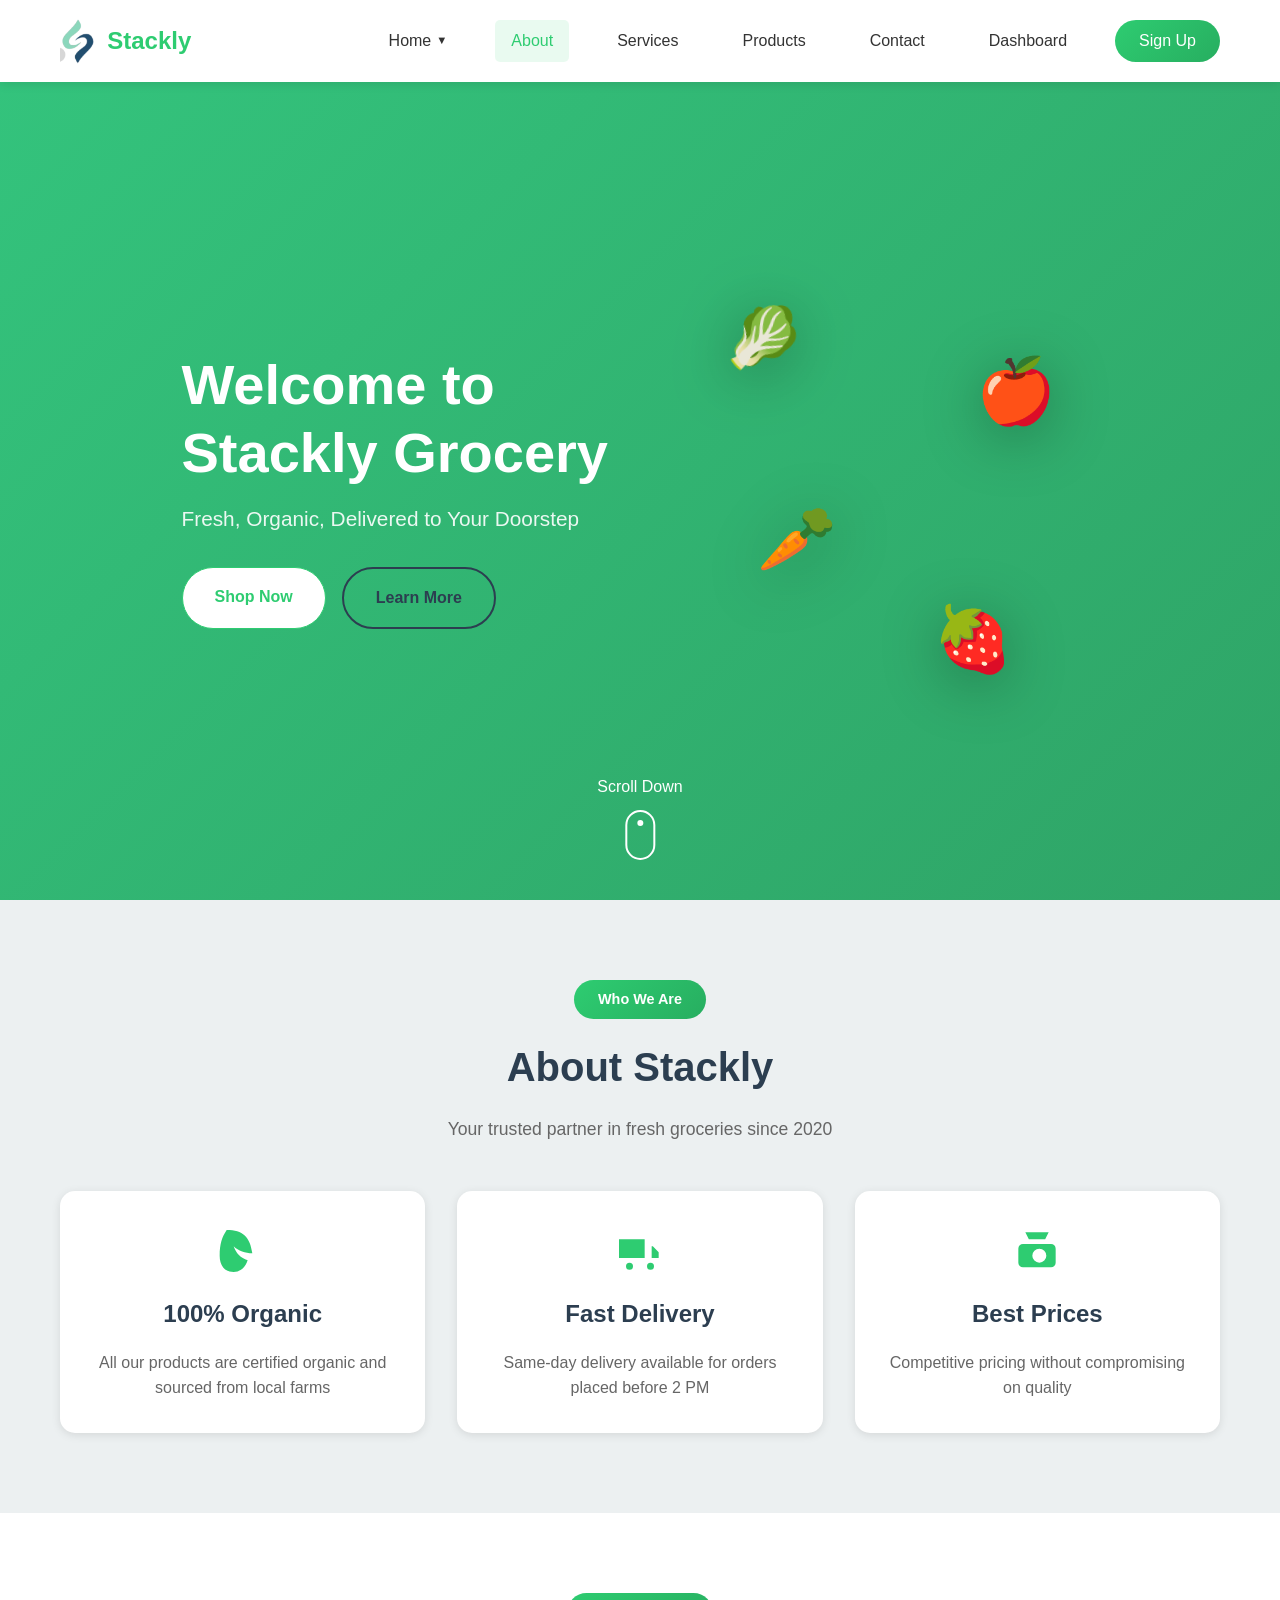
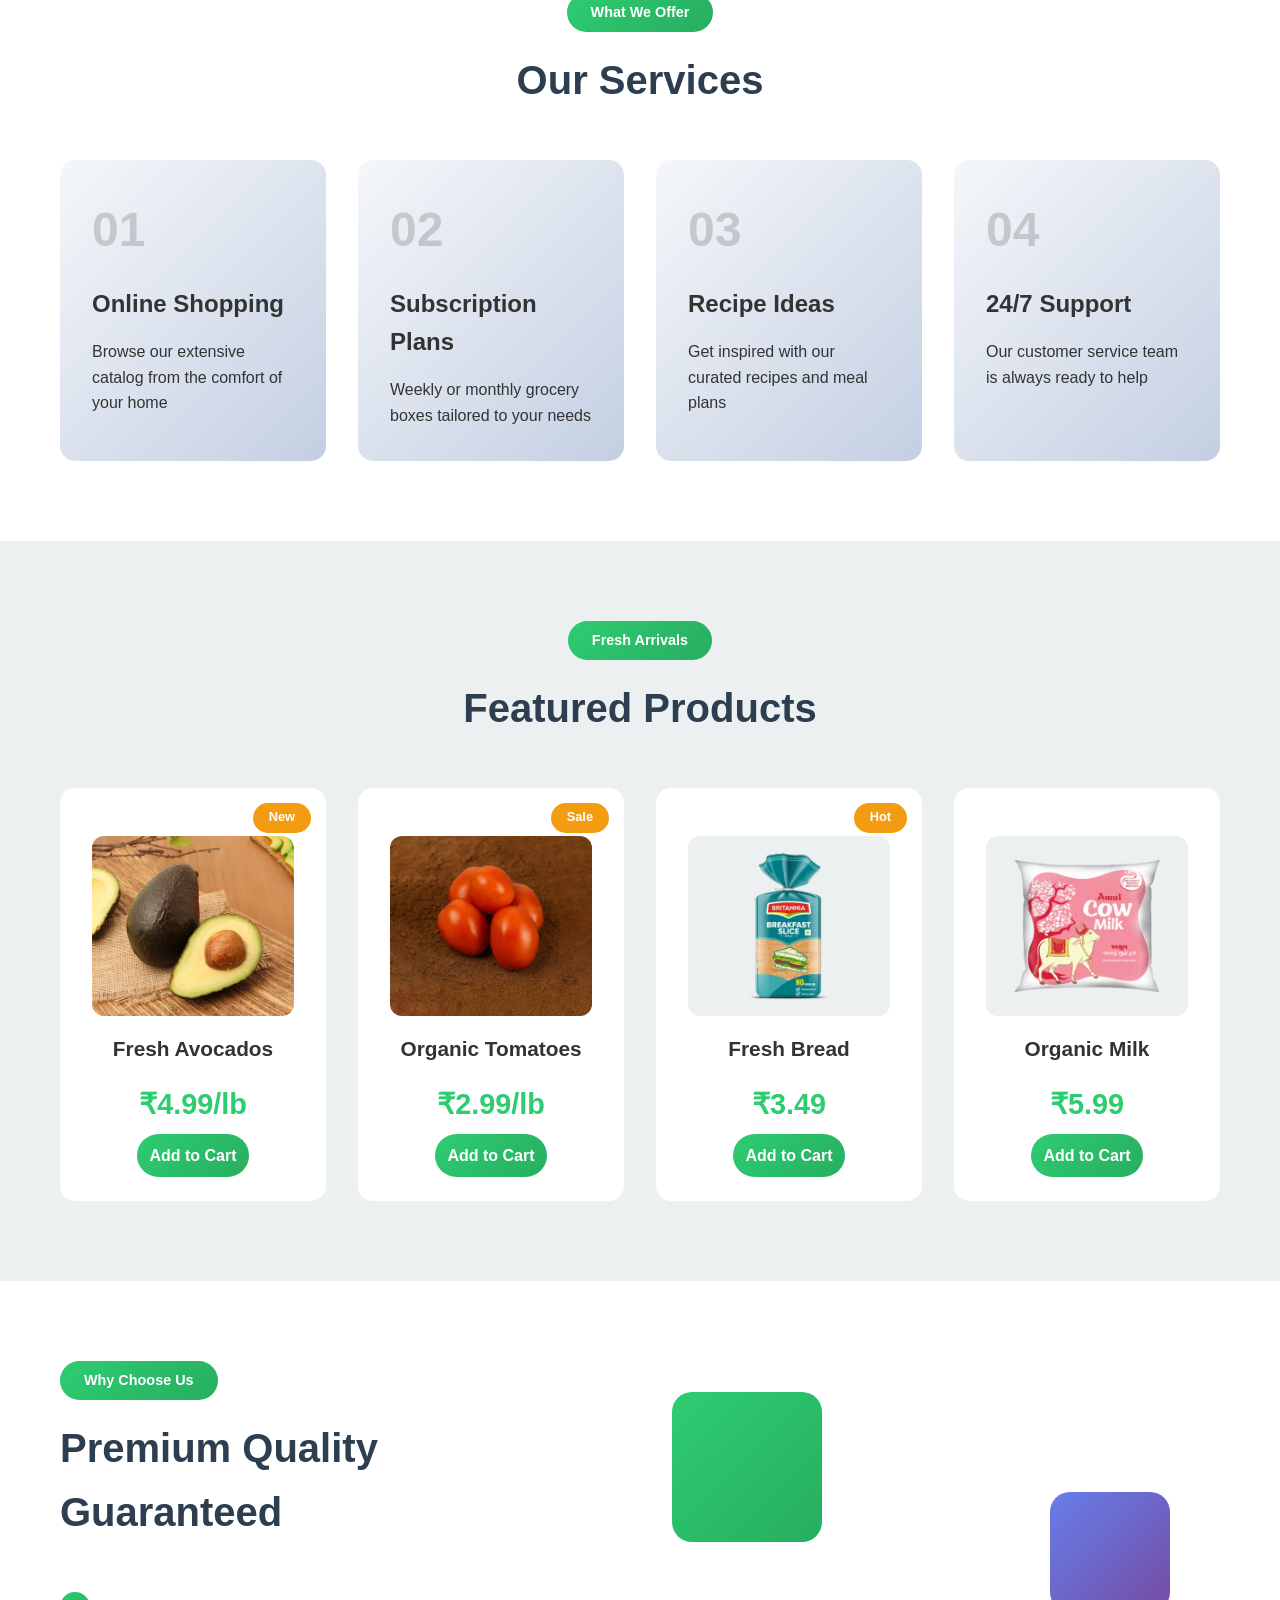
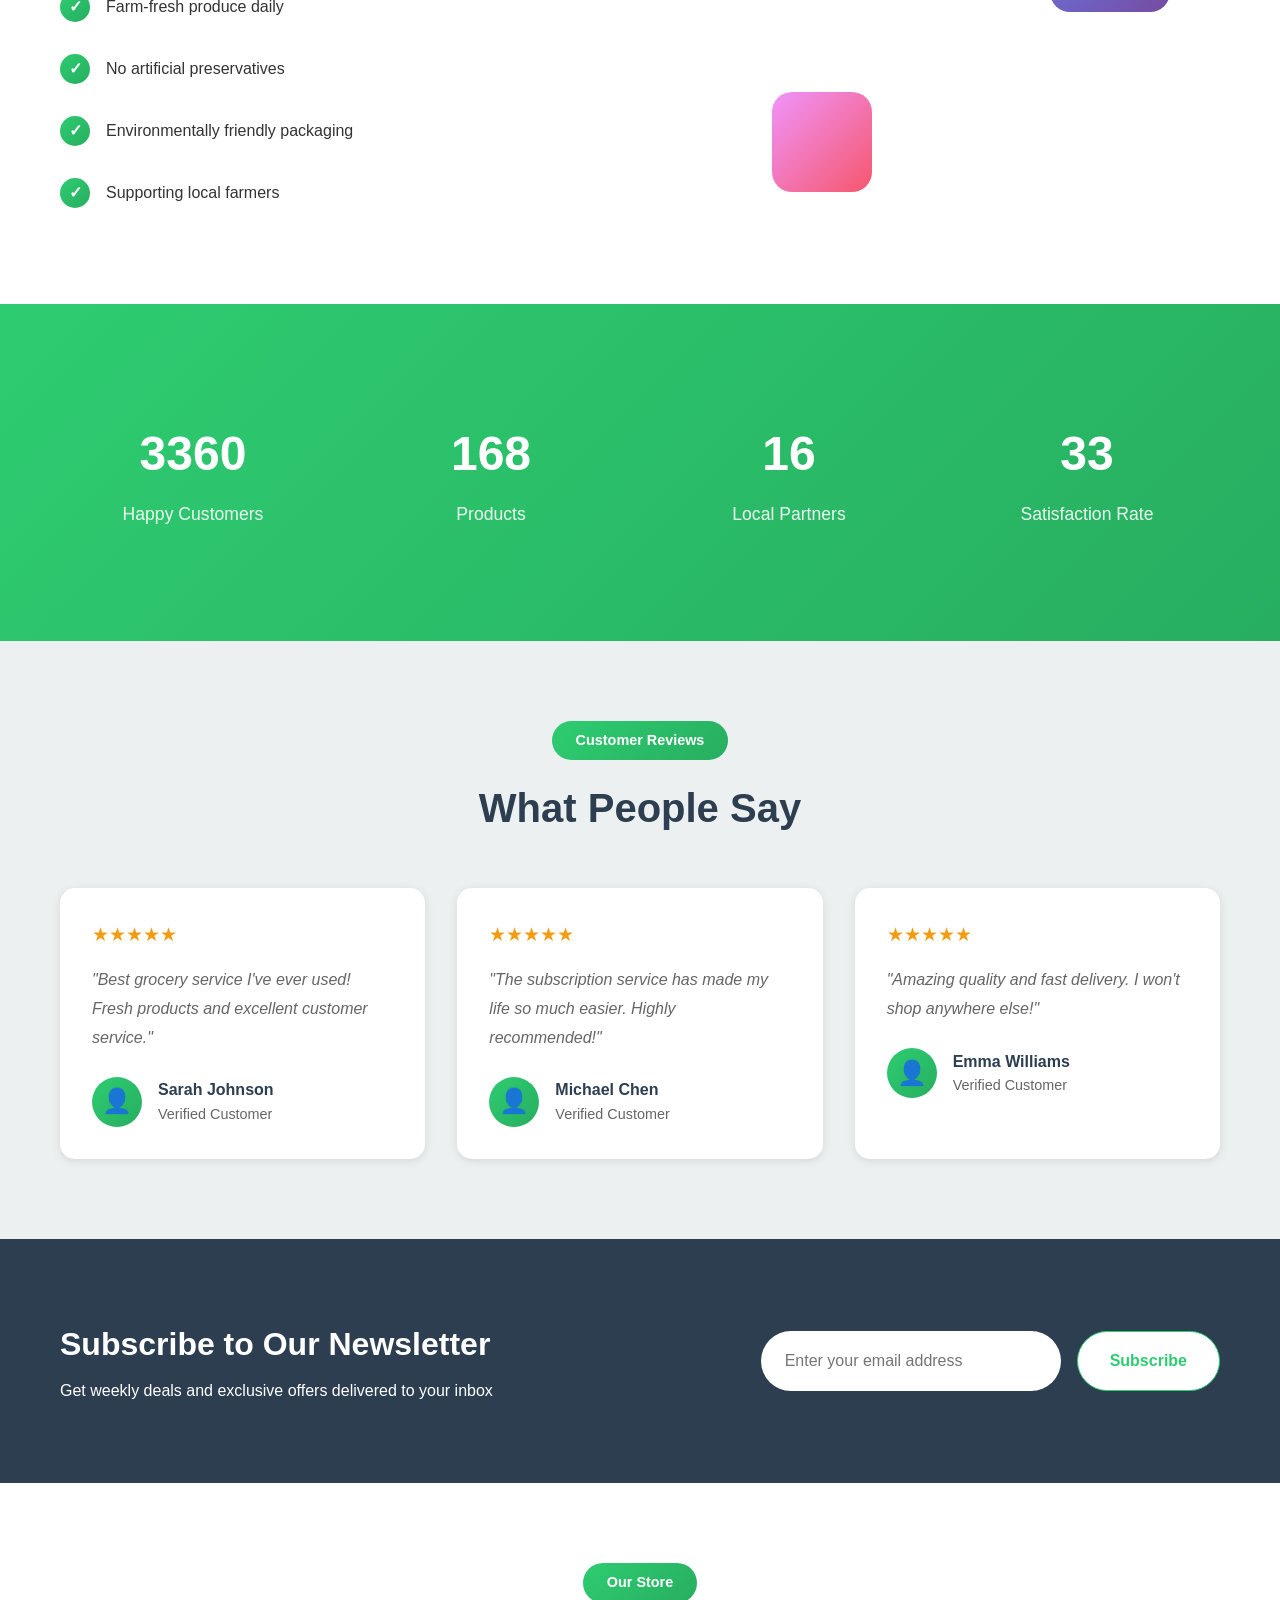
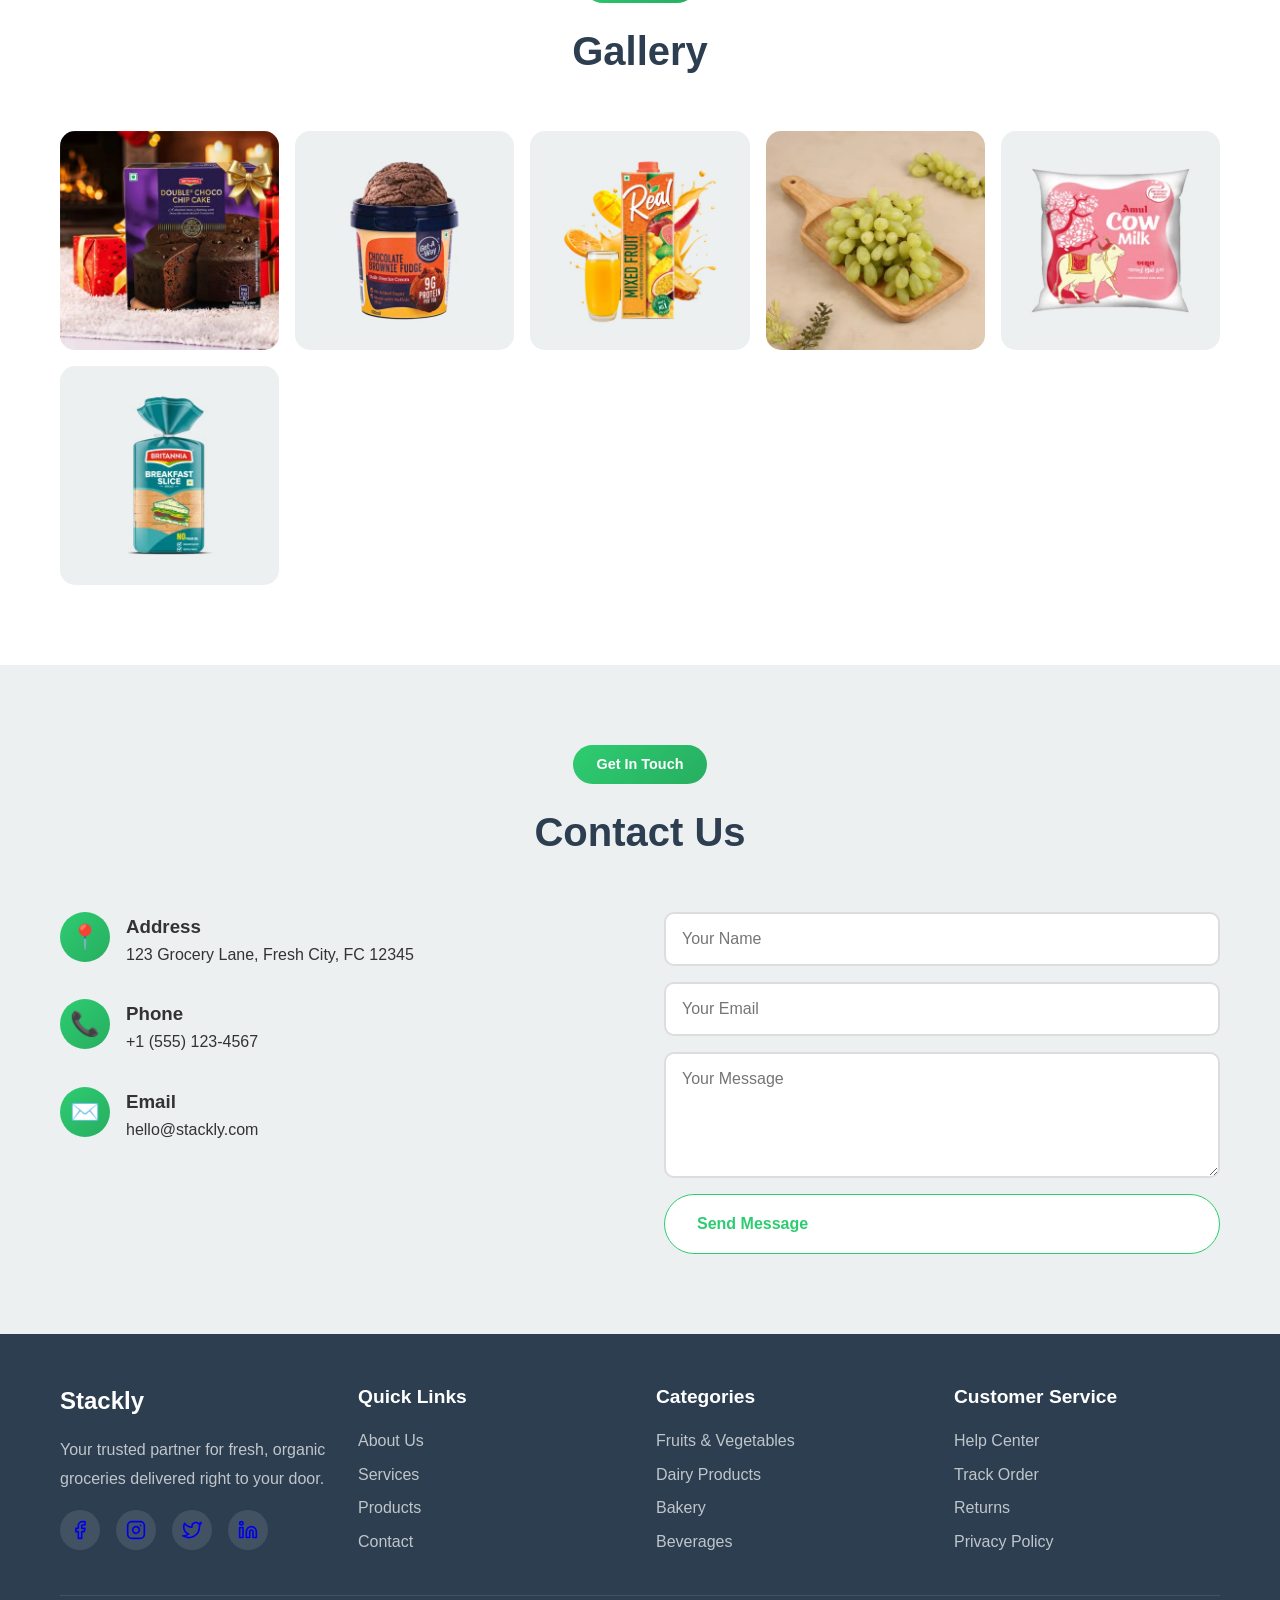
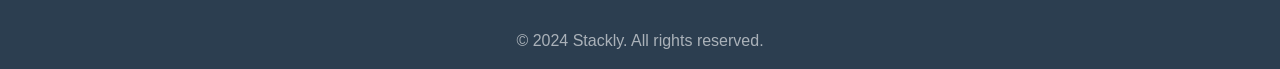
<file: index.html>
<!DOCTYPE html>
<html lang="en">
<head>
    <meta charset="UTF-8">
    <meta name="viewport" content="width=device-width, initial-scale=1.0">
    <title>Stackly</title>
    <link rel="stylesheet" href="styles.css">
</head>
<body>
    <!-- Navigation -->
      <nav class="navbar">
        <div class="container">
            <div class="nav-wrapper">
                <a href="index.html" class="logo">
                    <img src="images/logo.webp">
                    <span class="logo-text">Stackly</span>
                </a>
                <ul class="nav-menu">
                    <li class="nav-item dropdown">
                        <a href="#" class="nav-link">Home <span class="arrow">▼</span></a>
                        <ul class="dropdown-menu">
                            <li><a href="index.html">Home 1</a></li>
                            <li><a href="home2.html">Home 2</a></li>
                        </ul>
                    </li>
                    <li class="nav-item"><a href="about.html" class="nav-link active">About</a></li>
                    <li class="nav-item"><a href="services.html" class="nav-link">Services</a></li>
                    <li class="nav-item"><a href="products.html" class="nav-link">Products</a></li>
                    <li class="nav-item"><a href="contact.html" class="nav-link">Contact</a></li>
                    <li class="nav-item"><a href="dashboard.html" class="nav-link">Dashboard</a></li>
                    <li class="nav-item"><a href="signup.html" class="nav-link btn-signup">Sign Up</a></li>
                </ul>
                <button class="mobile-toggle">
                    <span></span>
                    <span></span>
                    <span></span>
                </button>
            </div>
        </div>
    </nav>
    <!-- Section 1: Hero -->
    <section class="hero" id="hero">
        <div class="hero-bg"></div>
        <div class="container">
            <div class="hero-content">
                <h1 class="hero-title">
                    <span class="title-line">Welcome to</span>
                    <span class="title-line">Stackly Grocery</span>
                </h1>
                <p class="hero-subtitle">Fresh, Organic, Delivered to Your Doorstep</p>
                <div class="hero-buttons">
                    <a href="404.html" class="btn btn-primary">Shop Now</a>
                    <a href="404.html" class="btn btn-secondary">Learn More</a>
                </div>
            </div>
            <div class="hero-image">
                <div class="floating-card card-1">🥬</div>
                <div class="floating-card card-2">🍎</div>
                <div class="floating-card card-3">🥕</div>
                <div class="floating-card card-4">🍓</div>
            </div>
        </div>
        <div class="scroll-indicator">
            <span>Scroll Down</span>
            <div class="scroll-arrow"></div>
        </div>
    </section>

    <!-- Section 2: About -->
    <section class="about" id="about">
        <div class="container">
            <div class="section-header">
                <span class="section-tag">Who We Are</span>
                <h2 class="section-title">About Stackly</h2>
                <p class="section-subtitle">Your trusted partner in fresh groceries since 2020</p>
            </div>
            <div class="about-grid">
                <div class="about-card">
                    <div class="card-icon" aria-hidden="true">
                        <svg viewBox="0 0 24 24" xmlns="http://www.w3.org/2000/svg">
                            <path d="M5 3c7 0 10 3 11 10-3 0-6-1-8-3 1 3 3 5 6 6-1 3-3 5-6 5-4 0-6-3-6-7C2 9 3 6 5 3Z"/>
                        </svg>
                    </div>
                    <h3>100% Organic</h3>
                    <p>All our products are certified organic and sourced from local farms</p>
                </div>
                <div class="about-card">
                    <div class="card-icon" aria-hidden="true">
                        <svg viewBox="0 0 24 24" xmlns="http://www.w3.org/2000/svg">
                            <path d="M3 7h11v8H3V7Zm11 3h3.5L20 12.5V15h-3V10ZM6 18.5A1.5 1.5 0 1 1 9 18.5 1.5 1.5 0 0 1 6 18.5Zm9 0A1.5 1.5 0 1 1 18 18.5 1.5 1.5 0 0 1 15 18.5Z"/>
                        </svg>
                    </div>
                    <h3>Fast Delivery</h3>
                    <p>Same-day delivery available for orders placed before 2 PM</p>
                </div>
                <div class="about-card">
                    <div class="card-icon" aria-hidden="true">
                        <svg viewBox="0 0 24 24" xmlns="http://www.w3.org/2000/svg">
                            <path d="M7 4h10l-1.5 3H8.5L7 4Zm-1 5h12a2 2 0 0 1 2 2v6a2 2 0 0 1-2 2H6a2 2 0 0 1-2-2v-6a2 2 0 0 1 2-2Zm7 2a3 3 0 1 0 3 3 3 3 0 0 0-3-3Z"/>
                        </svg>
                    </div>
                    <h3>Best Prices</h3>
                    <p>Competitive pricing without compromising on quality</p>
                </div>
            </div>
        </div>
    </section>

    <!-- Section 3: Services -->
    <section class="services" id="services">
        <div class="container">
            <div class="section-header">
                <span class="section-tag">What We Offer</span>
                <h2 class="section-title">Our Services</h2>
            </div>
            <div class="services-grid">
                <div class="service-item">
                    <div class="service-number">01</div>
                    <h3>Online Shopping</h3>
                    <p>Browse our extensive catalog from the comfort of your home</p>
                </div>
                <div class="service-item">
                    <div class="service-number">02</div>
                    <h3>Subscription Plans</h3>
                    <p>Weekly or monthly grocery boxes tailored to your needs</p>
                </div>
                <div class="service-item">
                    <div class="service-number">03</div>
                    <h3>Recipe Ideas</h3>
                    <p>Get inspired with our curated recipes and meal plans</p>
                </div>
                <div class="service-item">
                    <div class="service-number">04</div>
                    <h3>24/7 Support</h3>
                    <p>Our customer service team is always ready to help</p>
                </div>
            </div>
        </div>
    </section>

    <!-- Section 4: Products -->
    <section class="products" id="products">
        <div class="container">
            <div class="section-header">
                <span class="section-tag">Fresh Arrivals</span>
                <h2 class="section-title">Featured Products</h2>
            </div>
            <div class="products-grid">
                <div class="product-card">
                    <div class="product-badge">New</div>
                    <div class="product-image">
                        <img src="images/avacado.webp"
                             alt="Fresh avocados" loading="lazy">
                    </div>
                    <h3>Fresh Avocados</h3>
                    <p class="product-price">₹4.99/lb</p>
                    <a href="404.html" class="btn-add">Add to Cart</a>
                </div>
                <div class="product-card">
                    <div class="product-badge">Sale</div>
                    <div class="product-image">
                        <img src="images/tomato.webp"
                             alt="Organic tomatoes" loading="lazy">
                    </div>
                    <h3>Organic Tomatoes</h3>
                    <p class="product-price">₹2.99/lb</p>
                    <a href="404.html" class="btn-add">Add to Cart</a>
                </div>
                <div class="product-card">
                    <div class="product-badge">Hot</div>
                    <div class="product-image">
                        <img src="images/bread.webp"
                             alt="Fresh baked bread" loading="lazy">
                    </div>
                    <h3>Fresh Bread</h3>
                    <p class="product-price">₹3.49</p>
                    <a href="404.html" class="btn-add">Add to Cart</a>
                </div>
                <div class="product-card">
                    <div class="product-image">
                        <img src="images/milk.webp"
                             alt="Bottle of organic milk" loading="lazy">
                    </div>
                    <h3>Organic Milk</h3>
                    <p class="product-price">₹5.99</p>
                    <a href="404.html" class="btn-add">Add to Cart</a>
                </div>
            </div>
        </div>
    </section>

    <!-- Section 5: Features -->
    <section class="features">
        <div class="container">
            <div class="features-wrapper">
                <div class="features-content">
                    <span class="section-tag">Why Choose Us</span>
                    <h2 class="section-title">Premium Quality Guaranteed</h2>
                    <ul class="features-list">
                        <li class="feature-item">
                            <span class="check-icon">✓</span>
                            <span>Farm-fresh produce daily</span>
                        </li>
                        <li class="feature-item">
                            <span class="check-icon">✓</span>
                            <span>No artificial preservatives</span>
                        </li>
                        <li class="feature-item">
                            <span class="check-icon">✓</span>
                            <span>Environmentally friendly packaging</span>
                        </li>
                        <li class="feature-item">
                            <span class="check-icon">✓</span>
                            <span>Supporting local farmers</span>
                        </li>
                    </ul>
                </div>
                <div class="features-visual">
                    <div class="floating-box box-1"></div>
                    <div class="floating-box box-2"></div>
                    <div class="floating-box box-3"></div>
                </div>
            </div>
        </div>
    </section>

    <!-- Section 6: Statistics -->
    <section class="stats">
        <div class="container">
            <div class="stats-grid">
                <div class="stat-item">
                    <div class="stat-number" data-count="10000">0</div>
                    <div class="stat-label">Happy Customers</div>
                </div>
                <div class="stat-item">
                    <div class="stat-number" data-count="500">0</div>
                    <div class="stat-label">Products</div>
                </div>
                <div class="stat-item">
                    <div class="stat-number" data-count="50">0</div>
                    <div class="stat-label">Local Partners</div>
                </div>
                <div class="stat-item">
                    <div class="stat-number" data-count="99">0</div>
                    <div class="stat-label">Satisfaction Rate</div>
                </div>
            </div>
        </div>
    </section>

    <!-- Section 7: Testimonials -->
    <section class="testimonials">
        <div class="container">
            <div class="section-header">
                <span class="section-tag">Customer Reviews</span>
                <h2 class="section-title">What People Say</h2>
            </div>
            <div class="testimonials-grid">
                <div class="testimonial-card">
                    <div class="rating">★★★★★</div>
                    <p class="testimonial-text">"Best grocery service I've ever used! Fresh products and excellent customer service."</p>
                    <div class="testimonial-author">
                        <div class="author-avatar">👤</div>
                        <div>
                            <div class="author-name">Sarah Johnson</div>
                            <div class="author-role">Verified Customer</div>
                        </div>
                    </div>
                </div>
                <div class="testimonial-card">
                    <div class="rating">★★★★★</div>
                    <p class="testimonial-text">"The subscription service has made my life so much easier. Highly recommended!"</p>
                    <div class="testimonial-author">
                        <div class="author-avatar">👤</div>
                        <div>
                            <div class="author-name">Michael Chen</div>
                            <div class="author-role">Verified Customer</div>
                        </div>
                    </div>
                </div>
                <div class="testimonial-card">
                    <div class="rating">★★★★★</div>
                    <p class="testimonial-text">"Amazing quality and fast delivery. I won't shop anywhere else!"</p>
                    <div class="testimonial-author">
                        <div class="author-avatar">👤</div>
                        <div>
                            <div class="author-name">Emma Williams</div>
                            <div class="author-role">Verified Customer</div>
                        </div>
                    </div>
                </div>
            </div>
        </div>
    </section>

    <!-- Section 8: Newsletter -->
    <section class="newsletter">
        <div class="container">
            <div class="newsletter-wrapper">
                <div class="newsletter-content">
                    <h2>Subscribe to Our Newsletter</h2>
                    <p>Get weekly deals and exclusive offers delivered to your inbox</p>
                </div>
                <div class="newsletter-form">
                    <input type="email" placeholder="Enter your email address" class="newsletter-input">
                    <a href="404.html" class="btn btn-primary">Subscribe</a>
                </div>
            </div>
        </div>
    </section>

    <!-- Section 9: Gallery -->
    <section class="gallery">
        <div class="container">
            <div class="section-header">
                <span class="section-tag">Our Store</span>
                <h2 class="section-title">Gallery</h2>
            </div>
            <div class="gallery-grid">
                <div class="gallery-item">
                    <img src="images/cake.webp"
                         alt="Stackly grocery store interior" loading="lazy">
                </div>
                <div class="gallery-item">
                    <img src="images/icecream.webp"
                         alt="Fresh corn and vegetables" loading="lazy">
                </div>
                <div class="gallery-item">
                    <img src="images/juice.webp"
                         alt="Grapes and assorted fruits" loading="lazy">
                </div>
                <div class="gallery-item">
                    <img src="images/grapes.webp"
                         alt="Green vegetables on display" loading="lazy">
                </div>
                <div class="gallery-item">
                    <img src="images/milk.webp"
                         alt="Fresh citrus fruits" loading="lazy">
                </div>
                <div class="gallery-item">
                    <img src="images/bread.webp"
                         alt="Leafy greens in grocery section" loading="lazy">
                </div>
            </div>
        </div>
    </section>

    <!-- Section 10: Contact -->
    <section class="contact" id="contact">
        <div class="container">
            <div class="section-header">
                <span class="section-tag">Get In Touch</span>
                <h2 class="section-title">Contact Us</h2>
            </div>
            <div class="contact-grid">
                <div class="contact-info">
                    <div class="contact-item">
                        <div class="contact-icon">📍</div>
                        <div>
                            <h3>Address</h3>
                            <p>123 Grocery Lane, Fresh City, FC 12345</p>
                        </div>
                    </div>
                    <div class="contact-item">
                        <div class="contact-icon">📞</div>
                        <div>
                            <h3>Phone</h3>
                            <p>+1 (555) 123-4567</p>
                        </div>
                    </div>
                    <div class="contact-item">
                        <div class="contact-icon">✉️</div>
                        <div>
                            <h3>Email</h3>
                            <p>hello@stackly.com</p>
                        </div>
                    </div>
                </div>
                <form class="contact-form">
                    <input type="text" placeholder="Your Name" class="form-input">
                    <input type="email" placeholder="Your Email" class="form-input">
                    <textarea placeholder="Your Message" rows="5" class="form-input"></textarea>
                    <a href="404.html" class="btn btn-primary">Send Message</a>
                </form>
            </div>
        </div>
    </section>

    <!-- Footer -->
    <footer class="footer">
        <div class="container">
            <div class="footer-grid">
                <div class="footer-col">
                    <div class="footer-logo">
                       
                        <span class="logo-text">Stackly</span>
                    </div>
                    <p>Your trusted partner for fresh, organic groceries delivered right to your door.</p>
                    <div class="social-links">
                        <a href="404.html" class="social-link"><svg xmlns="http://www.w3.org/2000/svg" width="20" height="20" viewBox="0 0 24 24" fill="none" stroke="currentColor" stroke-width="2" stroke-linecap="round" stroke-linejoin="round"><path d="M18 2h-3a5 5 0 0 0-5 5v3H7v4h3v8h4v-8h3l1-4h-4V7a1 1 0 0 1 1-1h3z"></path></svg></a>
                        <a href="404.html" class="social-link"><svg xmlns="http://www.w3.org/2000/svg" width="20" height="20" viewBox="0 0 24 24" fill="none" stroke="currentColor" stroke-width="2" stroke-linecap="round" stroke-linejoin="round"><rect x="2" y="2" width="20" height="20" rx="5" ry="5"></rect><path d="m16 11.37A4 4 0 1 1 12.63 8 4 4 0 0 1 16 11.37z"></path><line x1="17.5" y1="6.5" x2="17.5" y2="6.5"></line></svg></a>
                        <a href="404.html" class="social-link"><svg xmlns="http://www.w3.org/2000/svg" width="20" height="20" viewBox="0 0 24 24" fill="none" stroke="currentColor" stroke-width="2" stroke-linecap="round" stroke-linejoin="round"><path d="M23 3a10.9 10.9 0 0 1-3.14 1.53 4.48 4.48 0 0 0-7.86 3v1A10.66 10.66 0 0 1 3 4s-4 9 5 13a11.64 11.64 0 0 1-7 2c9 5 20 0 20-11.5a4.5 4.5 0 0 0-.08-.83A7.72 7.72 0 0 0 23 3z"></path></svg></a>
                        <a href="404.html" class="social-link"><svg xmlns="http://www.w3.org/2000/svg" width="20" height="20" viewBox="0 0 24 24" fill="none" stroke="currentColor" stroke-width="2" stroke-linecap="round" stroke-linejoin="round"><path d="M16 8a6 6 0 0 1 6 6v7h-4v-7a2 2 0 0 0-2-2 2 2 0 0 0-2 2v7h-4v-7a6 6 0 0 1 6-6z"></path><rect x="2" y="9" width="4" height="12"></rect><circle cx="4" cy="4" r="2"></circle></svg></a>
                    </div>
                </div>
                <div class="footer-col">
                    <h4>Quick Links</h4>
                    <ul class="footer-links">
                        <li><a href="#about">About Us</a></li>
                        <li><a href="#services">Services</a></li>
                        <li><a href="#products">Products</a></li>
                        <li><a href="#contact">Contact</a></li>
                    </ul>
                </div>
                <div class="footer-col">
                    <h4>Categories</h4>
                    <ul class="footer-links">
                        <li><a href="404.html">Fruits & Vegetables</a></li>
                        <li><a href="404.html">Dairy Products</a></li>
                        <li><a href="404.html">Bakery</a></li>
                        <li><a href="404.html">Beverages</a></li>
                    </ul>
                </div>
                <div class="footer-col">
                    <h4>Customer Service</h4>
                    <ul class="footer-links">
                        <li><a href="404.html">Help Center</a></li>
                        <li><a href="404.html">Track Order</a></li>
                        <li><a href="404.html">Returns</a></li>
                        <li><a href="404.html">Privacy Policy</a></li>
                    </ul>
                </div>
            </div>
            <div class="footer-bottom">
                <p>&copy; 2024 Stackly. All rights reserved.</p>
            </div>
        </div>
    </footer>

    <script src="script.js"></script>
</body>
</html>
</file>
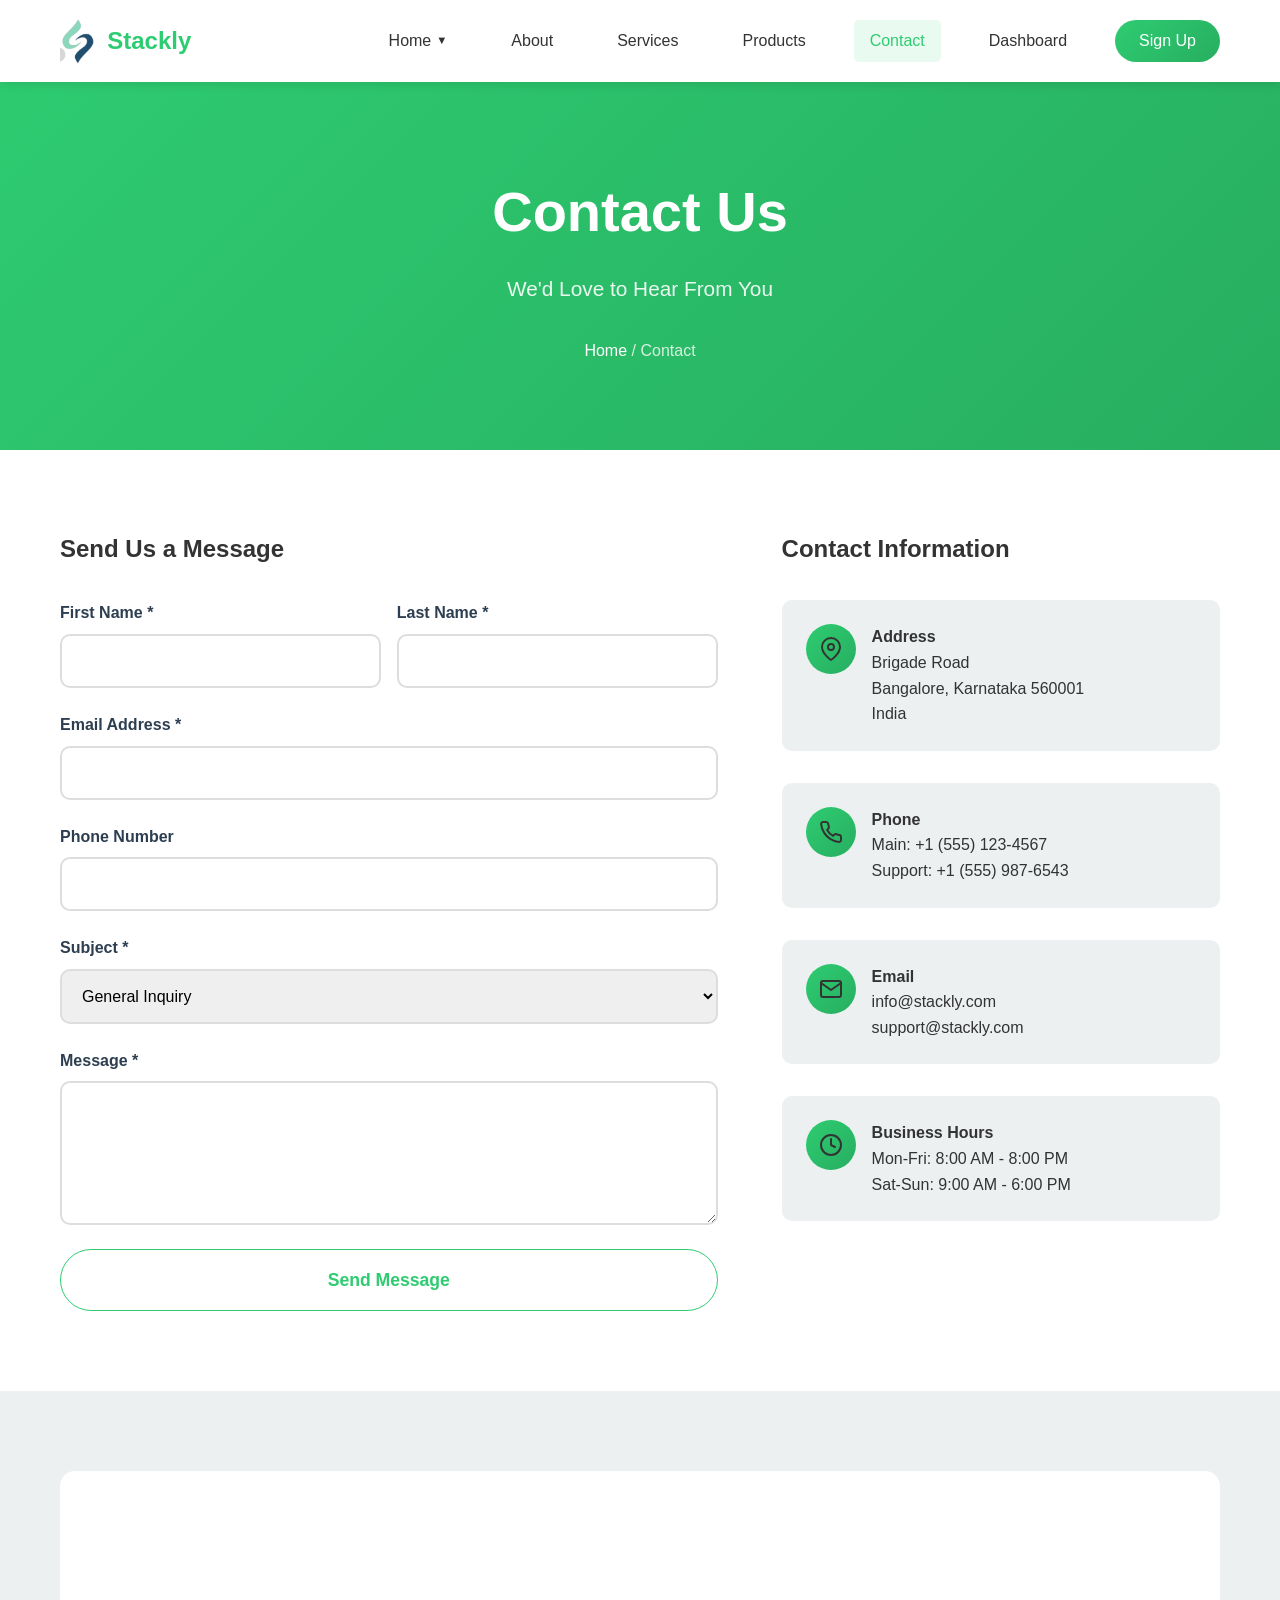
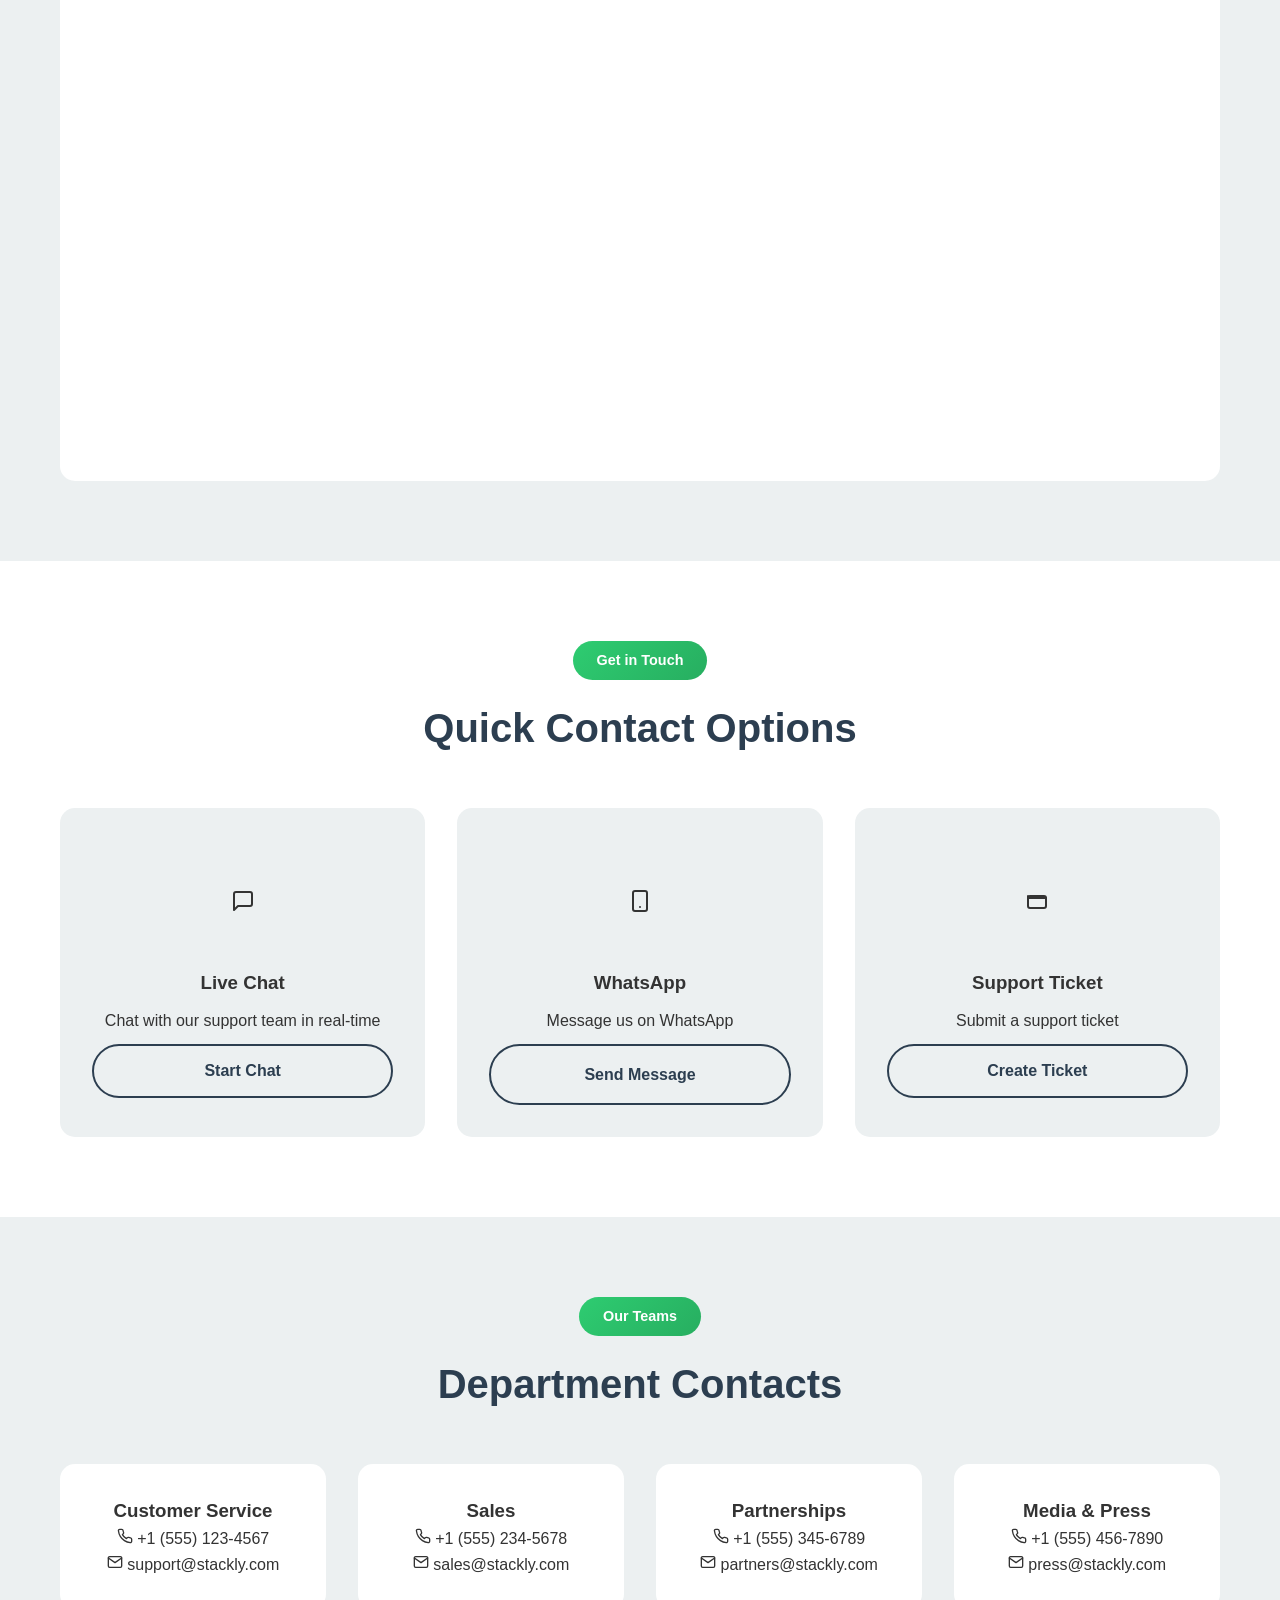
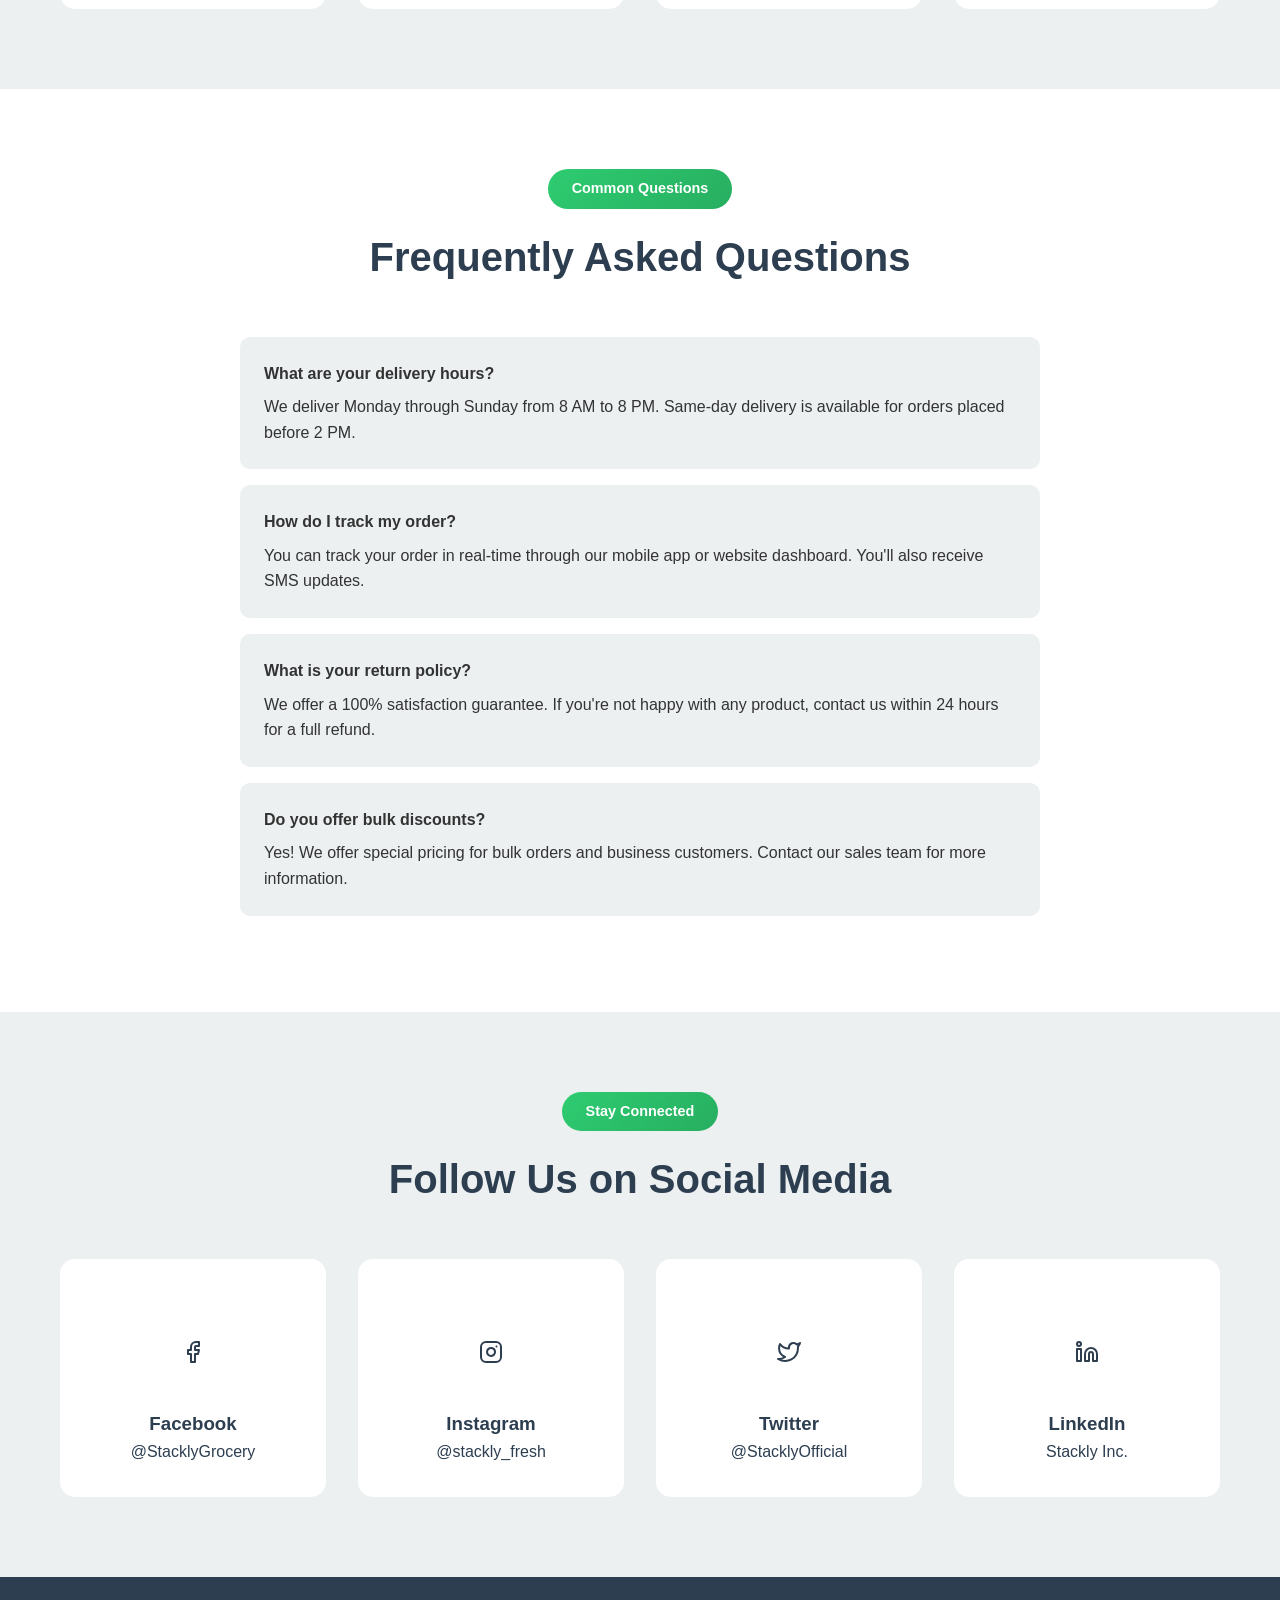
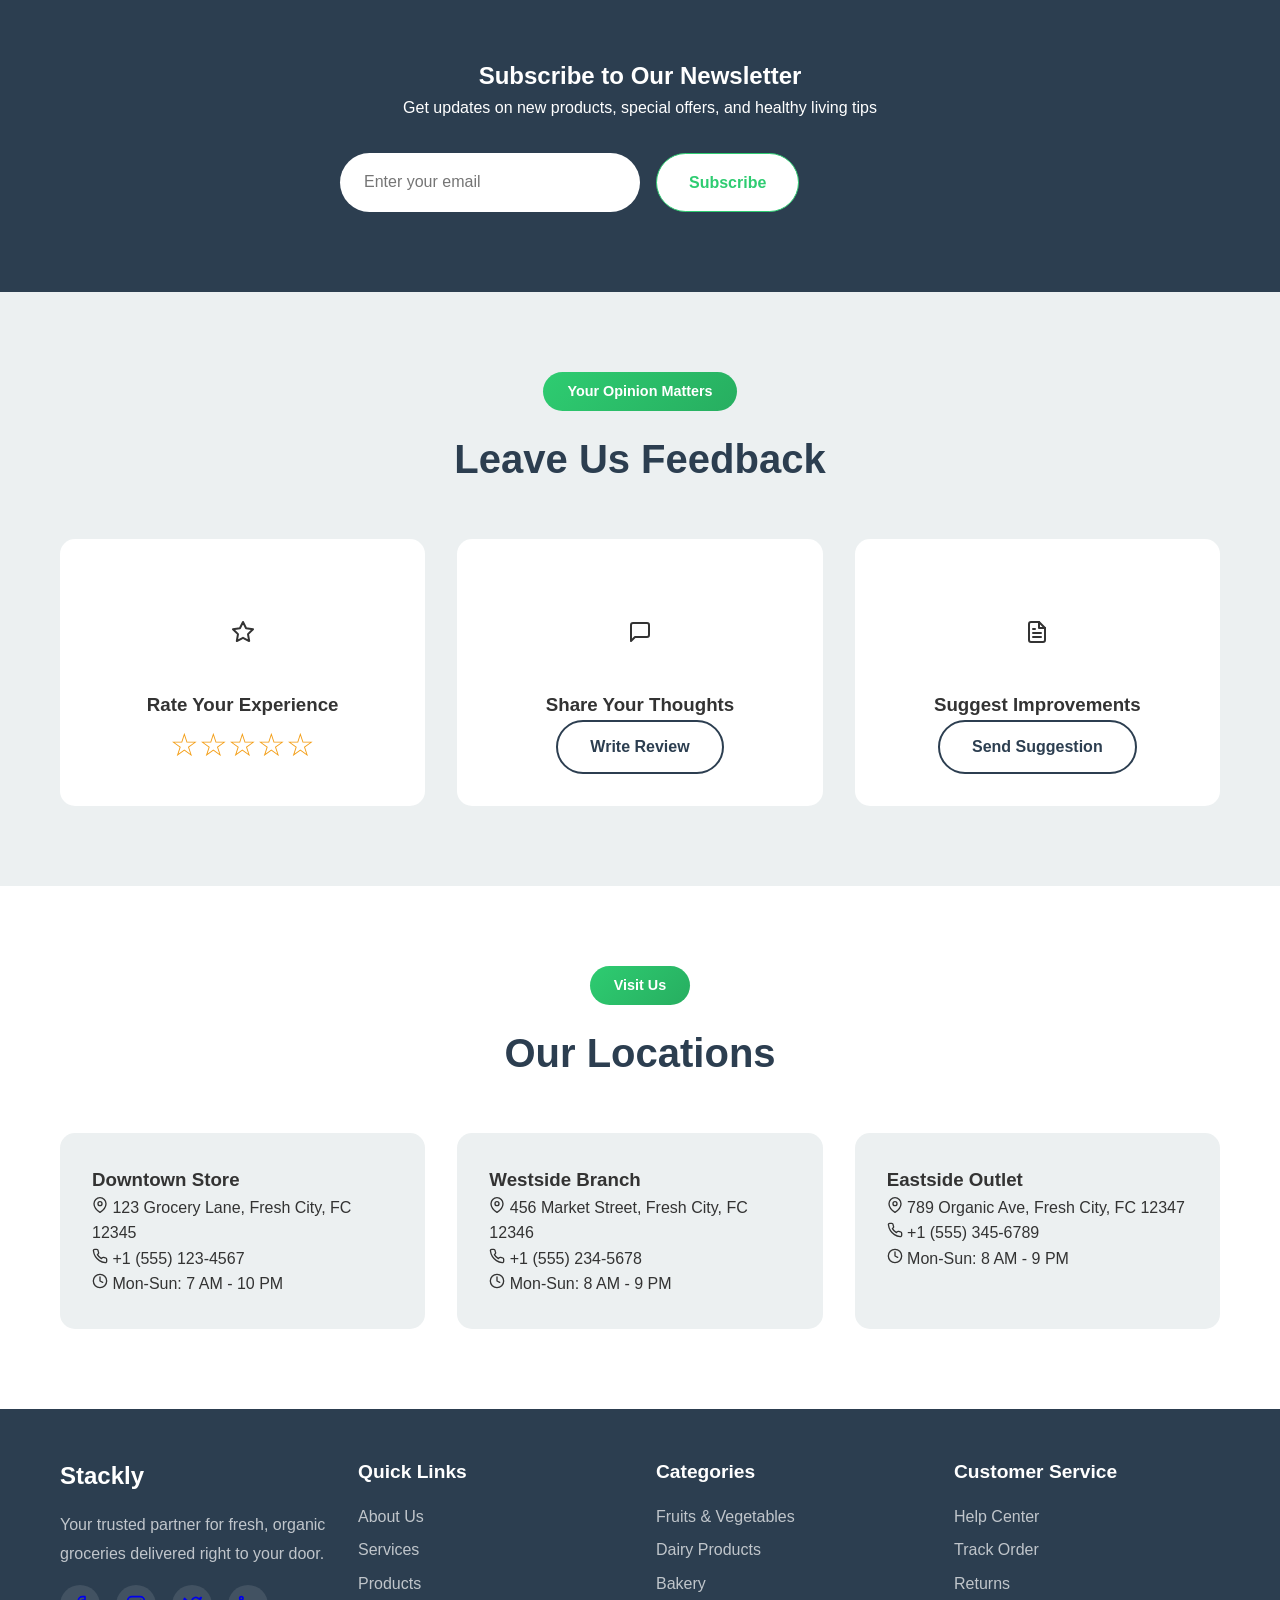
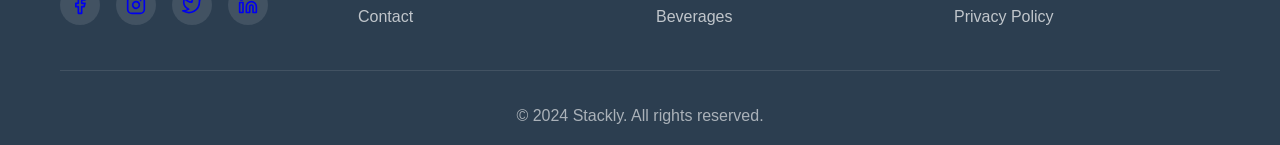
<file: contact.html>
<!DOCTYPE html>
<html lang="en">
<head>
    <meta charset="UTF-8">
    <meta name="viewport" content="width=device-width, initial-scale=1.0">
    <title>Stackly</title>
    <link rel="stylesheet" href="styles.css">
</head>
<body>
    <!-- Navigation -->
    <nav class="navbar">
        <div class="container">
            <div class="nav-wrapper">
                <a href="index.html" class="logo">
                    <img src="images/logo.webp">
                    <span class="logo-text">Stackly</span>
                </a>
                <ul class="nav-menu">
                    <li class="nav-item dropdown">
                        <a href="#" class="nav-link">Home <span class="arrow">▼</span></a>
                        <ul class="dropdown-menu">
                            <li><a href="index.html">Home 1</a></li>
                            <li><a href="home2.html">Home 2</a></li>
                        </ul>
                    </li>
                    <li class="nav-item"><a href="about.html" class="nav-link">About</a></li>
                    <li class="nav-item"><a href="services.html" class="nav-link">Services</a></li>
                    <li class="nav-item"><a href="products.html" class="nav-link">Products</a></li>
                    <li class="nav-item"><a href="contact.html" class="nav-link active">Contact</a></li>
                    <li class="nav-item"><a href="dashboard.html" class="nav-link">Dashboard</a></li>
                    <li class="nav-item"><a href="signup.html" class="nav-link btn-signup">Sign Up</a></li>
                </ul>
                <button class="mobile-toggle">
                    <span></span>
                    <span></span>
                    <span></span>
                </button>
            </div>
        </div>
    </nav>

    <!-- Section 1: Page Hero -->
    <section class="page-hero">
        <div class="hero-bg"></div>
        <div class="container">
            <div class="page-hero-content">
                <h1 class="page-title">Contact Us</h1>
                <p class="page-subtitle">We'd Love to Hear From You</p>
                <div class="breadcrumb">
                    <a href="index.html">Home</a> / <span>Contact</span>
                </div>
            </div>
        </div>
    </section>

    <!-- Section 2: Contact Form & Info -->
    <section class="contact-main">
        <div class="container">
            <div class="contact-layout">
                <div class="contact-form-section">
                    <h2>Send Us a Message</h2>
                    <form class="main-contact-form" id="contactForm">
                        <div class="form-row">
                            <div class="form-group">
                                <label>First Name *</label>
                                <input type="text" class="form-input" required>
                            </div>
                            <div class="form-group">
                                <label>Last Name *</label>
                                <input type="text" class="form-input" required>
                            </div>
                        </div>
                        <div class="form-group">
                            <label>Email Address *</label>
                            <input type="email" class="form-input" required>
                        </div>
                        <div class="form-group">
                            <label>Phone Number</label>
                            <input type="tel" class="form-input">
                        </div>
                        <div class="form-group">
                            <label>Subject *</label>
                            <select class="form-input">
                                <option>General Inquiry</option>
                                <option>Order Support</option>
                                <option>Product Question</option>
                                <option>Partnership</option>
                                <option>Feedback</option>
                            </select>
                        </div>
                        <div class="form-group">
                            <label>Message *</label>
                            <textarea class="form-input" rows="6" required></textarea>
                        </div>
                        <button type="submit" class="btn btn-primary btn-large">Send Message</button>
                    </form>
                </div>
                <div class="contact-info-section">
                    <h2>Contact Information</h2>
                    <div class="contact-detail">
                        <div class="detail-icon"><svg xmlns="http://www.w3.org/2000/svg" width="24" height="24" viewBox="0 0 24 24" fill="none" stroke="currentColor" stroke-width="2" stroke-linecap="round" stroke-linejoin="round"><path d="M21 10c0 7-9 13-9 13s-9-6-9-13a9 9 0 0 1 18 0z"></path><circle cx="12" cy="10" r="3"></circle></svg></div>
                        <div class="detail-content">
                            <h4>Address</h4>
                            <p>Brigade Road<br>Bangalore, Karnataka 560001<br>India</p>
                        </div>
                    </div>
                    <div class="contact-detail">
                        <div class="detail-icon"><svg xmlns="http://www.w3.org/2000/svg" width="24" height="24" viewBox="0 0 24 24" fill="none" stroke="currentColor" stroke-width="2" stroke-linecap="round" stroke-linejoin="round"><path d="M22 16.92v3a2 2 0 0 1-2.18 2 19.79 19.79 0 0 1-8.63-3.07 19.5 19.5 0 0 1-6-6 19.79 19.79 0 0 1-3.07-8.67A2 2 0 0 1 4.11 2h3a2 2 0 0 1 2 1.72 12.84 12.84 0 0 0 .7 2.81 2 2 0 0 1-.45 2.11L8.09 9.91a16 16 0 0 0 6 6l1.27-1.27a2 2 0 0 1 2.11-.45 12.84 12.84 0 0 0 2.81.7A2 2 0 0 1 22 16.92z"></path></svg></div>
                        <div class="detail-content">
                            <h4>Phone</h4>
                            <p>Main: +1 (555) 123-4567<br>Support: +1 (555) 987-6543</p>
                        </div>
                    </div>
                    <div class="contact-detail">
                        <div class="detail-icon"><svg xmlns="http://www.w3.org/2000/svg" width="24" height="24" viewBox="0 0 24 24" fill="none" stroke="currentColor" stroke-width="2" stroke-linecap="round" stroke-linejoin="round"><path d="M4 4h16c1.1 0 2 .9 2 2v12c0 1.1-.9 2-2 2H4c-1.1 0-2-.9-2-2V6c0-1.1.9-2 2-2z"></path><polyline points="22,6 12,13 2,6"></polyline></svg></div>
                        <div class="detail-content">
                            <h4>Email</h4>
                            <p>info@stackly.com<br>support@stackly.com</p>
                        </div>
                    </div>
                    <div class="contact-detail">
                        <div class="detail-icon"><svg xmlns="http://www.w3.org/2000/svg" width="24" height="24" viewBox="0 0 24 24" fill="none" stroke="currentColor" stroke-width="2" stroke-linecap="round" stroke-linejoin="round"><circle cx="12" cy="12" r="10"></circle><polyline points="12,6 12,12 16,14"></polyline></svg></div>
                        <div class="detail-content">
                            <h4>Business Hours</h4>
                            <p>Mon-Fri: 8:00 AM - 8:00 PM<br>Sat-Sun: 9:00 AM - 6:00 PM</p>
                        </div>
                    </div>
                </div>
            </div>
        </div>
    </section>

    <!-- Section 3: Map -->
    <section class="map-section">
        <div class="container">
            <div class="map-placeholder">
                <iframe src="https://www.google.com/maps/embed?pb=!1m18!1m12!1m3!1d3888.0!2d77.5946!3d12.9716!2m3!1f0!2f0!3f0!3m2!1i1024!2i768!4f13.1!3m3!1m2!1s0x3bae1670c9b44e6d%3A0x73b6b3d1e4c6c1b!2sBrigade%20Road%2C%20Bangalore%2C%20Karnataka%2C%20India!5e0!3m2!1sen!2sus!4v1700000000!5m2!1sen!2sus" width="100%" height="450" style="border:0;" allowfullscreen="" loading="lazy" referrerpolicy="no-referrer-when-downgrade"></iframe>
            </div>
        </div>
    </section>

    <!-- Section 4: Quick Contact -->
    <section class="quick-contact">
        <div class="container">
            <div class="section-header">
                <span class="section-tag">Get in Touch</span>
                <h2 class="section-title">Quick Contact Options</h2>
            </div>
            <div class="quick-contact-grid">
                <div class="quick-contact-card">
                    <div class="qc-icon"><svg xmlns="http://www.w3.org/2000/svg" width="24" height="24" viewBox="0 0 24 24" fill="none" stroke="currentColor" stroke-width="2" stroke-linecap="round" stroke-linejoin="round"><path d="M21 15a2 2 0 0 1-2 2H7l-4 4V5a2 2 0 0 1 2-2h14a2 2 0 0 1 2 2z"></path></svg></div>
                    <h3>Live Chat</h3>
                    <p>Chat with our support team in real-time</p>
                    <button class="btn btn-secondary">Start Chat</button>
                </div>
                <div class="quick-contact-card">
                    <div class="qc-icon"><svg xmlns="http://www.w3.org/2000/svg" width="24" height="24" viewBox="0 0 24 24" fill="none" stroke="currentColor" stroke-width="2" stroke-linecap="round" stroke-linejoin="round"><rect x="5" y="2" width="14" height="20" rx="2" ry="2"></rect><line x1="12" y1="18" x2="12" y2="18"></line></svg></div>
                    <h3>WhatsApp</h3>
                    <p>Message us on WhatsApp</p>
                    <a href="404.html" class="btn btn-secondary">Send Message</a>
                </div>
                <div class="quick-contact-card">
                    <div class="qc-icon"><svg xmlns="http://www.w3.org/2000/svg" width="24" height="24" viewBox="0 0 24 24" fill="none" stroke="currentColor" stroke-width="2" stroke-linecap="round" stroke-linejoin="round"><path d="M3 7v10a2 2 0 0 0 2 2h14a2 2 0 0 0 2-2V9a2 2 0 0 0-2-2H5a2 2 0 0 0-2 2z"></path><line x1="3" y1="9" x2="21" y2="9"></line></svg></div>
                    <h3>Support Ticket</h3>
                    <p>Submit a support ticket</p>
                    <button class="btn btn-secondary">Create Ticket</button>
                </div>
            </div>
        </div>
    </section>

    <!-- Section 5: Departments -->
    <section class="departments">
        <div class="container">
            <div class="section-header">
                <span class="section-tag">Our Teams</span>
                <h2 class="section-title">Department Contacts</h2>
            </div>
            <div class="departments-grid">
                <div class="dept-card">
                    <h3>Customer Service</h3>
                    <p><svg xmlns="http://www.w3.org/2000/svg" width="16" height="16" viewBox="0 0 24 24" fill="none" stroke="currentColor" stroke-width="2" stroke-linecap="round" stroke-linejoin="round"><path d="M22 16.92v3a2 2 0 0 1-2.18 2 19.79 19.79 0 0 1-8.63-3.07 19.5 19.5 0 0 1-6-6 19.79 19.79 0 0 1-3.07-8.67A2 2 0 0 1 4.11 2h3a2 2 0 0 1 2 1.72 12.84 12.84 0 0 0 .7 2.81 2 2 0 0 1-.45 2.11L8.09 9.91a16 16 0 0 0 6 6l1.27-1.27a2 2 0 0 1 2.11-.45 12.84 12.84 0 0 0 2.81.7A2 2 0 0 1 22 16.92z"></path></svg> +1 (555) 123-4567</p>
                    <p><svg xmlns="http://www.w3.org/2000/svg" width="16" height="16" viewBox="0 0 24 24" fill="none" stroke="currentColor" stroke-width="2" stroke-linecap="round" stroke-linejoin="round"><path d="M4 4h16c1.1 0 2 .9 2 2v12c0 1.1-.9 2-2 2H4c-1.1 0-2-.9-2-2V6c0-1.1.9-2 2-2z"></path><polyline points="22,6 12,13 2,6"></polyline></svg> support@stackly.com</p>
                </div>
                <div class="dept-card">
                    <h3>Sales</h3>
                    <p><svg xmlns="http://www.w3.org/2000/svg" width="16" height="16" viewBox="0 0 24 24" fill="none" stroke="currentColor" stroke-width="2" stroke-linecap="round" stroke-linejoin="round"><path d="M22 16.92v3a2 2 0 0 1-2.18 2 19.79 19.79 0 0 1-8.63-3.07 19.5 19.5 0 0 1-6-6 19.79 19.79 0 0 1-3.07-8.67A2 2 0 0 1 4.11 2h3a2 2 0 0 1 2 1.72 12.84 12.84 0 0 0 .7 2.81 2 2 0 0 1-.45 2.11L8.09 9.91a16 16 0 0 0 6 6l1.27-1.27a2 2 0 0 1 2.11-.45 12.84 12.84 0 0 0 2.81.7A2 2 0 0 1 22 16.92z"></path></svg> +1 (555) 234-5678</p>
                    <p><svg xmlns="http://www.w3.org/2000/svg" width="16" height="16" viewBox="0 0 24 24" fill="none" stroke="currentColor" stroke-width="2" stroke-linecap="round" stroke-linejoin="round"><path d="M4 4h16c1.1 0 2 .9 2 2v12c0 1.1-.9 2-2 2H4c-1.1 0-2-.9-2-2V6c0-1.1.9-2 2-2z"></path><polyline points="22,6 12,13 2,6"></polyline></svg> sales@stackly.com</p>
                </div>
                <div class="dept-card">
                    <h3>Partnerships</h3>
                    <p><svg xmlns="http://www.w3.org/2000/svg" width="16" height="16" viewBox="0 0 24 24" fill="none" stroke="currentColor" stroke-width="2" stroke-linecap="round" stroke-linejoin="round"><path d="M22 16.92v3a2 2 0 0 1-2.18 2 19.79 19.79 0 0 1-8.63-3.07 19.5 19.5 0 0 1-6-6 19.79 19.79 0 0 1-3.07-8.67A2 2 0 0 1 4.11 2h3a2 2 0 0 1 2 1.72 12.84 12.84 0 0 0 .7 2.81 2 2 0 0 1-.45 2.11L8.09 9.91a16 16 0 0 0 6 6l1.27-1.27a2 2 0 0 1 2.11-.45 12.84 12.84 0 0 0 2.81.7A2 2 0 0 1 22 16.92z"></path></svg> +1 (555) 345-6789</p>
                    <p><svg xmlns="http://www.w3.org/2000/svg" width="16" height="16" viewBox="0 0 24 24" fill="none" stroke="currentColor" stroke-width="2" stroke-linecap="round" stroke-linejoin="round"><path d="M4 4h16c1.1 0 2 .9 2 2v12c0 1.1-.9 2-2 2H4c-1.1 0-2-.9-2-2V6c0-1.1.9-2 2-2z"></path><polyline points="22,6 12,13 2,6"></polyline></svg> partners@stackly.com</p>
                </div>
                <div class="dept-card">
                    <h3>Media & Press</h3>
                    <p><svg xmlns="http://www.w3.org/2000/svg" width="16" height="16" viewBox="0 0 24 24" fill="none" stroke="currentColor" stroke-width="2" stroke-linecap="round" stroke-linejoin="round"><path d="M22 16.92v3a2 2 0 0 1-2.18 2 19.79 19.79 0 0 1-8.63-3.07 19.5 19.5 0 0 1-6-6 19.79 19.79 0 0 1-3.07-8.67A2 2 0 0 1 4.11 2h3a2 2 0 0 1 2 1.72 12.84 12.84 0 0 0 .7 2.81 2 2 0 0 1-.45 2.11L8.09 9.91a16 16 0 0 0 6 6l1.27-1.27a2 2 0 0 1 2.11-.45 12.84 12.84 0 0 0 2.81.7A2 2 0 0 1 22 16.92z"></path></svg> +1 (555) 456-7890</p>
                    <p><svg xmlns="http://www.w3.org/2000/svg" width="16" height="16" viewBox="0 0 24 24" fill="none" stroke="currentColor" stroke-width="2" stroke-linecap="round" stroke-linejoin="round"><path d="M4 4h16c1.1 0 2 .9 2 2v12c0 1.1-.9 2-2 2H4c-1.1 0-2-.9-2-2V6c0-1.1.9-2 2-2z"></path><polyline points="22,6 12,13 2,6"></polyline></svg> press@stackly.com</p>
                </div>
            </div>
        </div>
    </section>

    <!-- Section 6: FAQ -->
    <section class="contact-faq">
        <div class="container">
            <div class="section-header">
                <span class="section-tag">Common Questions</span>
                <h2 class="section-title">Frequently Asked Questions</h2>
            </div>
            <div class="faq-list">
                <div class="faq-item">
                    <div class="faq-question">What are your delivery hours?</div>
                    <div class="faq-answer">We deliver Monday through Sunday from 8 AM to 8 PM. Same-day delivery is available for orders placed before 2 PM.</div>
                </div>
                <div class="faq-item">
                    <div class="faq-question">How do I track my order?</div>
                    <div class="faq-answer">You can track your order in real-time through our mobile app or website dashboard. You'll also receive SMS updates.</div>
                </div>
                <div class="faq-item">
                    <div class="faq-question">What is your return policy?</div>
                    <div class="faq-answer">We offer a 100% satisfaction guarantee. If you're not happy with any product, contact us within 24 hours for a full refund.</div>
                </div>
                <div class="faq-item">
                    <div class="faq-question">Do you offer bulk discounts?</div>
                    <div class="faq-answer">Yes! We offer special pricing for bulk orders and business customers. Contact our sales team for more information.</div>
                </div>
            </div>
        </div>
    </section>

    <!-- Section 7: Social Media -->
    <section class="social-section">
        <div class="container">
            <div class="section-header">
                <span class="section-tag">Stay Connected</span>
                <h2 class="section-title">Follow Us on Social Media</h2>
            </div>
            <div class="social-grid">
                <a href="#" class="social-card">
                    <div class="social-icon"><svg xmlns="http://www.w3.org/2000/svg" width="24" height="24" viewBox="0 0 24 24" fill="none" stroke="currentColor" stroke-width="2" stroke-linecap="round" stroke-linejoin="round"><path d="M18 2h-3a5 5 0 0 0-5 5v3H7v4h3v8h4v-8h3l1-4h-4V7a1 1 0 0 1 1-1h3z"></path></svg></div>
                    <h3>Facebook</h3>
                    <p>@StacklyGrocery</p>
                </a>
                <a href="#" class="social-card">
                    <div class="social-icon"><svg xmlns="http://www.w3.org/2000/svg" width="24" height="24" viewBox="0 0 24 24" fill="none" stroke="currentColor" stroke-width="2" stroke-linecap="round" stroke-linejoin="round"><rect x="2" y="2" width="20" height="20" rx="5" ry="5"></rect><path d="m16 11.37A4 4 0 1 1 12.63 8 4 4 0 0 1 16 11.37z"></path><line x1="17.5" y1="6.5" x2="17.5" y2="6.5"></line></svg></div>
                    <h3>Instagram</h3>
                    <p>@stackly_fresh</p>
                </a>
                <a href="#" class="social-card">
                    <div class="social-icon"><svg xmlns="http://www.w3.org/2000/svg" width="24" height="24" viewBox="0 0 24 24" fill="none" stroke="currentColor" stroke-width="2" stroke-linecap="round" stroke-linejoin="round"><path d="M23 3a10.9 10.9 0 0 1-3.14 1.53 4.48 4.48 0 0 0-7.86 3v1A10.66 10.66 0 0 1 3 4s-4 9 5 13a11.64 11.64 0 0 1-7 2c9 5 20 0 20-11.5a4.5 4.5 0 0 0-.08-.83A7.72 7.72 0 0 0 23 3z"></path></svg></div>
                    <h3>Twitter</h3>
                    <p>@StacklyOfficial</p>
                </a>
                <a href="#" class="social-card">
                    <div class="social-icon"><svg xmlns="http://www.w3.org/2000/svg" width="24" height="24" viewBox="0 0 24 24" fill="none" stroke="currentColor" stroke-width="2" stroke-linecap="round" stroke-linejoin="round"><path d="M16 8a6 6 0 0 1 6 6v7h-4v-7a2 2 0 0 0-2-2 2 2 0 0 0-2 2v7h-4v-7a6 6 0 0 1 6-6z"></path><rect x="2" y="9" width="4" height="12"></rect><circle cx="4" cy="4" r="2"></circle></svg></div>
                    <h3>LinkedIn</h3>
                    <p>Stackly Inc.</p>
                </a>
            </div>
        </div>
    </section>

    <!-- Section 8: Newsletter -->
    <section class="newsletter-section">
        <div class="container">
            <div class="newsletter-box">
                <h2>Subscribe to Our Newsletter</h2>
                <p>Get updates on new products, special offers, and healthy living tips</p>
                <form class="newsletter-signup">
                    <input type="email" placeholder="Enter your email" class="newsletter-input">
                    <a href="404.html" class="btn btn-primary">Subscribe</a>
                </form>
            </div>
        </div>
    </section>

    <!-- Section 9: Feedback -->
    <section class="feedback-section">
        <div class="container">
            <div class="section-header">
                <span class="section-tag">Your Opinion Matters</span>
                <h2 class="section-title">Leave Us Feedback</h2>
            </div>
            <div class="feedback-options">
                <div class="feedback-card">
                    <div class="feedback-icon"><svg xmlns="http://www.w3.org/2000/svg" width="24" height="24" viewBox="0 0 24 24" fill="none" stroke="currentColor" stroke-width="2" stroke-linecap="round" stroke-linejoin="round"><polygon points="12,2 15.09,8.26 22,9.27 17,14.14 18.18,21.02 12,17.77 5.82,21.02 7,14.14 2,9.27 8.91,8.26"></polygon></svg></div>
                    <h3>Rate Your Experience</h3>
                    <div class="rating-stars">
                        <span>☆</span><span>☆</span><span>☆</span><span>☆</span><span>☆</span>
                    </div>
                </div>
                <div class="feedback-card">
                    <div class="feedback-icon"><svg xmlns="http://www.w3.org/2000/svg" width="24" height="24" viewBox="0 0 24 24" fill="none" stroke="currentColor" stroke-width="2" stroke-linecap="round" stroke-linejoin="round"><path d="M21 15a2 2 0 0 1-2 2H7l-4 4V5a2 2 0 0 1 2-2h14a2 2 0 0 1 2 2z"></path></svg></div>
                    <h3>Share Your Thoughts</h3>
                    <button class="btn btn-secondary">Write Review</button>
                </div>
                <div class="feedback-card">
                    <div class="feedback-icon"><svg xmlns="http://www.w3.org/2000/svg" width="24" height="24" viewBox="0 0 24 24" fill="none" stroke="currentColor" stroke-width="2" stroke-linecap="round" stroke-linejoin="round"><path d="M14 2H6a2 2 0 0 0-2 2v16a2 2 0 0 0 2 2h12a2 2 0 0 0 2-2V8z"></path><polyline points="14,2 14,8 20,8"></polyline><line x1="16" y1="13" x2="8" y2="13"></line><line x1="16" y1="17" x2="8" y2="17"></line><polyline points="10,9 9,9 8,9"></polyline></svg></div>
                    <h3>Suggest Improvements</h3>
                    <button class="btn btn-secondary">Send Suggestion</button>
                </div>
            </div>
        </div>
    </section>

    <!-- Section 10: Store Locations -->
    <section class="store-locations">
        <div class="container">
            <div class="section-header">
                <span class="section-tag">Visit Us</span>
                <h2 class="section-title">Our Locations</h2>
            </div>
            <div class="locations-grid">
                <div class="location-card">
                    <h3>Downtown Store</h3>
                    <p><svg xmlns="http://www.w3.org/2000/svg" width="16" height="16" viewBox="0 0 24 24" fill="none" stroke="currentColor" stroke-width="2" stroke-linecap="round" stroke-linejoin="round"><path d="M21 10c0 7-9 13-9 13s-9-6-9-13a9 9 0 0 1 18 0z"></path><circle cx="12" cy="10" r="3"></circle></svg> 123 Grocery Lane, Fresh City, FC 12345</p>
                    <p><svg xmlns="http://www.w3.org/2000/svg" width="16" height="16" viewBox="0 0 24 24" fill="none" stroke="currentColor" stroke-width="2" stroke-linecap="round" stroke-linejoin="round"><path d="M22 16.92v3a2 2 0 0 1-2.18 2 19.79 19.79 0 0 1-8.63-3.07 19.5 19.5 0 0 1-6-6 19.79 19.79 0 0 1-3.07-8.67A2 2 0 0 1 4.11 2h3a2 2 0 0 1 2 1.72 12.84 12.84 0 0 0 .7 2.81 2 2 0 0 1-.45 2.11L8.09 9.91a16 16 0 0 0 6 6l1.27-1.27a2 2 0 0 1 2.11-.45 12.84 12.84 0 0 0 2.81.7A2 2 0 0 1 22 16.92z"></path></svg> +1 (555) 123-4567</p>
                    <p><svg xmlns="http://www.w3.org/2000/svg" width="16" height="16" viewBox="0 0 24 24" fill="none" stroke="currentColor" stroke-width="2" stroke-linecap="round" stroke-linejoin="round"><circle cx="12" cy="12" r="10"></circle><polyline points="12,6 12,12 16,14"></polyline></svg> Mon-Sun: 7 AM - 10 PM</p>
                </div>
                <div class="location-card">
                    <h3>Westside Branch</h3>
                    <p><svg xmlns="http://www.w3.org/2000/svg" width="16" height="16" viewBox="0 0 24 24" fill="none" stroke="currentColor" stroke-width="2" stroke-linecap="round" stroke-linejoin="round"><path d="M21 10c0 7-9 13-9 13s-9-6-9-13a9 9 0 0 1 18 0z"></path><circle cx="12" cy="10" r="3"></circle></svg> 456 Market Street, Fresh City, FC 12346</p>
                    <p><svg xmlns="http://www.w3.org/2000/svg" width="16" height="16" viewBox="0 0 24 24" fill="none" stroke="currentColor" stroke-width="2" stroke-linecap="round" stroke-linejoin="round"><path d="M22 16.92v3a2 2 0 0 1-2.18 2 19.79 19.79 0 0 1-8.63-3.07 19.5 19.5 0 0 1-6-6 19.79 19.79 0 0 1-3.07-8.67A2 2 0 0 1 4.11 2h3a2 2 0 0 1 2 1.72 12.84 12.84 0 0 0 .7 2.81 2 2 0 0 1-.45 2.11L8.09 9.91a16 16 0 0 0 6 6l1.27-1.27a2 2 0 0 1 2.11-.45 12.84 12.84 0 0 0 2.81.7A2 2 0 0 1 22 16.92z"></path></svg> +1 (555) 234-5678</p>
                    <p><svg xmlns="http://www.w3.org/2000/svg" width="16" height="16" viewBox="0 0 24 24" fill="none" stroke="currentColor" stroke-width="2" stroke-linecap="round" stroke-linejoin="round"><circle cx="12" cy="12" r="10"></circle><polyline points="12,6 12,12 16,14"></polyline></svg> Mon-Sun: 8 AM - 9 PM</p>
                </div>
                <div class="location-card">
                    <h3>Eastside Outlet</h3>
                    <p><svg xmlns="http://www.w3.org/2000/svg" width="16" height="16" viewBox="0 0 24 24" fill="none" stroke="currentColor" stroke-width="2" stroke-linecap="round" stroke-linejoin="round"><path d="M21 10c0 7-9 13-9 13s-9-6-9-13a9 9 0 0 1 18 0z"></path><circle cx="12" cy="10" r="3"></circle></svg> 789 Organic Ave, Fresh City, FC 12347</p>
                    <p><svg xmlns="http://www.w3.org/2000/svg" width="16" height="16" viewBox="0 0 24 24" fill="none" stroke="currentColor" stroke-width="2" stroke-linecap="round" stroke-linejoin="round"><path d="M22 16.92v3a2 2 0 0 1-2.18 2 19.79 19.79 0 0 1-8.63-3.07 19.5 19.5 0 0 1-6-6 19.79 19.79 0 0 1-3.07-8.67A2 2 0 0 1 4.11 2h3a2 2 0 0 1 2 1.72 12.84 12.84 0 0 0 .7 2.81 2 2 0 0 1-.45 2.11L8.09 9.91a16 16 0 0 0 6 6l1.27-1.27a2 2 0 0 1 2.11-.45 12.84 12.84 0 0 0 2.81.7A2 2 0 0 1 22 16.92z"></path></svg> +1 (555) 345-6789</p>
                    <p><svg xmlns="http://www.w3.org/2000/svg" width="16" height="16" viewBox="0 0 24 24" fill="none" stroke="currentColor" stroke-width="2" stroke-linecap="round" stroke-linejoin="round"><circle cx="12" cy="12" r="10"></circle><polyline points="12,6 12,12 16,14"></polyline></svg> Mon-Sun: 8 AM - 9 PM</p>
                </div>
            </div>
        </div>
    </section>

    <!-- Footer -->
    <footer class="footer">
        <div class="container">
            <div class="footer-grid">
                <div class="footer-col">
                    <div class="footer-logo">
                       
                        <span class="logo-text">Stackly</span>
                    </div>
                    <p>Your trusted partner for fresh, organic groceries delivered right to your door.</p>
                    <div class="social-links">
                        <a href="404.html" class="social-link"><svg xmlns="http://www.w3.org/2000/svg" width="20" height="20" viewBox="0 0 24 24" fill="none" stroke="currentColor" stroke-width="2" stroke-linecap="round" stroke-linejoin="round"><path d="M18 2h-3a5 5 0 0 0-5 5v3H7v4h3v8h4v-8h3l1-4h-4V7a1 1 0 0 1 1-1h3z"></path></svg></a>
                        <a href="404.html" class="social-link"><svg xmlns="http://www.w3.org/2000/svg" width="20" height="20" viewBox="0 0 24 24" fill="none" stroke="currentColor" stroke-width="2" stroke-linecap="round" stroke-linejoin="round"><rect x="2" y="2" width="20" height="20" rx="5" ry="5"></rect><path d="m16 11.37A4 4 0 1 1 12.63 8 4 4 0 0 1 16 11.37z"></path><line x1="17.5" y1="6.5" x2="17.5" y2="6.5"></line></svg></a>
                        <a href="404.html" class="social-link"><svg xmlns="http://www.w3.org/2000/svg" width="20" height="20" viewBox="0 0 24 24" fill="none" stroke="currentColor" stroke-width="2" stroke-linecap="round" stroke-linejoin="round"><path d="M23 3a10.9 10.9 0 0 1-3.14 1.53 4.48 4.48 0 0 0-7.86 3v1A10.66 10.66 0 0 1 3 4s-4 9 5 13a11.64 11.64 0 0 1-7 2c9 5 20 0 20-11.5a4.5 4.5 0 0 0-.08-.83A7.72 7.72 0 0 0 23 3z"></path></svg></a>
                        <a href="404.html" class="social-link"><svg xmlns="http://www.w3.org/2000/svg" width="20" height="20" viewBox="0 0 24 24" fill="none" stroke="currentColor" stroke-width="2" stroke-linecap="round" stroke-linejoin="round"><path d="M16 8a6 6 0 0 1 6 6v7h-4v-7a2 2 0 0 0-2-2 2 2 0 0 0-2 2v7h-4v-7a6 6 0 0 1 6-6z"></path><rect x="2" y="9" width="4" height="12"></rect><circle cx="4" cy="4" r="2"></circle></svg></a>
                    </div>
                </div>
                <div class="footer-col">
                    <h4>Quick Links</h4>
                    <ul class="footer-links">
                        <li><a href="about.html">About Us</a></li>
                        <li><a href="services.html">Services</a></li>
                        <li><a href="products.html">Products</a></li>
                        <li><a href="contact.html">Contact</a></li>
                    </ul>
                </div>
                <div class="footer-col">
                    <h4>Categories</h4>
                    <ul class="footer-links">
                        <li><a href="404.html">Fruits & Vegetables</a></li>
                        <li><a href="404.html">Dairy Products</a></li>
                        <li><a href="404.html">Bakery</a></li>
                        <li><a href="404.html">Beverages</a></li>
                    </ul>
                </div>
                <div class="footer-col">
                    <h4>Customer Service</h4>
                    <ul class="footer-links">
                        <li><a href="404.html">Help Center</a></li>
                        <li><a href="404.html">Track Order</a></li>
                        <li><a href="404.html">Returns</a></li>
                        <li><a href="404.html">Privacy Policy</a></li>
                    </ul>
                </div>
            </div>
            <div class="footer-bottom">
                <p>&copy; 2024 Stackly. All rights reserved.</p>
            </div>
        </div>
    </footer>

    <script src="script.js"></script>
    <script>
        document.getElementById('contactForm').addEventListener('submit', function(e) {
            e.preventDefault(); // Prevent default form submission
            
            // Get form elements
            const form = this;
            const inputs = form.querySelectorAll('input, select, textarea');
            
            // Get values in order
            const firstName = inputs[0].value.trim(); // First Name
            const lastName = inputs[1].value.trim(); // Last Name
            const email = inputs[2].value.trim(); // Email
            const phone = inputs[3].value.trim(); // Phone
            const subject = inputs[4].value; // Subject (select)
            const message = inputs[5].value.trim(); // Message (textarea)
            
            // Validation patterns
            const namePattern = /^[a-zA-Z\s]+$/;
            const emailPattern = /^[^\s@]+@[^\s@]+\.[^\s@]+$/;
            const phonePattern = /^[\+]?[1-9][\d]{0,15}$/;
            
            let isValid = true;
            let errors = [];
            
            // Validate First Name
            if (!firstName) {
                isValid = false;
                errors.push('First name is required');
            } else if (!namePattern.test(firstName)) {
                isValid = false;
                errors.push('First name can only contain letters and spaces');
            }
            
            // Validate Last Name
            if (!lastName) {
                isValid = false;
                errors.push('Last name is required');
            } else if (!namePattern.test(lastName)) {
                isValid = false;
                errors.push('Last name can only contain letters and spaces');
            }
            
            // Validate Email
            if (!email) {
                isValid = false;
                errors.push('Email is required');
            } else if (!emailPattern.test(email)) {
                isValid = false;
                errors.push('Please enter a valid email address');
            }
            
            // Validate Phone (optional)
            if (phone && !/^[\+]?[\d\s\-\(\)]{7,15}$/.test(phone)) {
                isValid = false;
                errors.push('Please enter a valid phone number');
            }
            
            // Validate Subject
            if (!subject) {
                isValid = false;
                errors.push('Please select a subject');
            }
            
            // Validate Message
            if (!message) {
                isValid = false;
                errors.push('Message is required');
            }
            
            // If validation fails, show errors
            if (!isValid) {
                alert('Please correct the following errors:\n\n' + errors.join('\n'));
                return;
            }
            
            // If validation passes, redirect to 404 page
            window.location.href = '404.html';
        });
    </script>
</body>
</html>
</file>
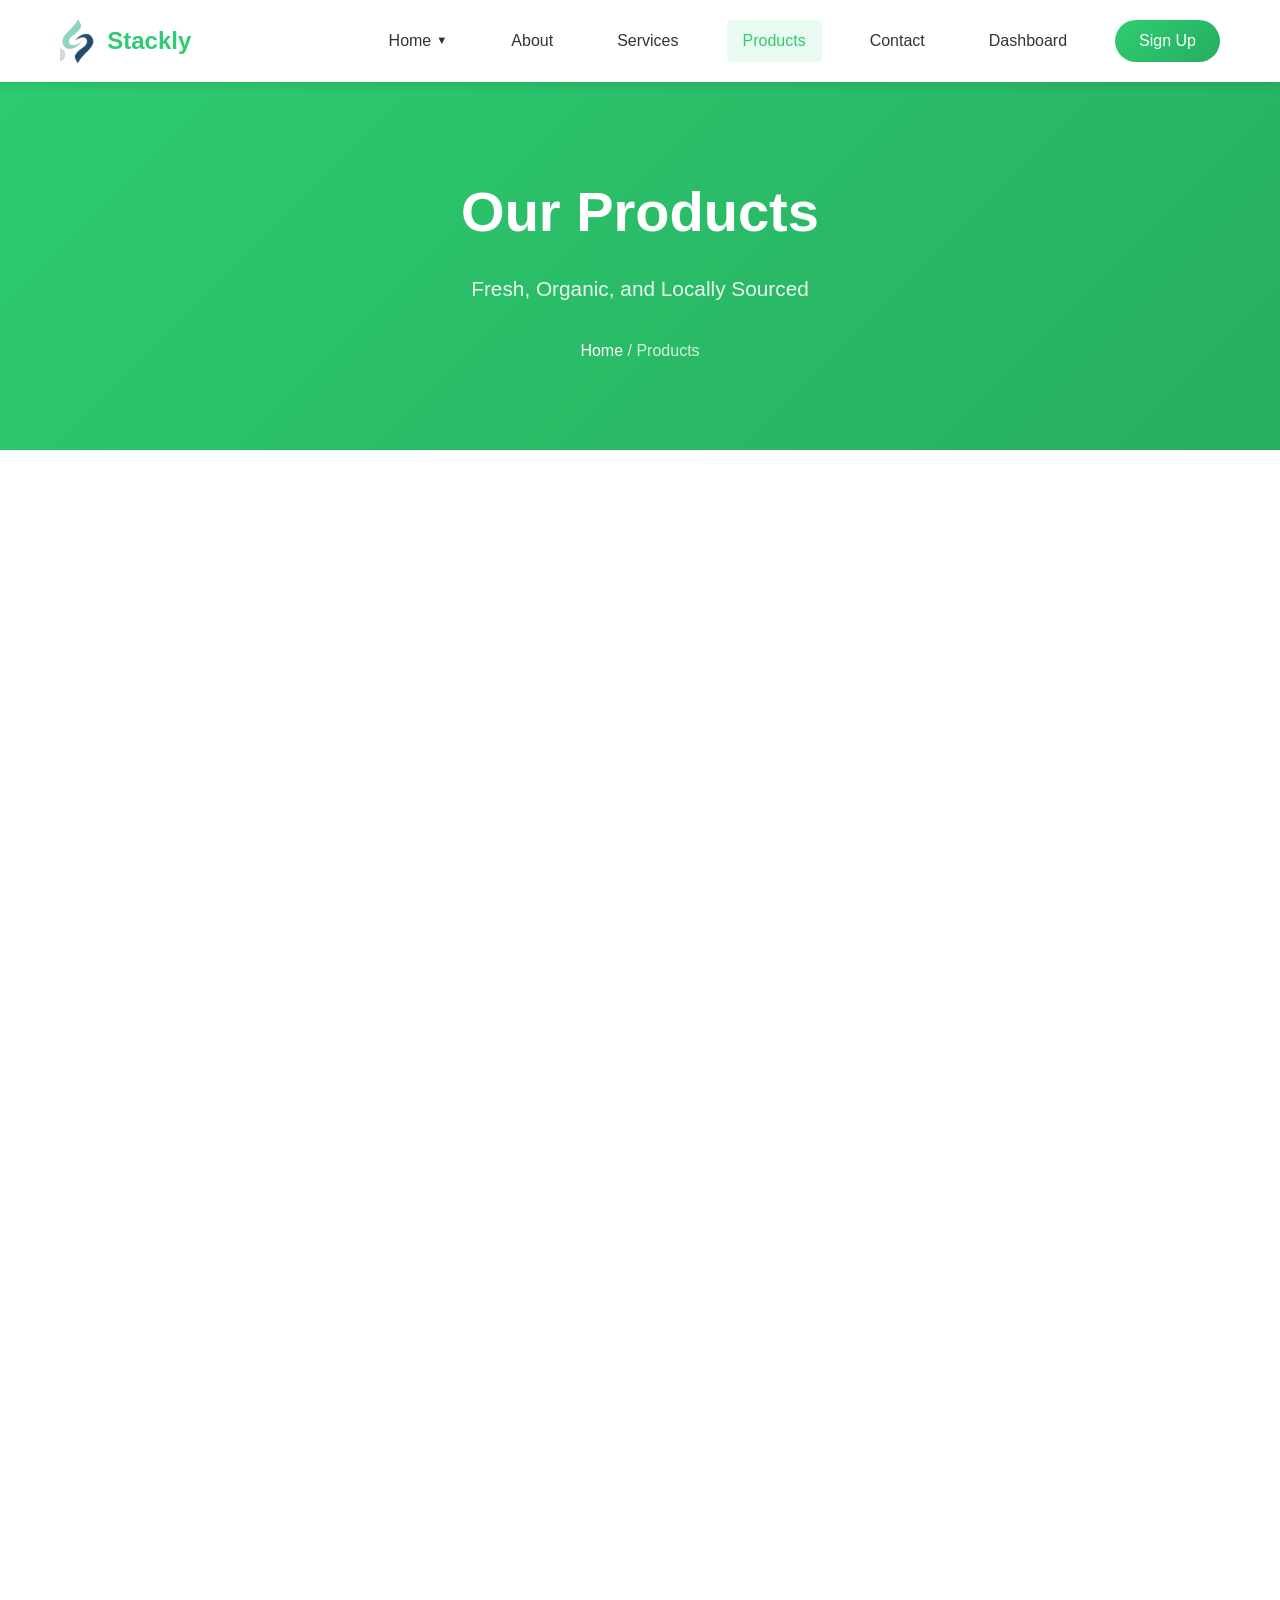
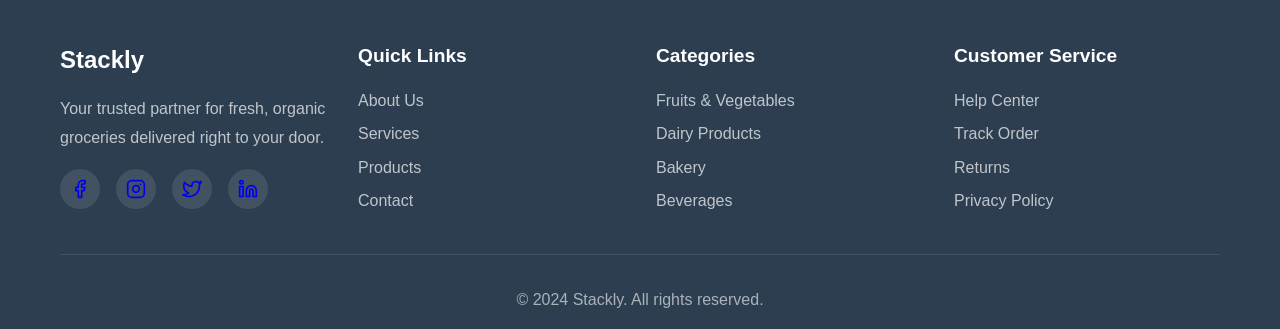
<file: products.html>
<!DOCTYPE html>
<html lang="en">
<head>
    <meta charset="UTF-8">
    <meta name="viewport" content="width=device-width, initial-scale=1.0">
    <title>Stackly</title>
    <link rel="stylesheet" href="styles.css">
</head>
<body>
    <!-- Navigation -->
    <nav class="navbar">
        <div class="container">
            <div class="nav-wrapper">
                <a href="index.html" class="logo">
                    <img src="images/logo.webp">
                    <span class="logo-text">Stackly</span>
                </a>
                <ul class="nav-menu">
                    <li class="nav-item dropdown">
                        <a href="#" class="nav-link">Home <span class="arrow">▼</span></a>
                        <ul class="dropdown-menu">
                            <li><a href="index.html">Home 1</a></li>
                            <li><a href="home2.html">Home 2</a></li>
                        </ul>
                    </li>
                    <li class="nav-item"><a href="about.html" class="nav-link">About</a></li>
                    <li class="nav-item"><a href="services.html" class="nav-link">Services</a></li>
                    <li class="nav-item"><a href="products.html" class="nav-link active">Products</a></li>
                    <li class="nav-item"><a href="contact.html" class="nav-link">Contact</a></li>
                    <li class="nav-item"><a href="dashboard.html" class="nav-link">Dashboard</a></li>
                    <li class="nav-item"><a href="signup.html" class="nav-link btn-signup">Sign Up</a></li>
                </ul>
                <button class="mobile-toggle">
                    <span></span>
                    <span></span>
                    <span></span>
                </button>
            </div>
        </div>
    </nav>

    <!-- Page Hero -->
    <section class="page-hero">
        <div class="hero-bg"></div>
        <div class="container">
            <div class="page-hero-content">
                <h1 class="page-title">Our Products</h1>
                <p class="page-subtitle">Fresh, Organic, and Locally Sourced</p>
                <div class="breadcrumb">
                    <a href="index.html">Home</a> / <span>Products</span>
                </div>
            </div>
        </div>
    </section>

    <!-- Filter Section -->
    <section class="filter-section">
        <div class="container">
            
        </div>
    </section>

    <!-- Products Grid -->
    <section class="all-products">
        <div class="container">
            <div class="products-count">
                <h3>Showing <span id="productCount">100</span> Products</h3>
            </div>
            <div class="products-catalog" id="productsCatalog">
                <!-- Products will be generated by JavaScript -->
            </div>
        </div>
    </section>

    <!-- Footer -->
    <footer class="footer">
        <div class="container">
            <div class="footer-grid">
                <div class="footer-col">
                    <div class="footer-logo">
                       
                        <span class="logo-text">Stackly</span>
                    </div>
                    <p>Your trusted partner for fresh, organic groceries delivered right to your door.</p>
                    <div class="social-links">
                        <a href="404.html" class="social-link"><svg xmlns="http://www.w3.org/2000/svg" width="20" height="20" viewBox="0 0 24 24" fill="none" stroke="currentColor" stroke-width="2" stroke-linecap="round" stroke-linejoin="round"><path d="M18 2h-3a5 5 0 0 0-5 5v3H7v4h3v8h4v-8h3l1-4h-4V7a1 1 0 0 1 1-1h3z"></path></svg></a>
                        <a href="404.html" class="social-link"><svg xmlns="http://www.w3.org/2000/svg" width="20" height="20" viewBox="0 0 24 24" fill="none" stroke="currentColor" stroke-width="2" stroke-linecap="round" stroke-linejoin="round"><rect x="2" y="2" width="20" height="20" rx="5" ry="5"></rect><path d="m16 11.37A4 4 0 1 1 12.63 8 4 4 0 0 1 16 11.37z"></path><line x1="17.5" y1="6.5" x2="17.5" y2="6.5"></line></svg></a>
                        <a href="404.html" class="social-link"><svg xmlns="http://www.w3.org/2000/svg" width="20" height="20" viewBox="0 0 24 24" fill="none" stroke="currentColor" stroke-width="2" stroke-linecap="round" stroke-linejoin="round"><path d="M23 3a10.9 10.9 0 0 1-3.14 1.53 4.48 4.48 0 0 0-7.86 3v1A10.66 10.66 0 0 1 3 4s-4 9 5 13a11.64 11.64 0 0 1-7 2c9 5 20 0 20-11.5a4.5 4.5 0 0 0-.08-.83A7.72 7.72 0 0 0 23 3z"></path></svg></a>
                        <a href="404.html" class="social-link"><svg xmlns="http://www.w3.org/2000/svg" width="20" height="20" viewBox="0 0 24 24" fill="none" stroke="currentColor" stroke-width="2" stroke-linecap="round" stroke-linejoin="round"><path d="M16 8a6 6 0 0 1 6 6v7h-4v-7a2 2 0 0 0-2-2 2 2 0 0 0-2 2v7h-4v-7a6 6 0 0 1 6-6z"></path><rect x="2" y="9" width="4" height="12"></rect><circle cx="4" cy="4" r="2"></circle></svg></a>
                    </div>
                </div>
                <div class="footer-col">
                    <h4>Quick Links</h4>
                    <ul class="footer-links">
                        <li><a href="about.html">About Us</a></li>
                        <li><a href="services.html">Services</a></li>
                        <li><a href="products.html">Products</a></li>
                        <li><a href="contact.html">Contact</a></li>
                    </ul>
                </div>
                <div class="footer-col">
                    <h4>Categories</h4>
                    <ul class="footer-links">
                        <li><a href="404.html">Fruits & Vegetables</a></li>
                        <li><a href="404.html">Dairy Products</a></li>
                        <li><a href="404.html">Bakery</a></li>
                        <li><a href="404.html">Beverages</a></li>
                    </ul>
                </div>
                <div class="footer-col">
                    <h4>Customer Service</h4>
                    <ul class="footer-links">
                        <li><a href="404.html">Help Center</a></li>
                        <li><a href="404.html">Track Order</a></li>
                        <li><a href="404.html">Returns</a></li>
                        <li><a href="404.html">Privacy Policy</a></li>
                    </ul>
                </div>
            </div>
            <div class="footer-bottom">
                <p>&copy; 2024 Stackly. All rights reserved.</p>
            </div>
        </div>
    </footer>

    <script src="script.js"></script>
    <script src="products.js"></script>
</body>
</html>
</file>
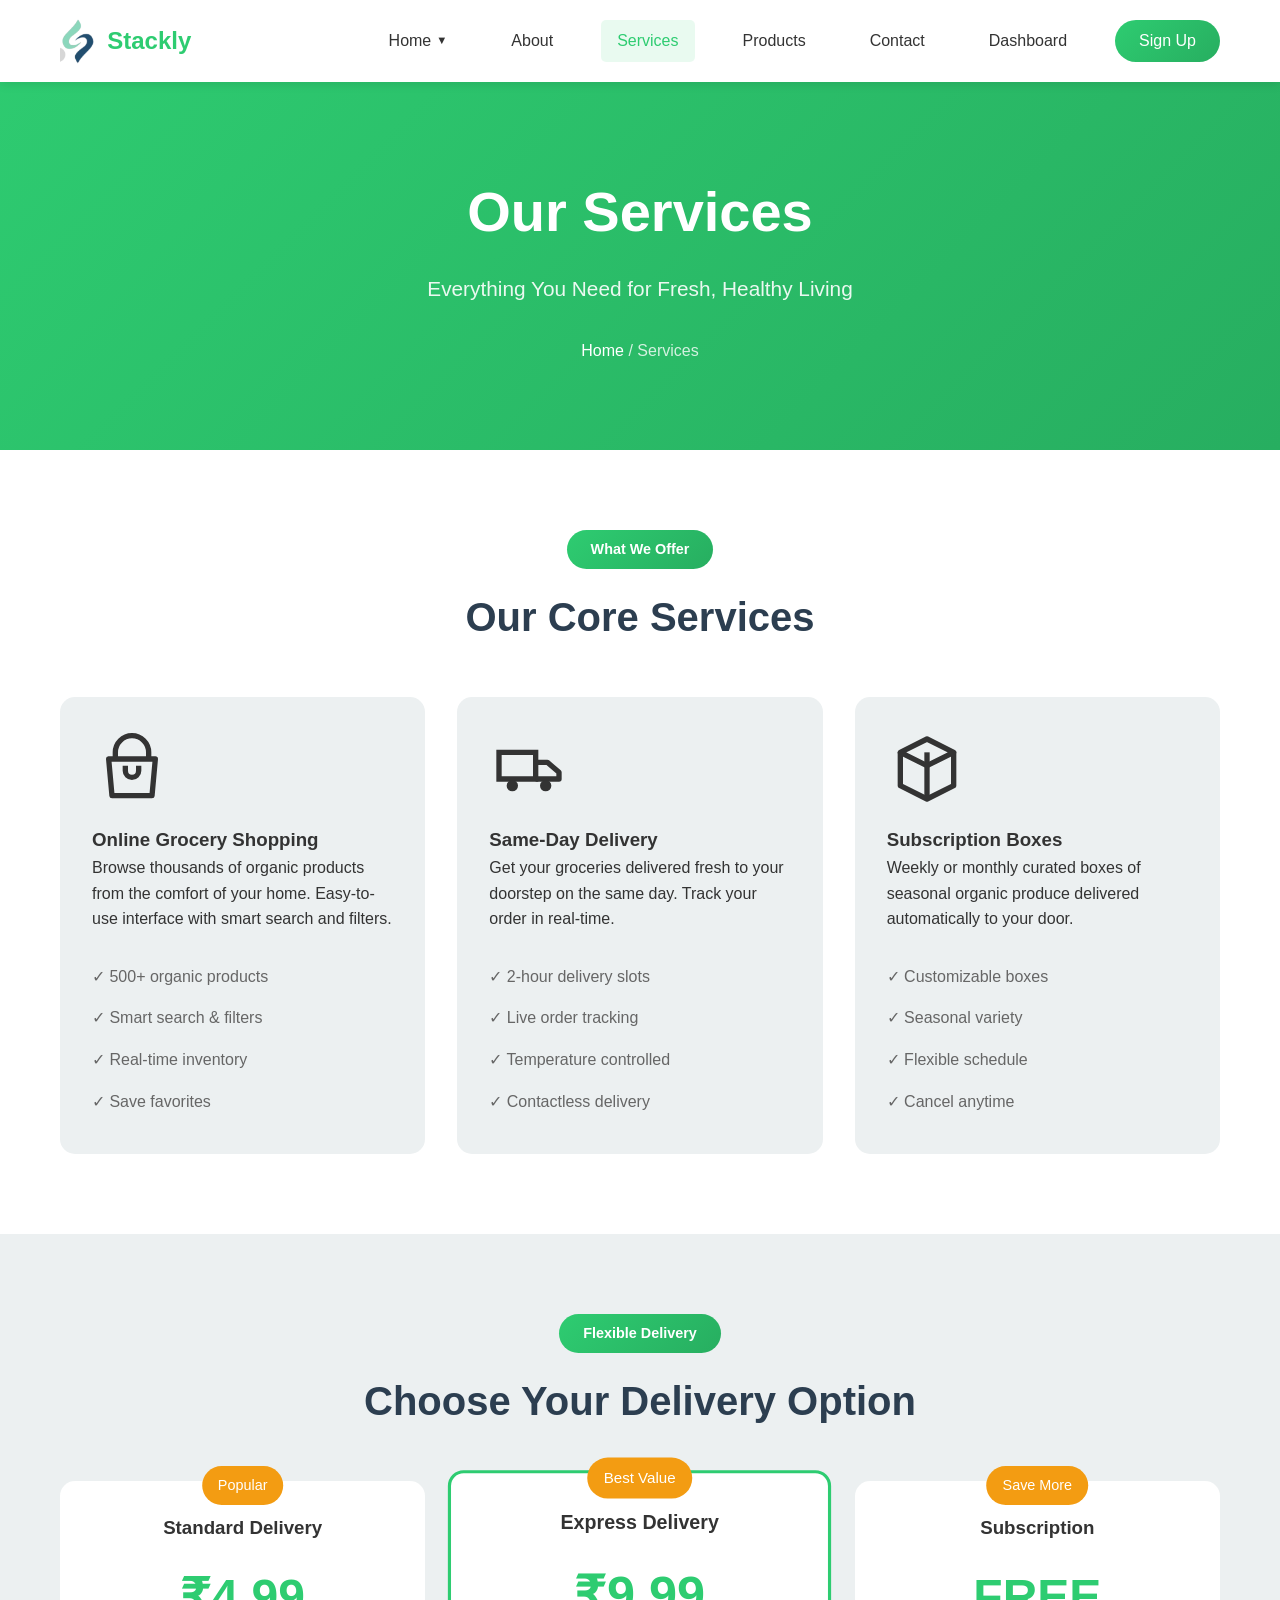
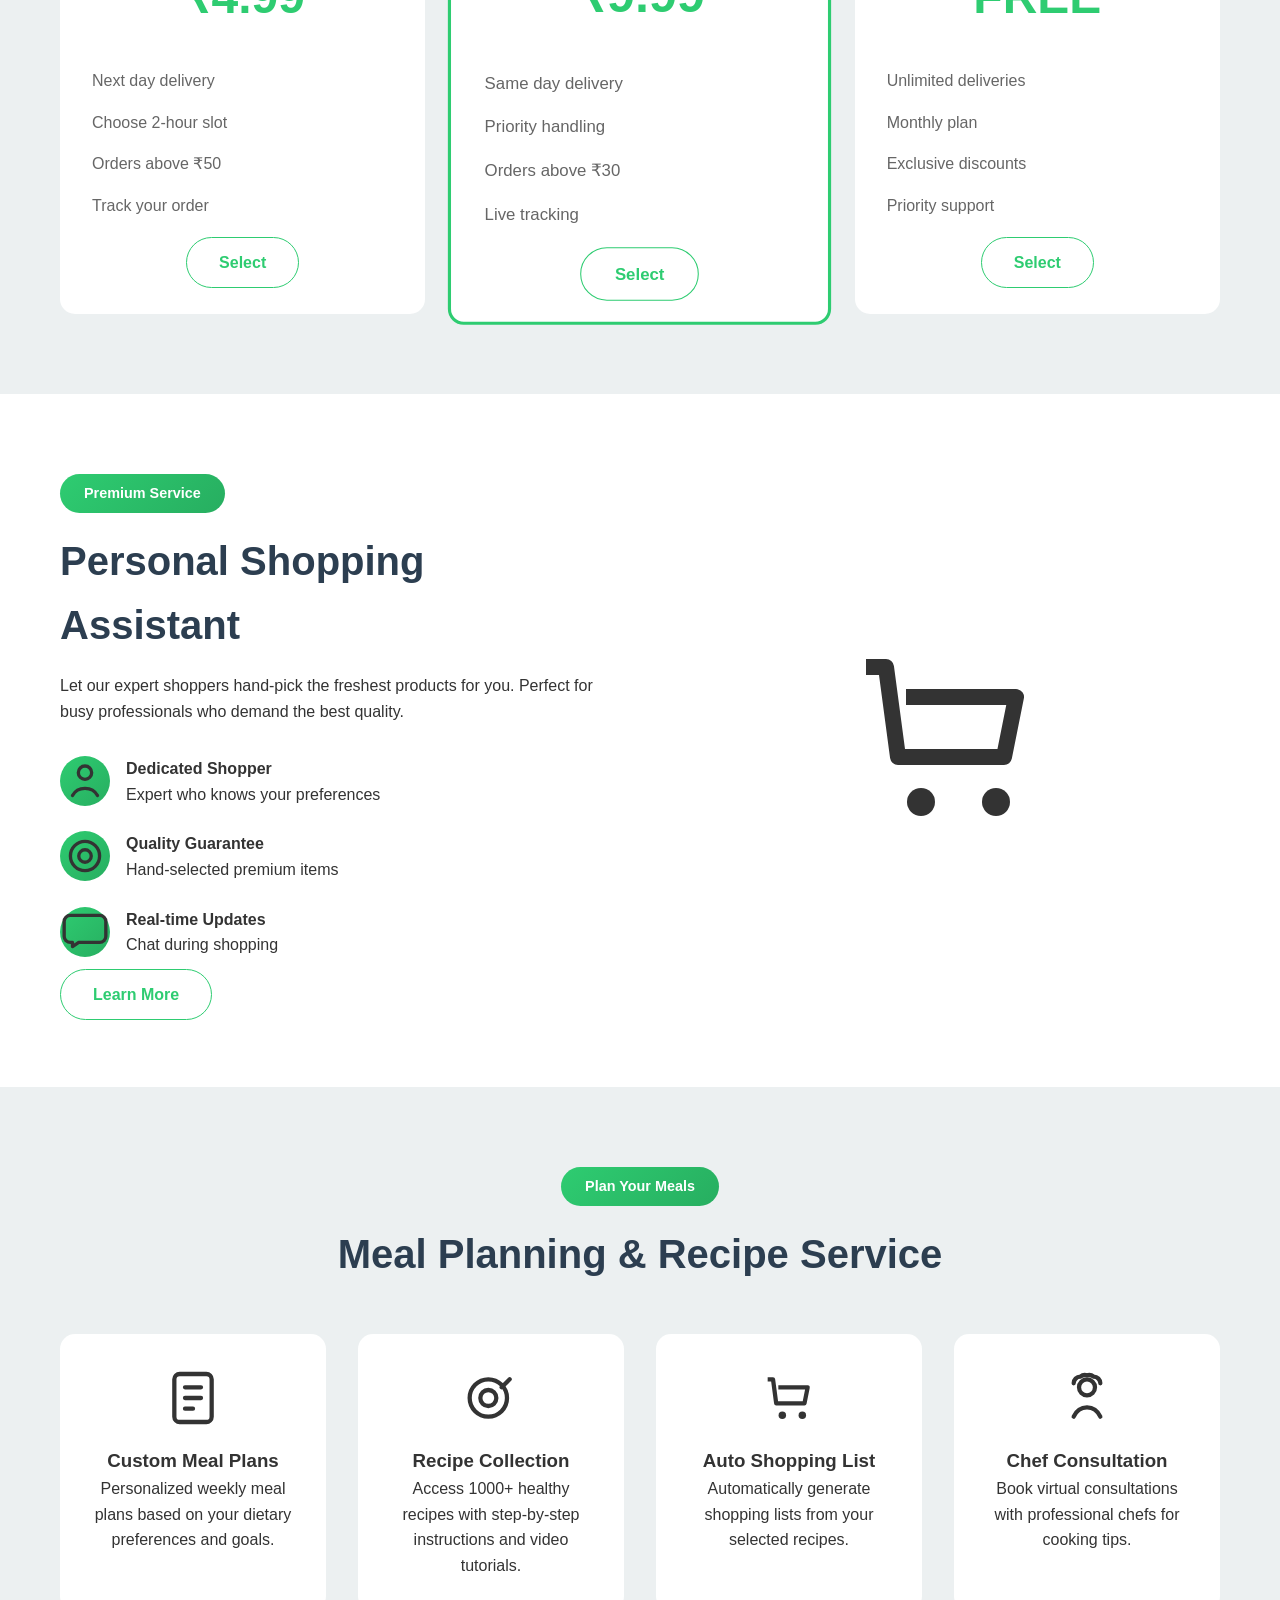
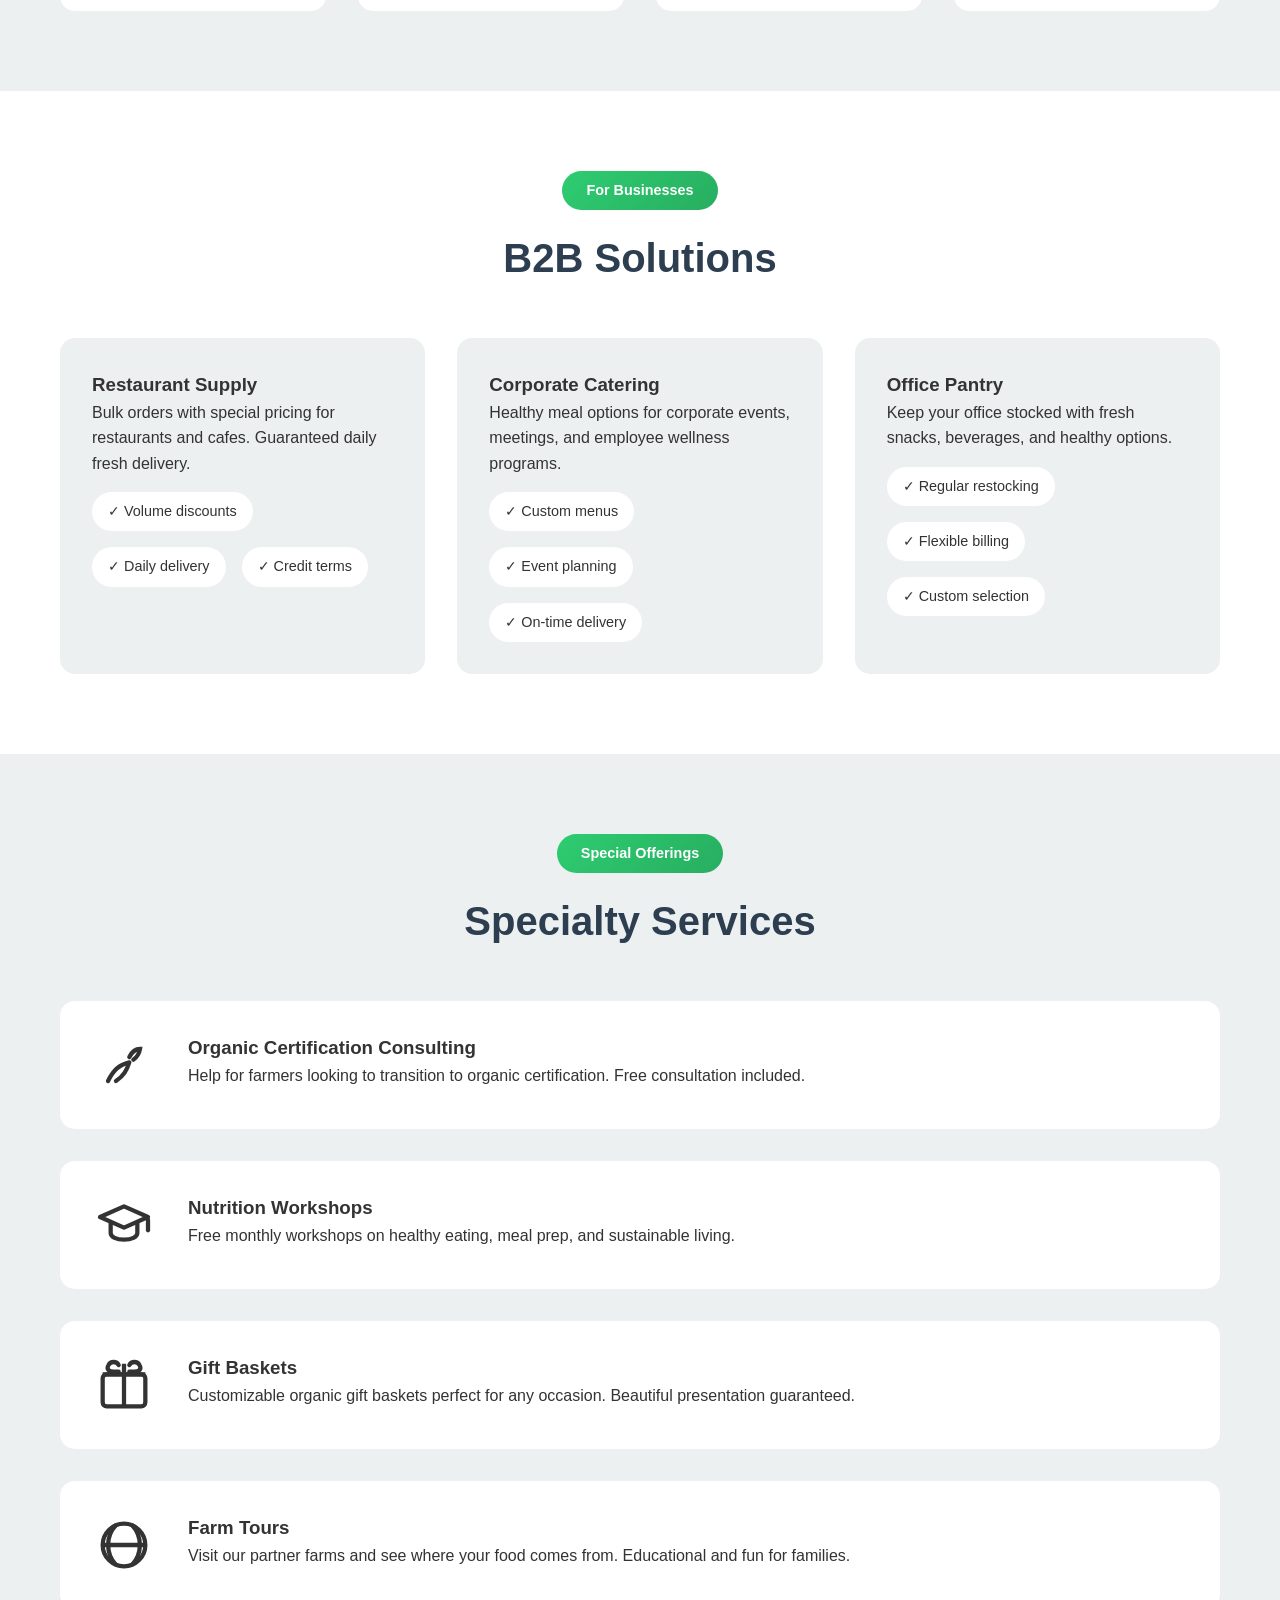
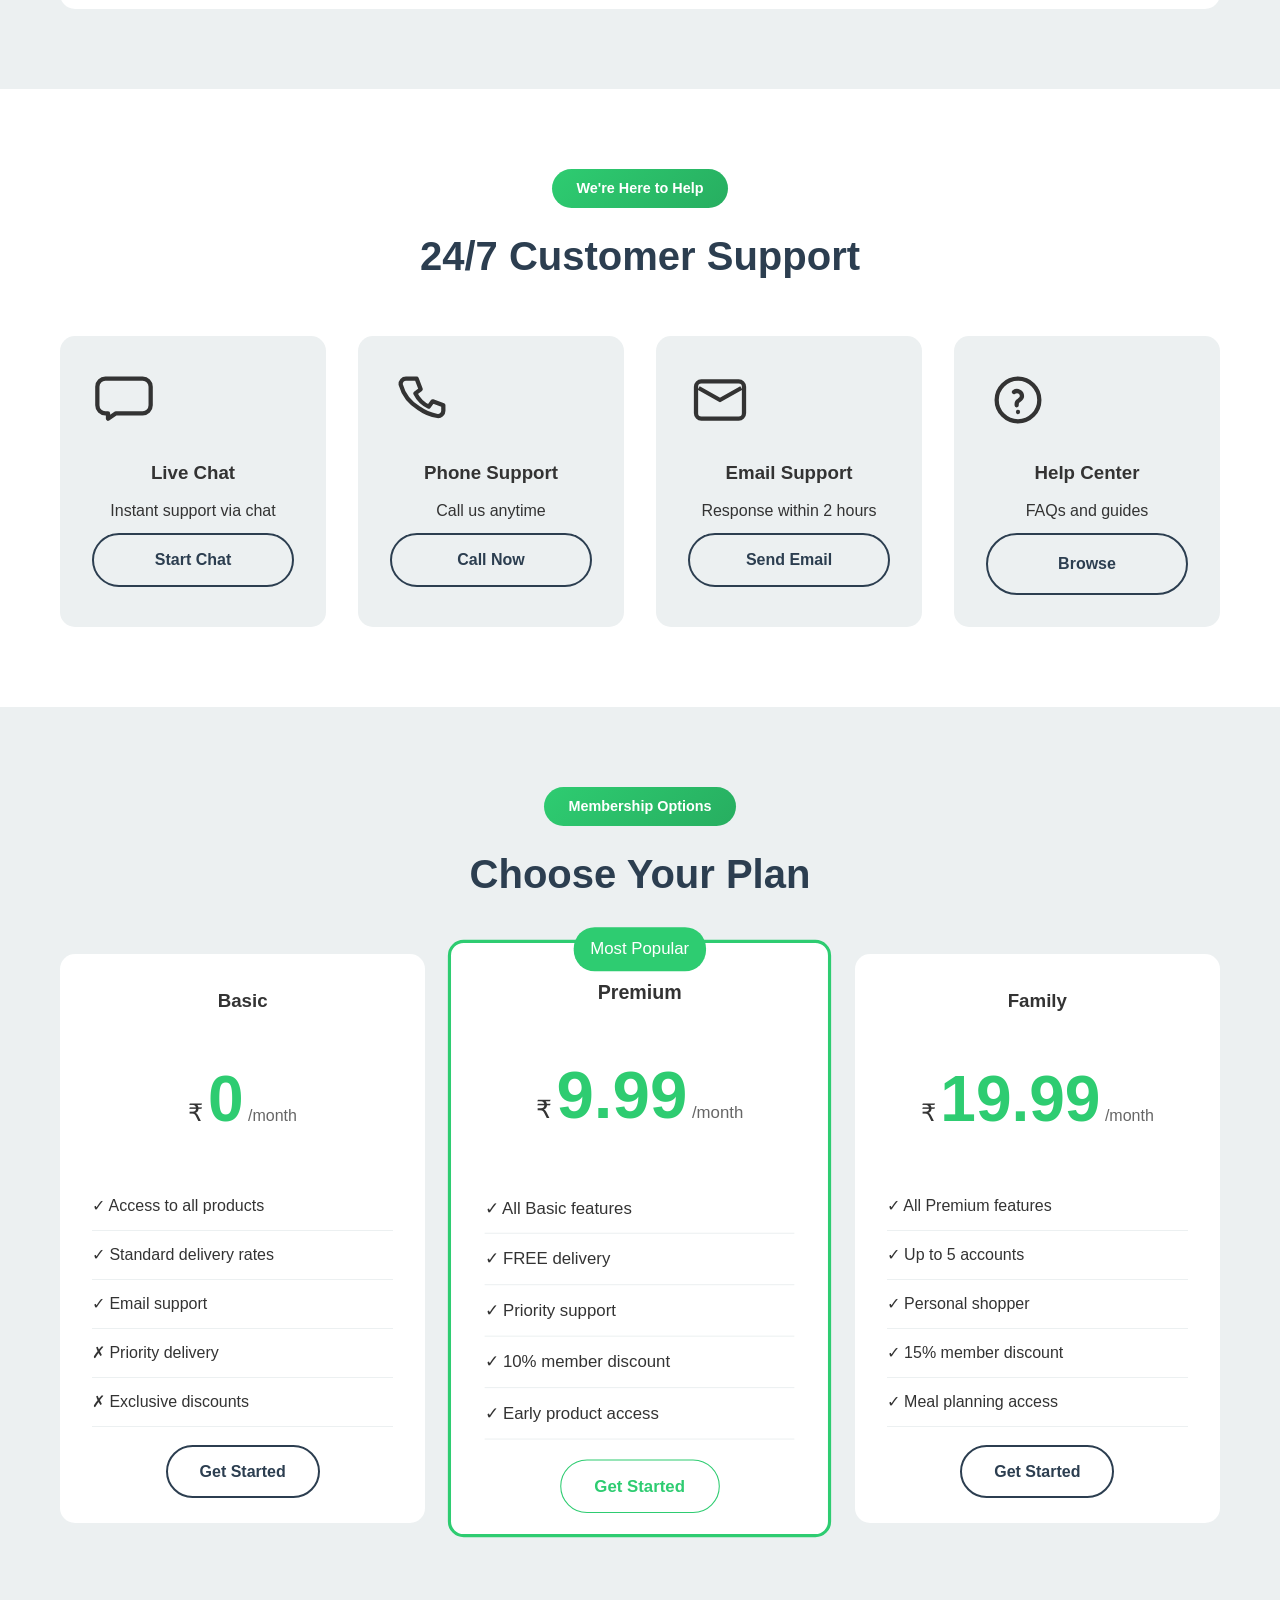
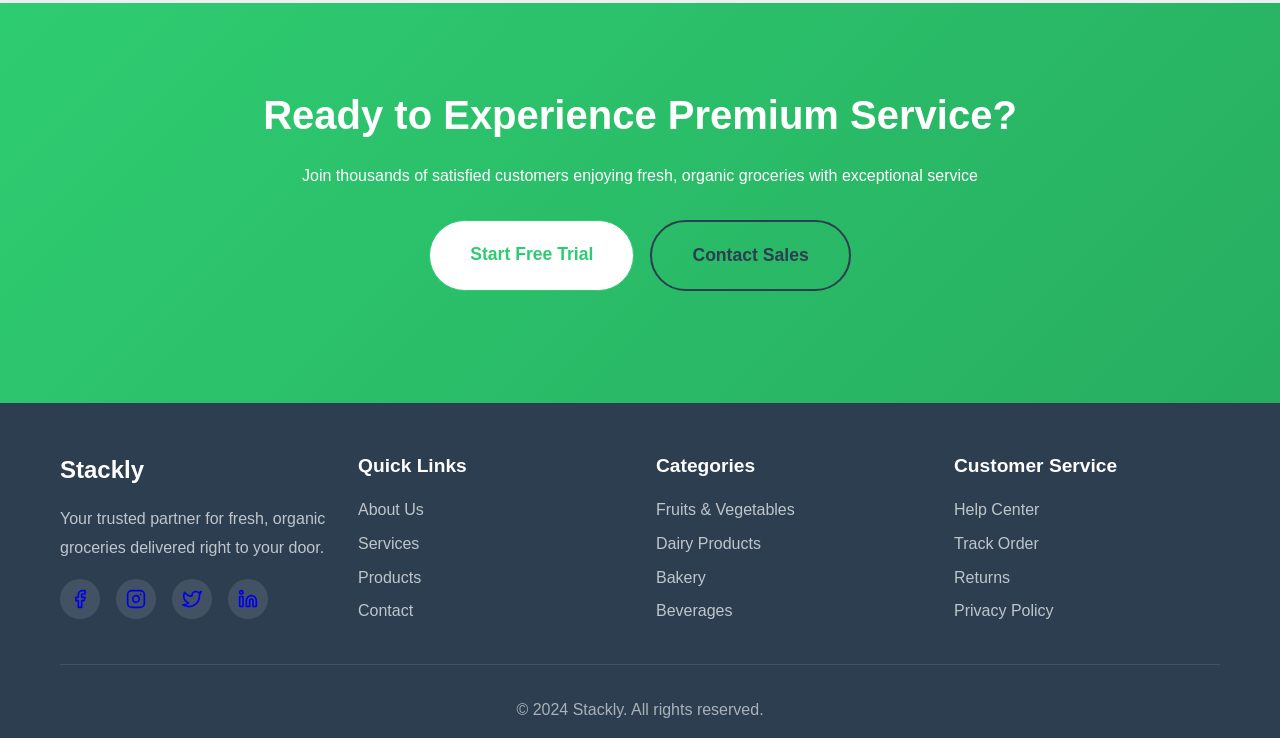
<file: services.html>
<!DOCTYPE html>
<html lang="en">
<head>
    <meta charset="UTF-8">
    <meta name="viewport" content="width=device-width, initial-scale=1.0">
    <title>Stackly</title>
    <link rel="stylesheet" href="styles.css">
</head>
<body>
    <!-- Navigation -->
    <nav class="navbar">
        <div class="container">
            <div class="nav-wrapper">
                <a href="index.html" class="logo">
                    <img src="images/logo.webp">
                    <span class="logo-text">Stackly</span>
                </a>
                <ul class="nav-menu">
                    <li class="nav-item dropdown">
                        <a href="#" class="nav-link">Home <span class="arrow">▼</span></a>
                        <ul class="dropdown-menu">
                            <li><a href="index.html">Home 1</a></li>
                            <li><a href="home2.html">Home 2</a></li>
                        </ul>
                    </li>
                    <li class="nav-item"><a href="about.html" class="nav-link">About</a></li>
                    <li class="nav-item"><a href="services.html" class="nav-link active">Services</a></li>
                    <li class="nav-item"><a href="products.html" class="nav-link">Products</a></li>
                    <li class="nav-item"><a href="contact.html" class="nav-link">Contact</a></li>
                    <li class="nav-item"><a href="dashboard.html" class="nav-link">Dashboard</a></li>
                    <li class="nav-item"><a href="signup.html" class="nav-link btn-signup">Sign Up</a></li>
                </ul>
                <button class="mobile-toggle">
                    <span></span>
                    <span></span>
                    <span></span>
                </button>
            </div>
        </div>
    </nav>

    <!-- Section 1: Page Hero -->
    <section class="page-hero">
        <div class="hero-bg"></div>
        <div class="container">
            <div class="page-hero-content">
                <h1 class="page-title">Our Services</h1>
                <p class="page-subtitle">Everything You Need for Fresh, Healthy Living</p>
                <div class="breadcrumb">
                    <a href="index.html">Home</a> / <span>Services</span>
                </div>
            </div>
        </div>
    </section>

    <!-- Section 2: Main Services -->
    <section class="main-services">
        <div class="container">
            <div class="section-header">
                <span class="section-tag">What We Offer</span>
                <h2 class="section-title">Our Core Services</h2>
            </div>
            <div class="services-showcase">
                <div class="service-showcase-card">
                    <div class="service-icon-large" aria-hidden="true">
                        <svg viewBox="0 0 24 24" xmlns="http://www.w3.org/2000/svg">
                            <path d="M7 9V7a5 5 0 0 1 10 0v2" fill="none" stroke="currentColor" stroke-width="1.6"/>
                            <path d="M5 9h14l-1 11H6L5 9Z" fill="none" stroke="currentColor" stroke-width="1.6" stroke-linejoin="round"/>
                            <path d="M10 11v1.5a2 2 0 0 0 4 0V11" fill="none" stroke="currentColor" stroke-width="1.6"/>
                        </svg>
                    </div>
                    <h3>Online Grocery Shopping</h3>
                    <p>Browse thousands of organic products from the comfort of your home. Easy-to-use interface with smart search and filters.</p>
                    <ul class="service-features">
                        <li>✓ 500+ organic products</li>
                        <li>✓ Smart search & filters</li>
                        <li>✓ Real-time inventory</li>
                        <li>✓ Save favorites</li>
                    </ul>
                </div>
                <div class="service-showcase-card">
                    <div class="service-icon-large" aria-hidden="true">
                        <svg viewBox="0 0 24 24" xmlns="http://www.w3.org/2000/svg">
                            <path d="M3 7h11v8H3V7Z" fill="none" stroke="currentColor" stroke-width="1.6"/>
                            <path d="M14 10h3.5L21 13v2h-7" fill="none" stroke="currentColor" stroke-width="1.6" stroke-linejoin="round"/>
                            <circle cx="7" cy="17" r="1.7"/>
                            <circle cx="17" cy="17" r="1.7"/>
                        </svg>
                    </div>
                    <h3>Same-Day Delivery</h3>
                    <p>Get your groceries delivered fresh to your doorstep on the same day. Track your order in real-time.</p>
                    <ul class="service-features">
                        <li>✓ 2-hour delivery slots</li>
                        <li>✓ Live order tracking</li>
                        <li>✓ Temperature controlled</li>
                        <li>✓ Contactless delivery</li>
                    </ul>
                </div>
                <div class="service-showcase-card">
                    <div class="service-icon-large" aria-hidden="true">
                        <svg viewBox="0 0 24 24" xmlns="http://www.w3.org/2000/svg">
                            <path d="M4 7 12 3l8 4-8 4-8-4Z" fill="none" stroke="currentColor" stroke-width="1.6" stroke-linejoin="round"/>
                            <path d="M4 7v10l8 4 8-4V7" fill="none" stroke="currentColor" stroke-width="1.6" stroke-linejoin="round"/>
                            <path d="M12 7v14" fill="none" stroke="currentColor" stroke-width="1.6"/>
                        </svg>
                    </div>
                    <h3>Subscription Boxes</h3>
                    <p>Weekly or monthly curated boxes of seasonal organic produce delivered automatically to your door.</p>
                    <ul class="service-features">
                        <li>✓ Customizable boxes</li>
                        <li>✓ Seasonal variety</li>
                        <li>✓ Flexible schedule</li>
                        <li>✓ Cancel anytime</li>
                    </ul>
                </div>
            </div>
        </div>
    </section>

    <!-- Section 3: Delivery Options -->
    <section class="delivery-options">
        <div class="container">
            <div class="section-header">
                <span class="section-tag">Flexible Delivery</span>
                <h2 class="section-title">Choose Your Delivery Option</h2>
            </div>
            <div class="delivery-grid">
                <div class="delivery-card">
                    <div class="delivery-badge">Popular</div>
                    <h3>Standard Delivery</h3>
                    <div class="delivery-price">₹4.99</div>
                    <ul class="delivery-features">
                        <li>Next day delivery</li>
                        <li>Choose 2-hour slot</li>
                        <li>Orders above ₹50</li>
                        <li>Track your order</li>
                    </ul>
                    <a href="404.html" class="btn btn-primary">Select</a>
                </div>
                <div class="delivery-card featured">
                    <div class="delivery-badge">Best Value</div>
                    <h3>Express Delivery</h3>
                    <div class="delivery-price">₹9.99</div>
                    <ul class="delivery-features">
                        <li>Same day delivery</li>
                        <li>Priority handling</li>
                        <li>Orders above ₹30</li>
                        <li>Live tracking</li>
                    </ul>
                    <a href="404.html" class="btn btn-primary">Select</a>
                </div>
                <div class="delivery-card">
                    <div class="delivery-badge">Save More</div>
                    <h3>Subscription</h3>
                    <div class="delivery-price">FREE</div>
                    <ul class="delivery-features">
                        <li>Unlimited deliveries</li>
                        <li>Monthly plan</li>
                        <li>Exclusive discounts</li>
                        <li>Priority support</li>
                    </ul>
                    <a href="404.html" class="btn btn-primary">Select</a>
                </div>
            </div>
        </div>
    </section>

    <!-- Section 4: Personal Shopping -->
    <section class="personal-shopping">
        <div class="container">
            <div class="ps-wrapper">
                <div class="ps-content">
                    <span class="section-tag">Premium Service</span>
                    <h2 class="section-title">Personal Shopping Assistant</h2>
                    <p>Let our expert shoppers hand-pick the freshest products for you. Perfect for busy professionals who demand the best quality.</p>
                    <div class="ps-benefits">
                        <div class="ps-benefit">
                            <div class="ps-icon" aria-hidden="true">
                                <svg viewBox="0 0 24 24" xmlns="http://www.w3.org/2000/svg">
                                    <circle cx="12" cy="8" r="3.2" fill="none" stroke="currentColor" stroke-width="1.6"/>
                                    <path d="M6 19c1.2-2.3 3.1-3.5 6-3.5s4.8 1.2 6 3.5" fill="none" stroke="currentColor" stroke-width="1.6" stroke-linecap="round"/>
                                </svg>
                            </div>
                            <div>
                                <h4>Dedicated Shopper</h4>
                                <p>Expert who knows your preferences</p>
                            </div>
                        </div>
                        <div class="ps-benefit">
                            <div class="ps-icon" aria-hidden="true">
                                <svg viewBox="0 0 24 24" xmlns="http://www.w3.org/2000/svg">
                                    <circle cx="12" cy="12" r="7" fill="none" stroke="currentColor" stroke-width="1.6"/>
                                    <circle cx="12" cy="12" r="3" fill="none" stroke="currentColor" stroke-width="1.6"/>
                                </svg>
                            </div>
                            <div>
                                <h4>Quality Guarantee</h4>
                                <p>Hand-selected premium items</p>
                            </div>
                        </div>
                        <div class="ps-benefit">
                            <div class="ps-icon" aria-hidden="true">
                                <svg viewBox="0 0 24 24" xmlns="http://www.w3.org/2000/svg">
                                    <path d="M6 19v-2H5a3 3 0 0 1-3-3V7a3 3 0 0 1 3-3h14a3 3 0 0 1 3 3v7a3 3 0 0 1-3 3H9l-3 2Z" fill="none" stroke="currentColor" stroke-width="1.6" stroke-linejoin="round"/>
                                </svg>
                            </div>
                            <div>
                                <h4>Real-time Updates</h4>
                                <p>Chat during shopping</p>
                            </div>
                        </div>
                    </div>
                    <a href="404.html" class="btn btn-primary">Learn More</a>
                </div>
                <div class="ps-visual">
                    <div class="visual-icon" aria-hidden="true">
                        <svg viewBox="0 0 24 24" xmlns="http://www.w3.org/2000/svg">
                            <path d="M4 5h2l1.2 9h10.6L19 8H8" fill="none" stroke="currentColor" stroke-width="1.6" stroke-linejoin="round"/>
                            <circle cx="9.5" cy="18.5" r="1.4"/>
                            <circle cx="17" cy="18.5" r="1.4"/>
                        </svg>
                    </div>
                </div>
            </div>
        </div>
    </section>

    <!-- Section 5: Meal Planning -->
    <section class="meal-planning">
        <div class="container">
            <div class="section-header">
                <span class="section-tag">Plan Your Meals</span>
                <h2 class="section-title">Meal Planning & Recipe Service</h2>
            </div>
            <div class="meal-grid">
                <div class="meal-card">
                    <div class="meal-icon" aria-hidden="true">
                        <svg viewBox="0 0 24 24" xmlns="http://www.w3.org/2000/svg">
                            <rect x="5" y="3" width="14" height="18" rx="2" fill="none" stroke="currentColor" stroke-width="1.6"/>
                            <path d="M9 8h6M9 12h6M9 16h3" fill="none" stroke="currentColor" stroke-width="1.6" stroke-linecap="round"/>
                        </svg>
                    </div>
                    <h3>Custom Meal Plans</h3>
                    <p>Personalized weekly meal plans based on your dietary preferences and goals.</p>
                </div>
                <div class="meal-card">
                    <div class="meal-icon" aria-hidden="true">
                        <svg viewBox="0 0 24 24" xmlns="http://www.w3.org/2000/svg">
                            <circle cx="11" cy="12" r="3" fill="none" stroke="currentColor" stroke-width="1.6"/>
                            <circle cx="11" cy="12" r="7" fill="none" stroke="currentColor" stroke-width="1.6"/>
                            <path d="M16 8l3-3" fill="none" stroke="currentColor" stroke-width="1.6" stroke-linecap="round"/>
                        </svg>
                    </div>
                    <h3>Recipe Collection</h3>
                    <p>Access 1000+ healthy recipes with step-by-step instructions and video tutorials.</p>
                </div>
                <div class="meal-card">
                    <div class="meal-icon" aria-hidden="true">
                        <svg viewBox="0 0 24 24" xmlns="http://www.w3.org/2000/svg">
                            <path d="M4 5h2l1.2 9h10.6L19 8H8" fill="none" stroke="currentColor" stroke-width="1.6" stroke-linejoin="round"/>
                            <circle cx="9.5" cy="18.5" r="1.4"/>
                            <circle cx="17" cy="18.5" r="1.4"/>
                        </svg>
                    </div>
                    <h3>Auto Shopping List</h3>
                    <p>Automatically generate shopping lists from your selected recipes.</p>
                </div>
                <div class="meal-card">
                    <div class="meal-icon" aria-hidden="true">
                        <svg viewBox="0 0 24 24" xmlns="http://www.w3.org/2000/svg">
                            <circle cx="12" cy="8" r="3" fill="none" stroke="currentColor" stroke-width="1.6"/>
                            <path d="M7 6.5A2.5 2.5 0 0 1 9.5 4 2.7 2.7 0 0 1 12 3.5 2.7 2.7 0 0 1 14.5 4 2.5 2.5 0 0 1 17 6.5" fill="none" stroke="currentColor" stroke-width="1.6" stroke-linecap="round"/>
                            <path d="M7 19c1-2.2 2.8-3.5 5-3.5s4 1.3 5 3.5" fill="none" stroke="currentColor" stroke-width="1.6" stroke-linecap="round"/>
                        </svg>
                    </div>
                    <h3>Chef Consultation</h3>
                    <p>Book virtual consultations with professional chefs for cooking tips.</p>
                </div>
            </div>
        </div>
    </section>

    <!-- Section 6: Business Solutions -->
    <section class="business-solutions">
        <div class="container">
            <div class="section-header">
                <span class="section-tag">For Businesses</span>
                <h2 class="section-title">B2B Solutions</h2>
            </div>
            <div class="business-grid">
                <div class="business-card">
                    <h3>Restaurant Supply</h3>
                    <p>Bulk orders with special pricing for restaurants and cafes. Guaranteed daily fresh delivery.</p>
                    <div class="business-features">
                        <span>✓ Volume discounts</span>
                        <span>✓ Daily delivery</span>
                        <span>✓ Credit terms</span>
                    </div>
                </div>
                <div class="business-card">
                    <h3>Corporate Catering</h3>
                    <p>Healthy meal options for corporate events, meetings, and employee wellness programs.</p>
                    <div class="business-features">
                        <span>✓ Custom menus</span>
                        <span>✓ Event planning</span>
                        <span>✓ On-time delivery</span>
                    </div>
                </div>
                <div class="business-card">
                    <h3>Office Pantry</h3>
                    <p>Keep your office stocked with fresh snacks, beverages, and healthy options.</p>
                    <div class="business-features">
                        <span>✓ Regular restocking</span>
                        <span>✓ Flexible billing</span>
                        <span>✓ Custom selection</span>
                    </div>
                </div>
            </div>
        </div>
    </section>

    <!-- Section 7: Specialty Services -->
    <section class="specialty-services">
        <div class="container">
            <div class="section-header">
                <span class="section-tag">Special Offerings</span>
                <h2 class="section-title">Specialty Services</h2>
            </div>
            <div class="specialty-list">
                <div class="specialty-item">
                    <div class="specialty-icon" aria-hidden="true">
                        <svg viewBox="0 0 24 24" xmlns="http://www.w3.org/2000/svg">
                            <path d="M6 18c2-4 4-6 8-7-1 3-2 5-5 7" fill="none" stroke="currentColor" stroke-width="1.6" stroke-linecap="round" stroke-linejoin="round"/>
                            <path d="M14 9c1-2 2-3 4-3-.3 1.8-1 3-2.5 4" fill="none" stroke="currentColor" stroke-width="1.6" stroke-linecap="round"/>
                        </svg>
                    </div>
                    <div class="specialty-content">
                        <h3>Organic Certification Consulting</h3>
                        <p>Help for farmers looking to transition to organic certification. Free consultation included.</p>
                    </div>
                </div>
                <div class="specialty-item">
                    <div class="specialty-icon" aria-hidden="true">
                        <svg viewBox="0 0 24 24" xmlns="http://www.w3.org/2000/svg">
                            <path d="M3 9 12 5l9 4-9 4-9-4Z" fill="none" stroke="currentColor" stroke-width="1.6" stroke-linejoin="round"/>
                            <path d="M7 11v4c0 1.5 2.2 2.5 5 2.5s5-1 5-2.5v-4" fill="none" stroke="currentColor" stroke-width="1.6"/>
                            <path d="M21 10v4" fill="none" stroke="currentColor" stroke-width="1.6" stroke-linecap="round"/>
                        </svg>
                    </div>
                    <div class="specialty-content">
                        <h3>Nutrition Workshops</h3>
                        <p>Free monthly workshops on healthy eating, meal prep, and sustainable living.</p>
                    </div>
                </div>
                <div class="specialty-item">
                    <div class="specialty-icon" aria-hidden="true">
                        <svg viewBox="0 0 24 24" xmlns="http://www.w3.org/2000/svg">
                            <rect x="4" y="8" width="16" height="12" rx="1.5" fill="none" stroke="currentColor" stroke-width="1.6"/>
                            <path d="M4 8h16M12 4v16" fill="none" stroke="currentColor" stroke-width="1.6"/>
                            <path d="M10 4.5c-.8-1.5-3-1.5-3.8 0C5.3 6 6.3 7 8 7h2" fill="none" stroke="currentColor" stroke-width="1.6" stroke-linecap="round"/>
                            <path d="M14 4.5c.8-1.5 3-1.5 3.8 0C18.7 6 17.7 7 16 7h-2" fill="none" stroke="currentColor" stroke-width="1.6" stroke-linecap="round"/>
                        </svg>
                    </div>
                    <div class="specialty-content">
                        <h3>Gift Baskets</h3>
                        <p>Customizable organic gift baskets perfect for any occasion. Beautiful presentation guaranteed.</p>
                    </div>
                </div>
                <div class="specialty-item">
                    <div class="specialty-icon" aria-hidden="true">
                        <svg viewBox="0 0 24 24" xmlns="http://www.w3.org/2000/svg">
                            <circle cx="12" cy="12" r="8" fill="none" stroke="currentColor" stroke-width="1.6"/>
                            <path d="M9 4.5A11 11 0 0 0 9 19.5M15 4.5A11 11 0 0 1 15 19.5" fill="none" stroke="currentColor" stroke-width="1.6"/>
                            <path d="M4 12h16" fill="none" stroke="currentColor" stroke-width="1.6"/>
                        </svg>
                    </div>
                    <div class="specialty-content">
                        <h3>Farm Tours</h3>
                        <p>Visit our partner farms and see where your food comes from. Educational and fun for families.</p>
                    </div>
                </div>
            </div>
        </div>
    </section>

    <!-- Section 8: Customer Support -->
    <section class="customer-support">
        <div class="container">
            <div class="section-header">
                <span class="section-tag">We're Here to Help</span>
                <h2 class="section-title">24/7 Customer Support</h2>
            </div>
            <div class="support-grid">
                <div class="support-card">
                    <div class="support-icon" aria-hidden="true">
                        <svg viewBox="0 0 24 24" xmlns="http://www.w3.org/2000/svg">
                            <path d="M6 19v-2H5a3 3 0 0 1-3-3V7a3 3 0 0 1 3-3h14a3 3 0 0 1 3 3v7a3 3 0 0 1-3 3H9l-3 2Z" fill="none" stroke="currentColor" stroke-width="1.6" stroke-linejoin="round"/>
                        </svg>
                    </div>
                    <h3>Live Chat</h3>
                    <p>Instant support via chat</p>
                    <button class="btn btn-secondary">Start Chat</button>
                </div>
                <div class="support-card">
                    <div class="support-icon" aria-hidden="true">
                        <svg viewBox="0 0 24 24" xmlns="http://www.w3.org/2000/svg">
                            <path d="M8 4h2l1.5 4-2 1.5a11 11 0 0 0 5 5l1.5-2 4 1.5v2a2 2 0 0 1-2.2 2 15 15 0 0 1-6.8-2.8A15 15 0 0 1 4 6.2 2 2 0 0 1 6 4Z" fill="none" stroke="currentColor" stroke-width="1.6" stroke-linejoin="round"/>
                        </svg>
                    </div>
                    <h3>Phone Support</h3>
                    <p>Call us anytime</p>
                    <button class="btn btn-secondary">Call Now</button>
                </div>
                <div class="support-card">
                    <div class="support-icon" aria-hidden="true">
                        <svg viewBox="0 0 24 24" xmlns="http://www.w3.org/2000/svg">
                            <rect x="3" y="5" width="18" height="14" rx="2" fill="none" stroke="currentColor" stroke-width="1.6"/>
                            <path d="M4 7.5 12 12l8-4.5" fill="none" stroke="currentColor" stroke-width="1.6" stroke-linejoin="round"/>
                        </svg>
                    </div>
                    <h3>Email Support</h3>
                    <p>Response within 2 hours</p>
                    <button class="btn btn-secondary">Send Email</button>
                </div>
                <div class="support-card">
                    <div class="support-icon" aria-hidden="true">
                        <svg viewBox="0 0 24 24" xmlns="http://www.w3.org/2000/svg">
                            <circle cx="12" cy="12" r="8" fill="none" stroke="currentColor" stroke-width="1.6"/>
                            <path d="M10.5 9a1.9 1.9 0 0 1 3 1.5c0 .9-.6 1.3-1.2 1.7-.5.3-.8.7-.8 1.3v.5" fill="none" stroke="currentColor" stroke-width="1.6" stroke-linecap="round"/>
                            <circle cx="12" cy="16.5" r=".8"/>
                        </svg>
                    </div>
                    <h3>Help Center</h3>
                    <p>FAQs and guides</p>
                    <a href="404.html" class="btn btn-secondary">Browse</a>
                </div>
            </div>
        </div>
    </section>

    <!-- Section 9: Pricing Plans -->
    <section class="pricing-plans">
        <div class="container">
            <div class="section-header">
                <span class="section-tag">Membership Options</span>
                <h2 class="section-title">Choose Your Plan</h2>
            </div>
            <div class="pricing-grid">
                <div class="pricing-card">
                    <h3>Basic</h3>
                    <div class="pricing-amount">
                        <span class="currency">₹</span>
                        <span class="amount">0</span>
                        <span class="period">/month</span>
                    </div>
                    <ul class="pricing-features">
                        <li>✓ Access to all products</li>
                        <li>✓ Standard delivery rates</li>
                        <li>✓ Email support</li>
                        <li>✗ Priority delivery</li>
                        <li>✗ Exclusive discounts</li>
                    </ul>
                    <a href="404.html" class="btn btn-secondary">Get Started</a>
                </div>
                <div class="pricing-card featured-plan">
                    <div class="plan-badge">Most Popular</div>
                    <h3>Premium</h3>
                    <div class="pricing-amount">
                        <span class="currency">₹</span>
                        <span class="amount">9.99</span>
                        <span class="period">/month</span>
                    </div>
                    <ul class="pricing-features">
                        <li>✓ All Basic features</li>
                        <li>✓ FREE delivery</li>
                        <li>✓ Priority support</li>
                        <li>✓ 10% member discount</li>
                        <li>✓ Early product access</li>
                    </ul>
                    <a href="404.html" class="btn btn-primary">Get Started</a>
                </div>
                <div class="pricing-card">
                    <h3>Family</h3>
                    <div class="pricing-amount">
                        <span class="currency">₹</span>
                        <span class="amount">19.99</span>
                        <span class="period">/month</span>
                    </div>
                    <ul class="pricing-features">
                        <li>✓ All Premium features</li>
                        <li>✓ Up to 5 accounts</li>
                        <li>✓ Personal shopper</li>
                        <li>✓ 15% member discount</li>
                        <li>✓ Meal planning access</li>
                    </ul>
                    <a href="404.html" class="btn btn-secondary">Get Started</a>
                </div>
            </div>
        </div>
    </section>

    <!-- Section 10: CTA -->
    <section class="service-cta">
        <div class="container">
            <div class="cta-box">
                <h2>Ready to Experience Premium Service?</h2>
                <p>Join thousands of satisfied customers enjoying fresh, organic groceries with exceptional service</p>
                <div class="cta-buttons">
                    <a href="404.html" class="btn btn-primary btn-large">Start Free Trial</a>
                    <a href="404.html" class="btn btn-secondary btn-large">Contact Sales</a>
                </div>
            </div>
        </div>
    </section>

    <!-- Footer -->
    <footer class="footer">
        <div class="container">
            <div class="footer-grid">
                <div class="footer-col">
                    <div class="footer-logo">
                       
                        <span class="logo-text">Stackly</span>
                    </div>
                    <p>Your trusted partner for fresh, organic groceries delivered right to your door.</p>
                    <div class="social-links">
                        <a href="404.html" class="social-link"><svg xmlns="http://www.w3.org/2000/svg" width="20" height="20" viewBox="0 0 24 24" fill="none" stroke="currentColor" stroke-width="2" stroke-linecap="round" stroke-linejoin="round"><path d="M18 2h-3a5 5 0 0 0-5 5v3H7v4h3v8h4v-8h3l1-4h-4V7a1 1 0 0 1 1-1h3z"></path></svg></a>
                        <a href="404.html" class="social-link"><svg xmlns="http://www.w3.org/2000/svg" width="20" height="20" viewBox="0 0 24 24" fill="none" stroke="currentColor" stroke-width="2" stroke-linecap="round" stroke-linejoin="round"><rect x="2" y="2" width="20" height="20" rx="5" ry="5"></rect><path d="m16 11.37A4 4 0 1 1 12.63 8 4 4 0 0 1 16 11.37z"></path><line x1="17.5" y1="6.5" x2="17.5" y2="6.5"></line></svg></a>
                        <a href="404.html" class="social-link"><svg xmlns="http://www.w3.org/2000/svg" width="20" height="20" viewBox="0 0 24 24" fill="none" stroke="currentColor" stroke-width="2" stroke-linecap="round" stroke-linejoin="round"><path d="M23 3a10.9 10.9 0 0 1-3.14 1.53 4.48 4.48 0 0 0-7.86 3v1A10.66 10.66 0 0 1 3 4s-4 9 5 13a11.64 11.64 0 0 1-7 2c9 5 20 0 20-11.5a4.5 4.5 0 0 0-.08-.83A7.72 7.72 0 0 0 23 3z"></path></svg></a>
                        <a href="404.html" class="social-link"><svg xmlns="http://www.w3.org/2000/svg" width="20" height="20" viewBox="0 0 24 24" fill="none" stroke="currentColor" stroke-width="2" stroke-linecap="round" stroke-linejoin="round"><path d="M16 8a6 6 0 0 1 6 6v7h-4v-7a2 2 0 0 0-2-2 2 2 0 0 0-2 2v7h-4v-7a6 6 0 0 1 6-6z"></path><rect x="2" y="9" width="4" height="12"></rect><circle cx="4" cy="4" r="2"></circle></svg></a>
                    </div>
                </div>
                <div class="footer-col">
                    <h4>Quick Links</h4>
                    <ul class="footer-links">
                        <li><a href="about.html">About Us</a></li>
                        <li><a href="services.html">Services</a></li>
                        <li><a href="products.html">Products</a></li>
                        <li><a href="contact.html">Contact</a></li>
                    </ul>
                </div>
                <div class="footer-col">
                    <h4>Categories</h4>
                    <ul class="footer-links">
                        <li><a href="404.html">Fruits & Vegetables</a></li>
                        <li><a href="404.html">Dairy Products</a></li>
                        <li><a href="404.html">Bakery</a></li>
                        <li><a href="404.html">Beverages</a></li>
                    </ul>
                </div>
                <div class="footer-col">
                    <h4>Customer Service</h4>
                    <ul class="footer-links">
                        <li><a href="404.html">Help Center</a></li>
                        <li><a href="404.html">Track Order</a></li>
                        <li><a href="404.html">Returns</a></li>
                        <li><a href="404.html">Privacy Policy</a></li>
                    </ul>
                </div>
            </div>
            <div class="footer-bottom">
                <p>&copy; 2024 Stackly. All rights reserved.</p>
            </div>
        </div>
    </footer>

    <script src="script.js"></script>
</body>
</html>
</file>
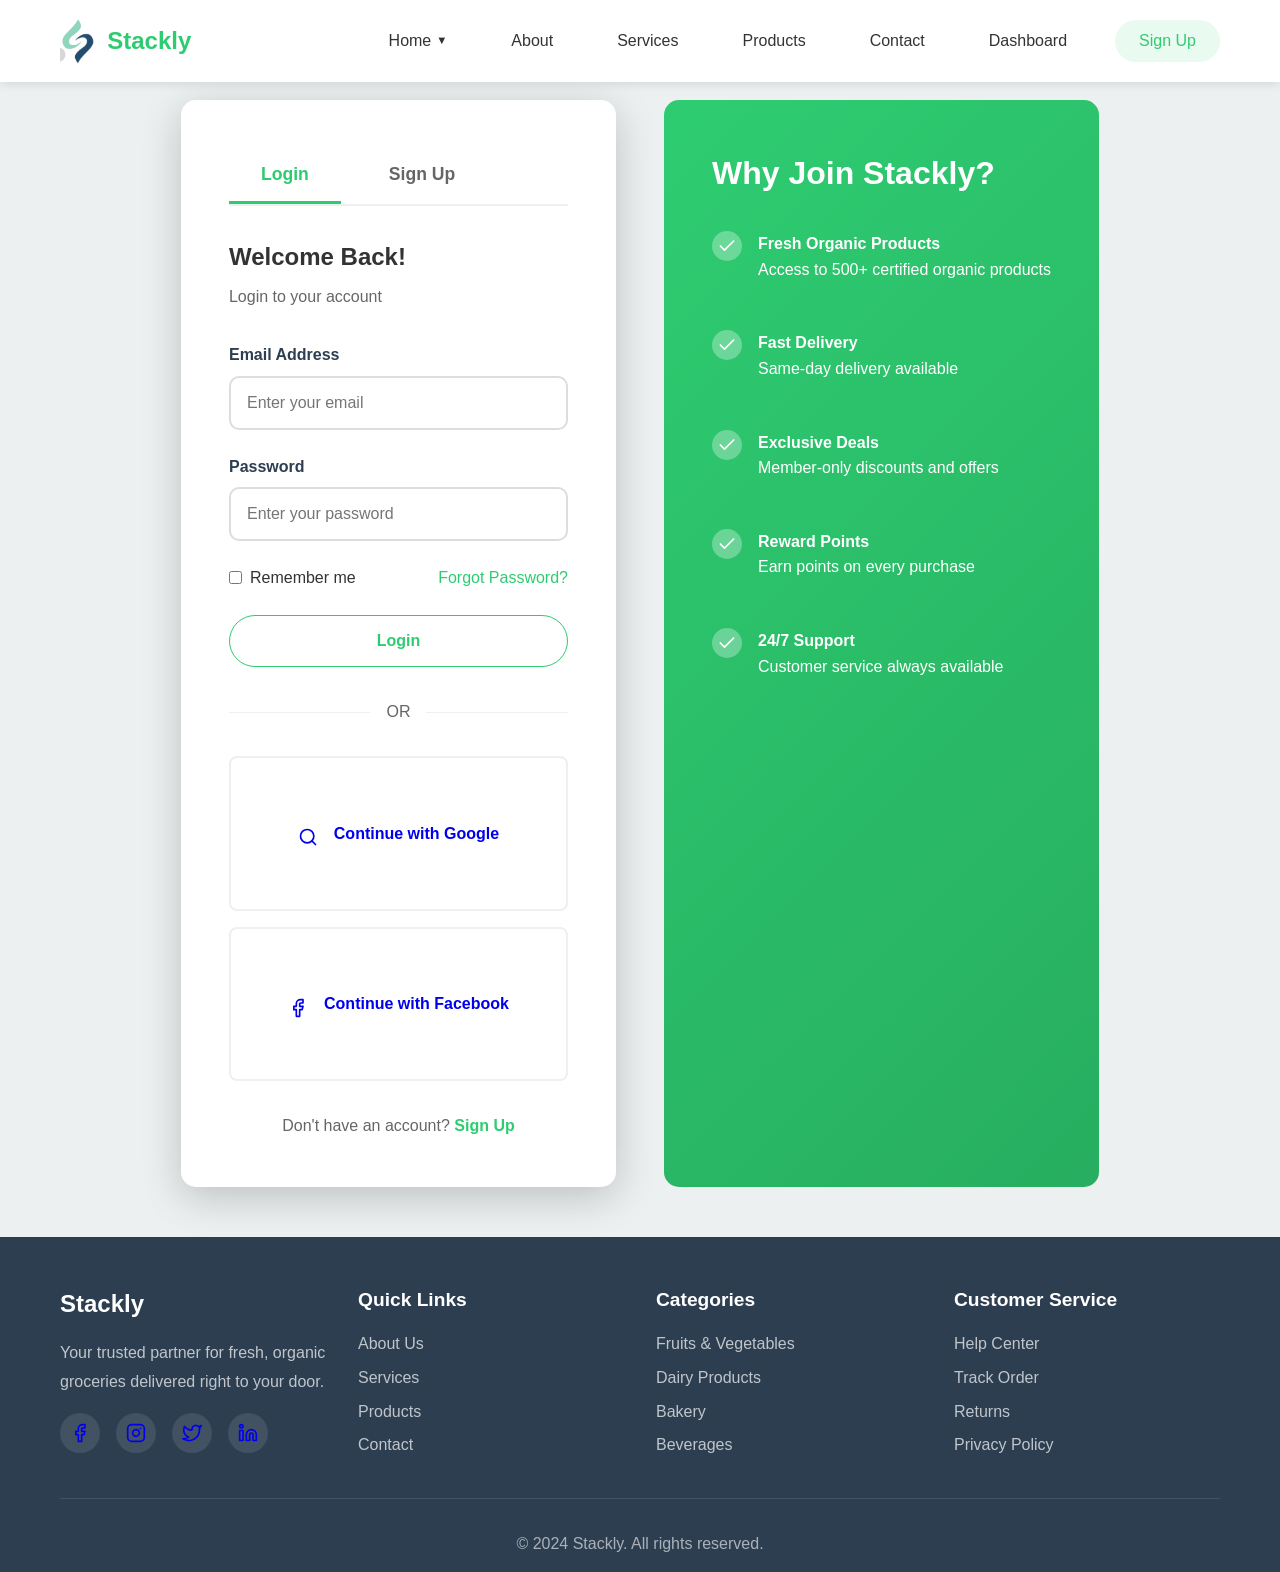
<file: signup.html>
<!DOCTYPE html>
<html lang="en">
<head>
    <meta charset="UTF-8">
    <meta name="viewport" content="width=device-width, initial-scale=1.0">
    <title>Sign Up / Login - Stackly</title>
    <link rel="stylesheet" href="styles.css">
</head>
<body>
    <!-- Navigation -->
    <nav class="navbar">
        <div class="container">
            <div class="nav-wrapper">
                <a href="index.html" class="logo">
                    <img src="images/logo.webp">
                    <span class="logo-text">Stackly</span>
                </a>
                <ul class="nav-menu">
                    <li class="nav-item dropdown">
                        <a href="#" class="nav-link">Home <span class="arrow">▼</span></a>
                        <ul class="dropdown-menu">
                            <li><a href="index.html">Home 1</a></li>
                            <li><a href="home2.html">Home 2</a></li>
                        </ul>
                    </li>
                    <li class="nav-item"><a href="about.html" class="nav-link">About</a></li>
                    <li class="nav-item"><a href="services.html" class="nav-link">Services</a></li>
                    <li class="nav-item"><a href="products.html" class="nav-link">Products</a></li>
                    <li class="nav-item"><a href="contact.html" class="nav-link">Contact</a></li>
                    <li class="nav-item"><a href="dashboard.html" class="nav-link">Dashboard</a></li>
                    <li class="nav-item"><a href="signup.html" class="nav-link btn-signup active">Sign Up</a></li>
                </ul>
                <button class="mobile-toggle">
                    <span></span>
                    <span></span>
                    <span></span>
                </button>
            </div>
        </div>
    </nav>

    <!-- Auth Section -->
    <section class="auth-section">
        <div class="auth-container">
            <div class="auth-box">
                <!-- Tab Navigation -->
                <div class="auth-tabs">
                    <button class="auth-tab active" data-tab="login">Login</button>
                    <button class="auth-tab" data-tab="signup">Sign Up</button>
                </div>

                <!-- Login Form -->
                <div class="auth-form-container" id="loginForm">
                    <h2>Welcome Back!</h2>
                    <p class="auth-subtitle">Login to your account</p>

                    <form class="auth-form">
                        <div class="form-group">
                            <label>Email Address</label>
                            <input type="email" class="form-input" placeholder="Enter your email" required>
                        </div>
                        <div class="form-group">
                            <label>Password</label>
                            <input type="password" class="form-input" placeholder="Enter your password" required>
                        </div>
                        <div class="form-options">
                            <label class="checkbox-label">
                                <input type="checkbox"> Remember me
                            </label>
                            <a href="404.html" class="forgot-password">Forgot Password?</a>
                        </div>
                        <button type="submit" class="btn btn-primary btn-full">Login</button>
                    </form>

                    <div class="auth-divider">
                        <span>OR</span>
                    </div>

                    <div class="social-auth">
                        <a href="404.html" class="social-btn google-btn">
                            <span class="social-icon"><svg xmlns="http://www.w3.org/2000/svg" width="20" height="20" viewBox="0 0 24 24" fill="none" stroke="currentColor" stroke-width="2" stroke-linecap="round" stroke-linejoin="round"><circle cx="11" cy="11" r="8"></circle><path d="m21 21-4.35-4.35"></path></svg></span> Continue with Google
                        </a>
                        <a href="404.html" class="social-btn facebook-btn">
                            <span class="social-icon"><svg xmlns="http://www.w3.org/2000/svg" width="20" height="20" viewBox="0 0 24 24" fill="none" stroke="currentColor" stroke-width="2" stroke-linecap="round" stroke-linejoin="round"><path d="M18 2h-3a5 5 0 0 0-5 5v3H7v4h3v8h4v-8h3l1-4h-4V7a1 1 0 0 1 1-1h3z"></path></svg></span> Continue with Facebook
                        </a>
                    </div>

                    <p class="auth-footer">
                        Don't have an account? <a href="#" class="switch-tab" data-switch="signup">Sign Up</a>
                    </p>
                </div>

                <!-- Sign Up Form -->
                <div class="auth-form-container hidden" id="signupForm">
                    <h2>Create Account</h2>
                    <p class="auth-subtitle">Join Stackly today!</p>

                    <form class="auth-form">
                        <div class="form-row-2">
                            <div class="form-group">
                                <label>First Name</label>
                                <input type="text" class="form-input" placeholder="First name" required>
                            </div>
                            <div class="form-group">
                                <label>Last Name</label>
                                <input type="text" class="form-input" placeholder="Last name" required>
                            </div>
                        </div>
                        <div class="form-group">
                            <label>Email Address</label>
                            <input type="email" class="form-input" placeholder="Enter your email" required>
                        </div>
                        <div class="form-group">
                            <label>Phone Number</label>
                            <input type="tel" class="form-input" placeholder="Enter your phone" required>
                        </div>
                        <div class="form-group">
                            <label>Password</label>
                            <input type="password" class="form-input" placeholder="Create password" required>
                        </div>
                        <div class="form-group">
                            <label>Confirm Password</label>
                            <input type="password" class="form-input" placeholder="Confirm password" required>
                        </div>
                        <div class="form-options">
                            <label class="checkbox-label">
                                <input type="checkbox" required> I agree to <a href="#">Terms & Conditions</a>
                            </label>
                        </div>
                        <button type="submit" class="btn btn-primary btn-full">Create Account</button>
                    </form>

                    <div class="auth-divider">
                        <span>OR</span>
                    </div>

                    <div class="social-auth">
                        <a href="404.html" class="social-btn google-btn">
                            <span class="social-icon"><svg xmlns="http://www.w3.org/2000/svg" width="20" height="20" viewBox="0 0 24 24" fill="none" stroke="currentColor" stroke-width="2" stroke-linecap="round" stroke-linejoin="round"><circle cx="11" cy="11" r="8"></circle><path d="m21 21-4.35-4.35"></path></svg></span> Sign up with Google
                        </a>
                        <a href="404.html" class="social-btn facebook-btn">
                            <span class="social-icon"><svg xmlns="http://www.w3.org/2000/svg" width="20" height="20" viewBox="0 0 24 24" fill="none" stroke="currentColor" stroke-width="2" stroke-linecap="round" stroke-linejoin="round"><path d="M18 2h-3a5 5 0 0 0-5 5v3H7v4h3v8h4v-8h3l1-4h-4V7a1 1 0 0 1 1-1h3z"></path></svg></span> Sign up with Facebook
                        </a>
                    </div>

                    <p class="auth-footer">
                        Already have an account? <a href="#" class="switch-tab" data-switch="login">Login</a>
                    </p>
                </div>
            </div>

            <!-- Benefits Section -->
            <div class="auth-benefits">
                <h3>Why Join Stackly?</h3>
                <div class="benefit-list">
                    <div class="benefit-item">
                        <span class="benefit-icon"><svg xmlns="http://www.w3.org/2000/svg" width="20" height="20" viewBox="0 0 24 24" fill="none" stroke="currentColor" stroke-width="2" stroke-linecap="round" stroke-linejoin="round"><polyline points="20,6 9,17 4,12"></polyline></svg></span>
                        <div>
                            <h4>Fresh Organic Products</h4>
                            <p>Access to 500+ certified organic products</p>
                        </div>
                    </div>
                    <div class="benefit-item">
                        <span class="benefit-icon"><svg xmlns="http://www.w3.org/2000/svg" width="20" height="20" viewBox="0 0 24 24" fill="none" stroke="currentColor" stroke-width="2" stroke-linecap="round" stroke-linejoin="round"><polyline points="20,6 9,17 4,12"></polyline></svg></span>
                        <div>
                            <h4>Fast Delivery</h4>
                            <p>Same-day delivery available</p>
                        </div>
                    </div>
                    <div class="benefit-item">
                        <span class="benefit-icon"><svg xmlns="http://www.w3.org/2000/svg" width="20" height="20" viewBox="0 0 24 24" fill="none" stroke="currentColor" stroke-width="2" stroke-linecap="round" stroke-linejoin="round"><polyline points="20,6 9,17 4,12"></polyline></svg></span>
                        <div>
                            <h4>Exclusive Deals</h4>
                            <p>Member-only discounts and offers</p>
                        </div>
                    </div>
                    <div class="benefit-item">
                        <span class="benefit-icon"><svg xmlns="http://www.w3.org/2000/svg" width="20" height="20" viewBox="0 0 24 24" fill="none" stroke="currentColor" stroke-width="2" stroke-linecap="round" stroke-linejoin="round"><polyline points="20,6 9,17 4,12"></polyline></svg></span>
                        <div>
                            <h4>Reward Points</h4>
                            <p>Earn points on every purchase</p>
                        </div>
                    </div>
                    <div class="benefit-item">
                        <span class="benefit-icon"><svg xmlns="http://www.w3.org/2000/svg" width="20" height="20" viewBox="0 0 24 24" fill="none" stroke="currentColor" stroke-width="2" stroke-linecap="round" stroke-linejoin="round"><polyline points="20,6 9,17 4,12"></polyline></svg></span>
                        <div>
                            <h4>24/7 Support</h4>
                            <p>Customer service always available</p>
                        </div>
                    </div>
                </div>
            </div>
        </div>
    </section>

    <!-- Footer -->
    <footer class="footer">
        <div class="container">
            <div class="footer-grid">
                <div class="footer-col">
                    <div class="footer-logo">
                       
                        <span class="logo-text">Stackly</span>
                    </div>
                    <p>Your trusted partner for fresh, organic groceries delivered right to your door.</p>
                    <div class="social-links">
                        <a href="404.html" class="social-link"><svg xmlns="http://www.w3.org/2000/svg" width="20" height="20" viewBox="0 0 24 24" fill="none" stroke="currentColor" stroke-width="2" stroke-linecap="round" stroke-linejoin="round"><path d="M18 2h-3a5 5 0 0 0-5 5v3H7v4h3v8h4v-8h3l1-4h-4V7a1 1 0 0 1 1-1h3z"></path></svg></a>
                        <a href="404.html" class="social-link"><svg xmlns="http://www.w3.org/2000/svg" width="20" height="20" viewBox="0 0 24 24" fill="none" stroke="currentColor" stroke-width="2" stroke-linecap="round" stroke-linejoin="round"><rect x="2" y="2" width="20" height="20" rx="5" ry="5"></rect><path d="m16 11.37A4 4 0 1 1 12.63 8 4 4 0 0 1 16 11.37z"></path><line x1="17.5" y1="6.5" x2="17.5" y2="6.5"></line></svg></a>
                        <a href="404.html" class="social-link"><svg xmlns="http://www.w3.org/2000/svg" width="20" height="20" viewBox="0 0 24 24" fill="none" stroke="currentColor" stroke-width="2" stroke-linecap="round" stroke-linejoin="round"><path d="M23 3a10.9 10.9 0 0 1-3.14 1.53 4.48 4.48 0 0 0-7.86 3v1A10.66 10.66 0 0 1 3 4s-4 9 5 13a11.64 11.64 0 0 1-7 2c9 5 20 0 20-11.5a4.5 4.5 0 0 0-.08-.83A7.72 7.72 0 0 0 23 3z"></path></svg></a>
                        <a href="404.html" class="social-link"><svg xmlns="http://www.w3.org/2000/svg" width="20" height="20" viewBox="0 0 24 24" fill="none" stroke="currentColor" stroke-width="2" stroke-linecap="round" stroke-linejoin="round"><path d="M16 8a6 6 0 0 1 6 6v7h-4v-7a2 2 0 0 0-2-2 2 2 0 0 0-2 2v7h-4v-7a6 6 0 0 1 6-6z"></path><rect x="2" y="9" width="4" height="12"></rect><circle cx="4" cy="4" r="2"></circle></svg></a>
                    </div>
                </div>
                <div class="footer-col">
                    <h4>Quick Links</h4>
                    <ul class="footer-links">
                        <li><a href="about.html">About Us</a></li>
                        <li><a href="services.html">Services</a></li>
                        <li><a href="products.html">Products</a></li>
                        <li><a href="contact.html">Contact</a></li>
                    </ul>
                </div>
                <div class="footer-col">
                    <h4>Categories</h4>
                    <ul class="footer-links">
                        <li><a href="404.html">Fruits & Vegetables</a></li>
                        <li><a href="404.html">Dairy Products</a></li>
                        <li><a href="404.html">Bakery</a></li>
                        <li><a href="404.html">Beverages</a></li>
                    </ul>
                </div>
                <div class="footer-col">
                    <h4>Customer Service</h4>
                    <ul class="footer-links">
                        <li><a href="404.html">Help Center</a></li>
                        <li><a href="404.html">Track Order</a></li>
                        <li><a href="404.html">Returns</a></li>
                        <li><a href="404.html">Privacy Policy</a></li>
                    </ul>
                </div>
            </div>
            <div class="footer-bottom">
                <p>&copy; 2024 Stackly. All rights reserved.</p>
            </div>
        </div>
    </footer>

    <script src="script.js"></script>
    <script>
        // Auth Tab Switching
        const authTabs = document.querySelectorAll('.auth-tab');
        const loginForm = document.getElementById('loginForm');
        const signupForm = document.getElementById('signupForm');

        authTabs.forEach(tab => {
            tab.addEventListener('click', function() {
                const tabName = this.getAttribute('data-tab');
                
                // Update active tab
                authTabs.forEach(t => t.classList.remove('active'));
                this.classList.add('active');

                // Show/hide forms
                if (tabName === 'login') {
                    loginForm.classList.remove('hidden');
                    signupForm.classList.add('hidden');
                } else {
                    loginForm.classList.add('hidden');
                    signupForm.classList.remove('hidden');
                }
            });
        });

        // Switch links
        const switchLinks = document.querySelectorAll('.switch-tab');
        switchLinks.forEach(link => {
            link.addEventListener('click', function(e) {
                e.preventDefault();
                const switchTo = this.getAttribute('data-switch');
                const targetTab = document.querySelector(`[data-tab="${switchTo}"]`);
                targetTab.click();
            });
        });
    </script>
</body>
</html>
</file>
<file: styles.css>
/* ============================================
   RESET & BASE STYLES
   ============================================ */
* {
    margin: 0;
    padding: 0;
    box-sizing: border-box;
}

:root {
    --primary-color: #2ecc71;
    --secondary-color: #27ae60;
    --accent-color: #f39c12;
    --dark-color: #2c3e50;
    --light-color: #ecf0f1;
    --white: #ffffff;
    --text-dark: #333333;
    --text-light: #666666;
    --gradient-1: linear-gradient(135deg, #667eea 0%, #764ba2 100%);
    --gradient-2: linear-gradient(135deg, #f093fb 0%, #f5576c 100%);
    --gradient-3: linear-gradient(135deg, #4facfe 0%, #00f2fe 100%);
    --gradient-green: linear-gradient(135deg, #2ecc71 0%, #27ae60 100%);
    --shadow-sm: 0 2px 10px rgba(0,0,0,0.1);
    --shadow-md: 0 5px 20px rgba(0,0,0,0.15);
    --shadow-lg: 0 10px 40px rgba(0,0,0,0.2);
}

html {
    scroll-behavior: smooth;
}

body {
    font-family: 'Segoe UI', Tahoma, Geneva, Verdana, sans-serif;
    line-height: 1.6;
    color: var(--text-dark);
    overflow-x: hidden;
}

/* Remove underlines from all links */
a {
    text-decoration: none;
}

.container {
    max-width: 1200px;
    margin: 0 auto;
    padding: 0 20px;
}

/* ============================================
   NAVIGATION
   ============================================ */
.navbar {
    position: fixed;
    top: 0;
    left: 0;
    right: 0;
    background: var(--white);
    box-shadow: var(--shadow-sm);
    z-index: 1000;
    animation: slideDown 0.5s ease-out;
}

@keyframes slideDown {
    from {
        transform: translateY(-100%);
        opacity: 0;
    }
    to {
        transform: translateY(0);
        opacity: 1;
    }
}

.nav-wrapper {
    display: flex;
    justify-content: space-between;
    align-items: center;
    padding: 1rem 0;
}

.logo {
    display: flex;
    align-items: center;
    gap: 10px;
    font-size: 1.5rem;
    font-weight: bold;
    color: var(--primary-color);
    animation: logoFloat 3s ease-in-out infinite;
    text-decoration: none;
    transition: opacity 0.3s ease;
}

.logo:hover {
    opacity: 0.8;
    text-decoration: none;
}

.logo img {
    height: 50px;
    width: auto;
    object-fit: contain;
    display: block;
}

@keyframes logoFloat {
    0%, 100% {
        transform: translateY(0);
    }
    50% {
        transform: translateY(-5px);
    }
}

.logo-icon {
    width: 2.5rem;
    height: 2.5rem;
    display: inline-flex;
    align-items: center;
    justify-content: center;
    animation: rotate360 20s linear infinite;
}

.logo-icon svg,
.shopping-cart svg,
.visual-icon svg,
.meal-icon svg,
.card-icon svg,
.mission-icon svg,
.achievement-icon svg,
.service-icon-large svg,
.ps-icon svg,
.specialty-icon svg,
.support-icon svg {
    width: 100%;
    height: 100%;
    display: block;
    fill: currentColor;
}

@keyframes rotate360 {
    from {
        transform: rotate(0deg);
    }
    to {
        transform: rotate(360deg);
    }
}

.nav-menu {
    display: flex;
    list-style: none;
    gap: 2rem;
    align-items: center;
}

.nav-item {
    position: relative;
}

.nav-link {
    text-decoration: none;
    color: var(--text-dark);
    font-weight: 500;
    padding: 0.5rem 1rem;
    border-radius: 5px;
    transition: all 0.3s ease;
    display: flex;
    align-items: center;
    gap: 5px;
}

.nav-link:hover {
    color: var(--primary-color);
    background: rgba(46, 204, 113, 0.1);
    transform: translateY(-2px);
}

.arrow {
    font-size: 0.7rem;
    transition: transform 0.3s ease;
}

.dropdown:hover .arrow {
    transform: rotate(180deg);
}

.dropdown-menu {
    position: absolute;
    top: 100%;
    left: 0;
    background: var(--white);
    box-shadow: var(--shadow-md);
    border-radius: 8px;
    list-style: none;
    min-width: 180px;
    opacity: 0;
    visibility: hidden;
    transform: translateY(-10px);
    transition: all 0.3s ease;
    overflow: hidden;
}

.dropdown:hover .dropdown-menu {
    opacity: 1;
    visibility: visible;
    transform: translateY(0);
}

.dropdown-menu li {
    border-bottom: 1px solid rgba(0,0,0,0.05);
}

.dropdown-menu li:last-child {
    border-bottom: none;
}

.dropdown-menu a {
    display: block;
    padding: 0.8rem 1.2rem;
    color: var(--text-dark);
    text-decoration: none;
    transition: all 0.3s ease;
}

.dropdown-menu a:hover {
    background: var(--gradient-green);
    color: var(--white);
    padding-left: 1.5rem;
}

.mobile-toggle {
    display: none;
    flex-direction: column;
    gap: 5px;
    background: none;
    border: none;
    cursor: pointer;
}

.mobile-toggle span {
    width: 25px;
    height: 3px;
    background: var(--text-dark);
    border-radius: 3px;
    transition: all 0.3s ease;
}

/* ============================================
   HERO SECTION
   ============================================ */
.hero {
    min-height: 100vh;
    display: flex;
    align-items: center;
    justify-content: center;
    position: relative;
    overflow: hidden;
    padding-top: 80px;
    background: linear-gradient(135deg, #667eea 0%, #764ba2 100%);
}

.hero-bg {
    position: absolute;
    top: 0;
    left: 0;
    right: 0;
    bottom: 0;
    background: var(--gradient-green);
    opacity: 0.9;
    animation: gradientShift 10s ease infinite;
}

@keyframes gradientShift {
    0%, 100% {
        opacity: 0.9;
    }
    50% {
        opacity: 0.7;
    }
}

.hero .container {
    display: grid;
    grid-template-columns: 1fr 1fr;
    gap: 4rem;
    align-items: center;
    position: relative;
    z-index: 1;
}

.hero-content {
    animation: fadeInLeft 1s ease-out;
}

@keyframes fadeInLeft {
    from {
        opacity: 0;
        transform: translateX(-50px);
    }
    to {
        opacity: 1;
        transform: translateX(0);
    }
}

.hero-title {
    font-size: 3.5rem;
    color: var(--white);
    margin-bottom: 1rem;
    line-height: 1.2;
}

.title-line {
    display: block;
    animation: slideInRight 0.8s ease-out backwards;
}

.title-line:nth-child(1) {
    animation-delay: 0.2s;
}

.title-line:nth-child(2) {
    animation-delay: 0.4s;
}

@keyframes slideInRight {
    from {
        opacity: 0;
        transform: translateX(-30px);
    }
    to {
        opacity: 1;
        transform: translateX(0);
    }
}

.hero-subtitle {
    font-size: 1.3rem;
    color: rgba(255,255,255,0.9);
    margin-bottom: 2rem;
    animation: fadeIn 1s ease-out 0.6s backwards;
}

@keyframes fadeIn {
    from {
        opacity: 0;
    }
    to {
        opacity: 1;
    }
}

.hero-buttons {
    display: flex;
    gap: 1rem;
    flex-wrap: wrap;
    animation: fadeIn 1s ease-out 0.8s backwards;
}

.btn {
    padding: 1rem 2rem;
    border: none;
    border-radius: 50px;
    font-size: 1rem;
    font-weight: 600;
    cursor: pointer;
    transition: all 0.3s ease;
    position: relative;
    overflow: hidden;
}

.btn::before {
    content: '';
    position: absolute;
    top: 50%;
    left: 50%;
    width: 0;
    height: 0;
    border-radius: 50%;
    background: rgba(255,255,255,0.3);
    transform: translate(-50%, -50%);
    transition: width 0.6s, height 0.6s;
}

.btn:hover::before {
    width: 300px;
    height: 300px;
}

.btn-primary {
    background: var(--white);
    color: var(--primary-color);
    border: 1px solid;
}

.btn-primary:hover {
    transform: translateY(-3px);
    box-shadow: 0 10px 30px rgba(0,0,0,0.3);
}

.btn-secondary {
    background: transparent;
    color: var(--dark-color);
    border: 2px solid var(--dark-color);
}

.btn-secondary:hover {
    background: var(--white);
    color: var(--primary-color);
    transform: translateY(-3px);
}

.hero-image {
    position: relative;
    height: 500px;
    animation: fadeInRight 1s ease-out;
}

@keyframes fadeInRight {
    from {
        opacity: 0;
        transform: translateX(50px);
    }
    to {
        opacity: 1;
        transform: translateX(0);
    }
}

.floating-card {
    position: absolute;
    font-size: 4rem;
    animation: float 3s ease-in-out infinite;
    filter: drop-shadow(0 10px 30px rgba(0,0,0,0.3));
}

.card-1 {
    top: 10%;
    left: 10%;
    animation-delay: 0s;
}

.card-2 {
    top: 20%;
    right: 10%;
    animation-delay: 0.5s;
}

.card-3 {
    bottom: 30%;
    left: 20%;
    animation-delay: 1s;
}

.card-4 {
    bottom: 10%;
    right: 20%;
    animation-delay: 1.5s;
}

@keyframes float {
    0%, 100% {
        transform: translateY(0) rotate(0deg);
    }
    50% {
        transform: translateY(-20px) rotate(5deg);
    }
}

.scroll-indicator {
    position: absolute;
    bottom: 30px;
    left: 50%;
    transform: translateX(-50%);
    text-align: center;
    color: var(--white);
    animation: fadeIn 1s ease-out 1s backwards;
}

.scroll-arrow {
    width: 30px;
    height: 50px;
    border: 2px solid var(--white);
    border-radius: 20px;
    margin: 10px auto;
    position: relative;
}

.scroll-arrow::before {
    content: '';
    position: absolute;
    top: 8px;
    left: 50%;
    transform: translateX(-50%);
    width: 6px;
    height: 6px;
    background: var(--white);
    border-radius: 50%;
    animation: scrollDown 2s ease-in-out infinite;
}

@keyframes scrollDown {
    0%, 100% {
        top: 8px;
        opacity: 1;
    }
    50% {
        top: 30px;
        opacity: 0;
    }
}

/* ============================================
   SECTION HEADERS
   ============================================ */
.section-header {
    text-align: center;
    margin-bottom: 3rem;
}

.section-tag {
    display: inline-block;
    padding: 0.5rem 1.5rem;
    background: var(--gradient-green);
    color: var(--white);
    border-radius: 50px;
    font-size: 0.9rem;
    font-weight: 600;
    margin-bottom: 1rem;
    animation: pulse 2s ease-in-out infinite;
}

@keyframes pulse {
    0%, 100% {
        transform: scale(1);
    }
    50% {
        transform: scale(1.05);
    }
}

.section-title {
    font-size: 2.5rem;
    color: var(--dark-color);
    margin-bottom: 1rem;
}

.section-subtitle {
    font-size: 1.1rem;
    color: var(--text-light);
}

/* ============================================
   ABOUT SECTION
   ============================================ */
.about {
    padding: 5rem 0;
    background: var(--light-color);
}

.about-grid {
    display: grid;
    grid-template-columns: repeat(auto-fit, minmax(280px, 1fr));
    gap: 2rem;
}

.about-card {
    background: var(--white);
    padding: 2rem;
    border-radius: 15px;
    text-align: center;
    box-shadow: var(--shadow-sm);
    transition: all 0.4s ease;
    animation: fadeInUp 0.8s ease-out backwards;
}

.about-card:nth-child(1) {
    animation-delay: 0.1s;
}

.about-card:nth-child(2) {
    animation-delay: 0.2s;
}

.about-card:nth-child(3) {
    animation-delay: 0.3s;
}

@keyframes fadeInUp {
    from {
        opacity: 0;
        transform: translateY(30px);
    }
    to {
        opacity: 1;
        transform: translateY(0);
    }
}

.about-card:hover {
    transform: translateY(-10px);
    box-shadow: var(--shadow-lg);
}

.card-icon {
    margin-bottom: 1rem;
    width: 3.5rem;
    height: 3.5rem;
    margin-inline: auto;
    color: var(--primary-color);
    animation: bounce 2s ease-in-out infinite;
}

@keyframes bounce {
    0%, 100% {
        transform: translateY(0);
    }
    50% {
        transform: translateY(-10px);
    }
}

.about-card h3 {
    font-size: 1.5rem;
    margin-bottom: 1rem;
    color: var(--dark-color);
}

.about-card p {
    color: var(--text-light);
}

/* ============================================
   SERVICES SECTION
   ============================================ */
.services {
    padding: 5rem 0;
    background: var(--white);
}

.services-grid {
    display: grid;
    grid-template-columns: repeat(auto-fit, minmax(250px, 1fr));
    gap: 2rem;
}

.service-item {
    padding: 2rem;
    border-radius: 15px;
    background: linear-gradient(135deg, #f5f7fa 0%, #c3cfe2 100%);
    transition: all 0.4s ease;
    position: relative;
    overflow: hidden;
}

.service-item::before {
    content: '';
    position: absolute;
    top: 0;
    left: 0;
    width: 100%;
    height: 100%;
    background: var(--gradient-green);
    opacity: 0;
    transition: opacity 0.4s ease;
}

.service-item:hover::before {
    opacity: 1;
}

.service-item:hover {
    transform: scale(1.05);
    color: var(--white);
}

.service-number {
    font-size: 3rem;
    font-weight: bold;
    opacity: 0.2;
    position: relative;
    z-index: 1;
}

.service-item h3,
.service-item p {
    position: relative;
    z-index: 1;
}

.service-item h3 {
    font-size: 1.5rem;
    margin: 1rem 0;
}

/* ============================================
   PRODUCTS SECTION
   ============================================ */
.products {
    padding: 5rem 0;
    background: var(--light-color);
}

.products-grid {
    display: grid;
    grid-template-columns: repeat(auto-fit, minmax(250px, 1fr));
    gap: 2rem;
}

.product-card {
    background: var(--white);
    border-radius: 15px;
    padding: 2rem;
    text-align: center;
    position: relative;
    overflow: hidden;
    transition: all 0.4s ease;
    animation: scaleIn 0.6s ease-out backwards;
}

@keyframes scaleIn {
    from {
        opacity: 0;
        transform: scale(0.8);
    }
    to {
        opacity: 1;
        transform: scale(1);
    }
}

.product-card:hover {
    transform: translateY(-10px);
    box-shadow: var(--shadow-lg);
}

.product-badge {
    position: absolute;
    top: 15px;
    right: 15px;
    padding: 0.3rem 1rem;
    background: var(--accent-color);
    color: var(--white);
    border-radius: 20px;
    font-size: 0.8rem;
    font-weight: bold;
    animation: wiggle 1s ease-in-out infinite;
}

@keyframes wiggle {
    0%, 100% {
        transform: rotate(-3deg);
    }
    50% {
        transform: rotate(3deg);
    }
}

.product-image {
    margin: 1rem 0;
    border-radius: 12px;
    overflow: hidden;
    background: var(--light-color);
    height: 180px;
    display: flex;
    align-items: center;
    justify-content: center;
    animation: scaleIn 0.6s ease-out;
}

.product-image img {
    width: 100%;
    height: 100%;
    object-fit: cover;
    display: block;
}

.product-card h3 {
    font-size: 1.3rem;
    margin-bottom: 0.5rem;
}

.product-price {
    font-size: 1.5rem;
    color: var(--primary-color);
    font-weight: bold;
    margin: 1rem 0;
}

.btn-add {
    width: 100%;
    padding: 0.8rem;
    background: var(--gradient-green);
    color: var(--white);
    border: none;
    border-radius: 25px;
    cursor: pointer;
    font-weight: 600;
    transition: all 0.3s ease;
}

.btn-add:hover {
    transform: scale(1.05);
    box-shadow: var(--shadow-md);
}

/* ============================================
   FEATURES SECTION
   ============================================ */
.features {
    padding: 5rem 0;
    background: var(--white);
}

.features-wrapper {
    display: grid;
    grid-template-columns: 1fr 1fr;
    gap: 4rem;
    align-items: center;
}

.features-list {
    list-style: none;
    margin-top: 2rem;
}

.feature-item {
    display: flex;
    align-items: center;
    gap: 1rem;
    padding: 1rem 0;
    animation: slideInLeft 0.8s ease-out backwards;
}

.feature-item:nth-child(1) {
    animation-delay: 0.1s;
}

.feature-item:nth-child(2) {
    animation-delay: 0.2s;
}

.feature-item:nth-child(3) {
    animation-delay: 0.3s;
}

.feature-item:nth-child(4) {
    animation-delay: 0.4s;
}

@keyframes slideInLeft {
    from {
        opacity: 0;
        transform: translateX(-30px);
    }
    to {
        opacity: 1;
        transform: translateX(0);
    }
}

.check-icon {
    width: 30px;
    height: 30px;
    background: var(--gradient-green);
    color: var(--white);
    border-radius: 50%;
    display: flex;
    align-items: center;
    justify-content: center;
    font-weight: bold;
    flex-shrink: 0;
}

.features-visual {
    position: relative;
    height: 400px;
}

.floating-box {
    position: absolute;
    background: var(--gradient-green);
    border-radius: 20px;
    animation: float 4s ease-in-out infinite;
}

.box-1 {
    width: 150px;
    height: 150px;
    top: 0;
    left: 0;
    animation-delay: 0s;
}

.box-2 {
    width: 120px;
    height: 120px;
    top: 100px;
    right: 50px;
    animation-delay: 0.5s;
    background: var(--gradient-1);
}

.box-3 {
    width: 100px;
    height: 100px;
    bottom: 0;
    left: 100px;
    animation-delay: 1s;
    background: var(--gradient-2);
}

/* ============================================
   STATISTICS SECTION
   ============================================ */
.stats {
    padding: 5rem 0;
    background: var(--gradient-green);
    color: var(--white);
}

.stats-grid {
    display: grid;
    grid-template-columns: repeat(auto-fit, minmax(200px, 1fr));
    gap: 2rem;
}

.stat-item {
    text-align: center;
    padding: 2rem;
}

.stat-number {
    font-size: 3rem;
    font-weight: bold;
    margin-bottom: 0.5rem;
}

.stat-label {
    font-size: 1.1rem;
    opacity: 0.9;
}

/* ============================================
   TESTIMONIALS SECTION
   ============================================ */
.testimonials {
    padding: 5rem 0;
    background: var(--light-color);
}

.testimonials-grid {
    display: grid;
    grid-template-columns: repeat(auto-fit, minmax(300px, 1fr));
    gap: 2rem;
}

.testimonial-card {
    background: var(--white);
    padding: 2rem;
    border-radius: 15px;
    box-shadow: var(--shadow-sm);
    transition: all 0.4s ease;
    animation: fadeInUp 0.8s ease-out backwards;
}

.testimonial-card:nth-child(1) {
    animation-delay: 0.1s;
}

.testimonial-card:nth-child(2) {
    animation-delay: 0.2s;
}

.testimonial-card:nth-child(3) {
    animation-delay: 0.3s;
}

.testimonial-card:hover {
    transform: translateY(-10px);
    box-shadow: var(--shadow-lg);
}

.rating {
    color: var(--accent-color);
    font-size: 1.2rem;
    margin-bottom: 1rem;
}

.testimonial-text {
    font-style: italic;
    color: var(--text-light);
    margin-bottom: 1.5rem;
    line-height: 1.8;
}

.testimonial-author {
    display: flex;
    align-items: center;
    gap: 1rem;
}

.author-avatar {
    width: 50px;
    height: 50px;
    background: var(--gradient-green);
    border-radius: 50%;
    display: flex;
    align-items: center;
    justify-content: center;
    font-size: 1.5rem;
}

.author-name {
    font-weight: bold;
    color: var(--dark-color);
}

.author-role {
    font-size: 0.9rem;
    color: var(--text-light);
}

/* ============================================
   NEWSLETTER SECTION
   ============================================ */
.newsletter {
    padding: 5rem 0;
    background: var(--dark-color);
    color: var(--white);
}

.newsletter-wrapper {
    display: flex;
    justify-content: space-between;
    align-items: center;
    gap: 2rem;
}

.newsletter-content h2 {
    font-size: 2rem;
    margin-bottom: 0.5rem;
}

.newsletter-form {
    display: flex;
    gap: 1rem;
}

.newsletter-input {
    padding: 1rem 1.5rem;
    border: none;
    border-radius: 50px;
    font-size: 1rem;
    min-width: 300px;
    outline: none;
}

/* ============================================
   GALLERY SECTION
   ============================================ */
.gallery {
    padding: 5rem 0;
    background: var(--white);
}

.gallery-grid {
    display: grid;
    grid-template-columns: repeat(auto-fit, minmax(200px, 1fr));
    gap: 1rem;
}

.gallery-item {
    aspect-ratio: 1;
    background: var(--light-color);
    border-radius: 15px;
    display: block;
    transition: all 0.4s ease;
    cursor: pointer;
    overflow: hidden;
}

.gallery-item:hover {
    transform: scale(1.05);
    box-shadow: var(--shadow-lg);
}

.gallery-item img {
    width: 100%;
    height: 100%;
    object-fit: cover;
    display: block;
}

/* ============================================
   CONTACT SECTION
   ============================================ */
.contact {
    padding: 5rem 0;
    background: var(--light-color);
}

.contact-grid {
    display: grid;
    grid-template-columns: 1fr 1fr;
    gap: 3rem;
}

.contact-item {
    display: flex;
    gap: 1rem;
    margin-bottom: 2rem;
    animation: fadeInLeft 0.8s ease-out backwards;
}

.contact-item:nth-child(1) {
    animation-delay: 0.1s;
}

.contact-item:nth-child(2) {
    animation-delay: 0.2s;
}

.contact-item:nth-child(3) {
    animation-delay: 0.3s;
}

.contact-icon {
    width: 50px;
    height: 50px;
    background: var(--gradient-green);
    border-radius: 50%;
    display: flex;
    align-items: center;
    justify-content: center;
    font-size: 1.5rem;
    flex-shrink: 0;
}

.contact-form {
    display: flex;
    flex-direction: column;
    gap: 1rem;
}

.form-input {
    padding: 1rem;
    border: 2px solid #ddd;
    border-radius: 10px;
    font-size: 1rem;
    font-family: inherit;
    outline: none;
    transition: all 0.3s ease;
}

.form-input:focus {
    border-color: var(--primary-color);
    box-shadow: 0 0 0 3px rgba(46, 204, 113, 0.1);
}

/* ============================================
   FOOTER
   ============================================ */
.footer {
    background: var(--dark-color);
    color: var(--white);
    padding: 3rem 0 1rem;
}

.footer-grid {
    display: grid;
    grid-template-columns: repeat(auto-fit, minmax(250px, 1fr));
    gap: 2rem;
    margin-bottom: 2rem;
}

.footer-logo {
    display: flex;
    align-items: center;
    gap: 10px;
    font-size: 1.5rem;
    font-weight: bold;
    margin-bottom: 1rem;
}

.footer-col h4 {
    margin-bottom: 1rem;
    font-size: 1.2rem;
}

.footer-col p {
    color: rgba(255,255,255,0.7);
    line-height: 1.8;
}

.footer-links {
    list-style: none;
}

.footer-links li {
    margin-bottom: 0.5rem;
}

.footer-links a {
    color: rgba(255,255,255,0.7);
    text-decoration: none;
    transition: all 0.3s ease;
    display: inline-block;
}

.footer-links a:hover {
    color: var(--primary-color);
    transform: translateX(5px);
}

.social-links {
    display: flex;
    gap: 1rem;
    margin-top: 1rem;
}

.social-link {
    width: 40px;
    height: 40px;
    background: rgba(255,255,255,0.1);
    border-radius: 50%;
    display: flex;
    align-items: center;
    justify-content: center;
    font-size: 1.2rem;
    transition: all 0.3s ease;
}

.social-link:hover {
    background: var(--primary-color);
    transform: translateY(-3px);
}

.footer-bottom {
    text-align: center;
    padding-top: 2rem;
    border-top: 1px solid rgba(255,255,255,0.1);
    color: rgba(255,255,255,0.6);
}

/* ============================================
   HOME 2 SPECIFIC STYLES
   ============================================ */
.hero-alt {
    background: var(--gradient-1);
}

.hero-content-center {
    text-align: center;
    animation: zoomIn 1s ease-out;
}

@keyframes zoomIn {
    from {
        opacity: 0;
        transform: scale(0.5);
    }
    to {
        opacity: 1;
        transform: scale(1);
    }
}

.hero-title-large {
    font-size: 4rem;
    color: var(--white);
    margin-bottom: 1rem;
}

.title-word {
    display: block;
    animation: slideInUp 0.8s ease-out backwards;
}

.title-word:nth-child(1) {
    animation-delay: 0.2s;
}

.title-word:nth-child(2) {
    animation-delay: 0.4s;
}

.title-word:nth-child(3) {
    animation-delay: 0.6s;
}

@keyframes slideInUp {
    from {
        opacity: 0;
        transform: translateY(50px);
    }
    to {
        opacity: 1;
        transform: translateY(0);
    }
}

.hero-subtitle-large {
    font-size: 1.5rem;
    color: rgba(255,255,255,0.9);
    margin-bottom: 2rem;
}

.pulse-btn {
    animation: pulseBtn 2s ease-in-out infinite;
}

@keyframes pulseBtn {
    0%, 100% {
        box-shadow: 0 0 0 0 rgba(255,255,255,0.7);
    }
    50% {
        box-shadow: 0 0 0 20px rgba(255,255,255,0);
    }
}

.wave-animation {
    position: absolute;
    bottom: 0;
    left: 0;
    width: 100%;
    overflow: hidden;
    line-height: 0;
}

.wave-animation svg {
    position: relative;
    display: block;
    width: calc(100% + 1.3px);
    height: 120px;
}

.wave-path {
    fill: var(--white);
    animation: waveMove 10s ease-in-out infinite;
}

@keyframes waveMove {
    0%, 100% {
        d: path("M0,50 C300,100 600,0 900,50 C1050,75 1150,50 1200,50 L1200,120 L0,120 Z");
    }
    50% {
        d: path("M0,50 C300,0 600,100 900,50 C1050,25 1150,50 1200,50 L1200,120 L0,120 Z");
    }
}

.categories {
    padding: 5rem 0;
    background: var(--white);
}

.categories-grid {
    display: grid;
    grid-template-columns: repeat(auto-fit, minmax(200px, 1fr));
    gap: 2rem;
}

.category-card {
    background: var(--light-color);
    padding: 2rem;
    border-radius: 15px;
    text-align: center;
    transition: all 0.4s ease;
    cursor: pointer;
}

.category-card:hover {
    background: var(--gradient-green);
    color: var(--white);
    transform: translateY(-10px);
    box-shadow: var(--shadow-lg);
}

.category-icon {
    width: 4rem;
    height: 4rem;
    margin-bottom: 1rem;
    margin-inline: auto;
    border-radius: 50%;
    overflow: hidden;
    background: var(--white);
    display: flex;
    align-items: center;
    justify-content: center;
    animation: bounce 2s ease-in-out infinite;
}

.category-icon img {
    width: 100%;
    height: 100%;
    object-fit: cover;
    display: block;
}

.category-link {
    color: var(--primary-color);
    text-decoration: none;
    font-weight: 600;
    transition: all 0.3s ease;
}

.category-card:hover .category-link {
    color: var(--white);
}

.offers {
    padding: 5rem 0;
    background: var(--light-color);
}

.offers-grid {
    display: grid;
    grid-template-columns: 2fr 1fr 1fr;
    gap: 2rem;
}

.offer-card {
    color: var(--white);
    padding: 3rem;
    border-radius: 20px;
    position: relative;
    overflow: hidden;
    transition: all 0.4s ease;
}

.offer-card:hover {
    transform: scale(1.05);
}

.offer-card::before {
    content: '';
    position: absolute;
    inset: 0;
    background-size: cover;
    background-position: center;
    opacity: 0.4;
    mix-blend-mode: soft-light;
}

.offer-card > * {
    position: relative;
    z-index: 1;
}

.offer-card .btn {
    margin-top: 2rem;
    padding: 5px;
}

.offer-badge {
    position: absolute;
    top: 20px;
    right: 20px;
    background: rgba(255,255,255,0.3);
    padding: 0.5rem 1rem;
    border-radius: 20px;
    font-weight: bold;
}

.big-offer {
    background: var(--gradient-2);
}

.offer-banner-veg {
    background: var(--gradient-2);
}

.offer-banner-veg::before {
    background-image: url("https://images.pexels.com/photos/5737400/pexels-photo-5737400.jpeg?auto=compress&cs=tinysrgb&w=1200");
}

.offer-banner-dairy {
    background: var(--gradient-3);
}

.offer-banner-dairy::before {
    background-image: url("https://images.pexels.com/photos/8963468/pexels-photo-8963468.jpeg?auto=compress&cs=tinysrgb&w=1200");
}

.offer-banner-fruits {
    background: var(--gradient-1);
}

.offer-banner-fruits::before {
    background-image: url("https://images.pexels.com/photos/1998639/pexels-photo-1998639.jpeg?auto=compress&cs=tinysrgb&w=1200");
}

.btn-light {
    background: var(--white);
    color: var(--dark-color);
}

.how-it-works {
    padding: 5rem 0;
    background: var(--white);
}

.steps-container {
    display: flex;
    justify-content: space-between;
    align-items: center;
    flex-wrap: wrap;
    gap: 2rem;
}

.step-item {
    flex: 1;
    min-width: 200px;
    text-align: center;
}

.step-circle {
    width: 100px;
    height: 100px;
    background: var(--gradient-green);
    border-radius: 50%;
    display: flex;
    align-items: center;
    justify-content: center;
    margin: 0 auto 1rem;
    animation: pulse 2s ease-in-out infinite;
}

.step-num {
    font-size: 2rem;
    font-weight: bold;
    color: var(--white);
}

.step-connector {
    width: 50px;
    height: 2px;
    background: var(--primary-color);
    flex-shrink: 0;
}

.featured-products {
    padding: 5rem 0;
    background: var(--light-color);
}

.products-showcase {
    display: grid;
    grid-template-columns: repeat(auto-fit, minmax(300px, 1fr));
    gap: 2rem;
}

.showcase-card {
    background: var(--white);
    border-radius: 15px;
    overflow: hidden;
    transition: all 0.4s ease;
}

.showcase-card:hover {
    transform: translateY(-10px);
    box-shadow: var(--shadow-lg);
}

.showcase-image {
    height: 220px;
    background: var(--light-color);
    overflow: hidden;
}

.showcase-image img {
    width: 100%;
    height: 100%;
    object-fit: cover;
    display: block;
}

.showcase-content {
    padding: 2rem;
    text-align: center;
}

.price {
    font-size: 1.5rem;
    color: var(--primary-color);
    font-weight: bold;
    margin: 1rem 0;
}

.benefits {
    padding: 5rem 0;
    background: var(--white);
}

.benefits-wrapper {
    display: grid;
    grid-template-columns: 1fr 1fr;
    gap: 4rem;
    align-items: center;
}

.benefits-visual {
    position: relative;
    height: 400px;
}

.benefit-circle {
    position: absolute;
    width: 150px;
    height: 150px;
    border-radius: 50%;
    background: var(--gradient-green);
    display: flex;
    align-items: center;
    justify-content: center;
    font-size: 4rem;
    animation: float 4s ease-in-out infinite;
}

.circle-1 {
    top: 0;
    left: 50px;
    animation-delay: 0s;
}

.circle-2 {
    top: 150px;
    right: 0;
    animation-delay: 0.5s;
    background: var(--gradient-1);
}

.circle-3 {
    bottom: 0;
    left: 0;
    animation-delay: 1s;
    background: var(--gradient-2);
}

.benefit-list {
    margin-top: 2rem;
}

.benefit-item {
    display: flex;
    gap: 1rem;
    margin-bottom: 1.5rem;
}

.benefit-icon {
    width: 40px;
    height: 40px;
    background: var(--gradient-green);
    color: var(--white);
    border-radius: 50%;
    display: flex;
    align-items: center;
    justify-content: center;
    flex-shrink: 0;
    font-weight: bold;
}

.mobile-app {
    padding: 5rem 0;
    background: var(--dark-color);
    color: var(--white);
}

.app-wrapper {
    display: grid;
    grid-template-columns: 1fr 1fr;
    gap: 4rem;
    align-items: center;
}

.app-features {
    margin: 2rem 0;
}

.app-feature {
    display: flex;
    align-items: center;
    gap: 1rem;
    margin-bottom: 1rem;
}

.feature-icon {
    font-size: 2rem;
}

.feature-icon svg {
    width: 1.6rem;
    height: 1.6rem;
    display: block;
    fill: currentColor;
}

.app-buttons {
    display: flex;
    gap: 1rem;
    flex-wrap: wrap;
}

.app-btn {
    padding: 1rem 2rem;
    background: var(--white);
    color: var(--dark-color);
    border: none;
    border-radius: 10px;
    cursor: pointer;
    font-size: 1rem;
    font-weight: 600;
    transition: all 0.3s ease;
}

.app-btn:hover {
    transform: translateY(-3px);
    box-shadow: var(--shadow-md);
}

.phone-mockup {
    width: 15rem;
    height: 15rem;
    margin: 0 auto;
    display: flex;
    align-items: center;
    justify-content: center;
    animation: float 3s ease-in-out infinite;
}

.phone-mockup svg {
    width: 100%;
    height: 100%;
    display: block;
    fill: currentColor;
}

.blog {
    padding: 5rem 0;
    background: var(--light-color);
}

.blog-grid {
    display: grid;
    grid-template-columns: repeat(auto-fit, minmax(300px, 1fr));
    gap: 2rem;
}

.blog-card {
    background: var(--white);
    border-radius: 15px;
    overflow: hidden;
    transition: all 0.4s ease;
}

.blog-card:hover {
    transform: translateY(-10px);
    box-shadow: var(--shadow-lg);
}

.blog-image {
    background: var(--light-color);
    height: 220px;
    overflow: hidden;
}

.blog-image img {
    width: 100%;
    height: 100%;
    object-fit: cover;
    display: block;
}

.blog-meta {
    display: flex;
    justify-content: space-between;
    padding: 1rem 1.5rem;
    font-size: 0.9rem;
    color: var(--text-light);
}

.blog-category {
    background: var(--primary-color);
    color: var(--white);
    padding: 0.3rem 0.8rem;
    border-radius: 15px;
}

.blog-card h3 {
    padding: 0 1.5rem;
    margin-bottom: 1rem;
}

.blog-card p {
    padding: 0 1.5rem;
    color: var(--text-light);
    margin-bottom: 1rem;
}

.blog-link {
    display: inline-block;
    padding: 0 1.5rem 1.5rem;
    color: var(--primary-color);
    text-decoration: none;
    font-weight: 600;
}

.partners {
    padding: 5rem 0;
    background: var(--white);
}

.partners-slider {
    display: flex;
    justify-content: space-around;
    align-items: center;
    flex-wrap: wrap;
    gap: 2rem;
}

.partner-logo {
    font-size: 5rem;
    opacity: 0.5;
    transition: all 0.3s ease;
    animation: float 3s ease-in-out infinite;
}

.partner-logo svg {
    width: 3.2rem;
    height: 3.2rem;
    display: block;
    fill: currentColor;
}

.partner-logo:hover {
    opacity: 1;
    transform: scale(1.2);
}

.cta-section {
    padding: 5rem 0;
    background: var(--gradient-green);
    color: var(--white);
}

.cta-wrapper {
    text-align: center;
}

.cta-content h2 {
    font-size: 2.5rem;
    margin-bottom: 1rem;
}

.cta-buttons {
    display: flex;
    justify-content: center;
    gap: 1rem;
    margin: 2rem 0;
    flex-wrap: wrap;
}

.btn-large {
    padding: 1.2rem 2.5rem;
    font-size: 1.1rem;
}

.cta-stats {
    display: flex;
    justify-content: center;
    gap: 4rem;
    margin-top: 3rem;
    flex-wrap: wrap;
}

.cta-stat h3 {
    font-size: 2.5rem;
    margin-bottom: 0.5rem;
}

/* ============================================
   SCROLL ANIMATIONS
   ============================================ */
.animate-on-scroll {
    opacity: 0;
    transform: translateY(30px);
    transition: all 0.8s ease-out;
}

.animate-on-scroll.animated {
    opacity: 1;
    transform: translateY(0);
}

/* ============================================
   RESPONSIVE DESIGN
   ============================================ */

/* Tablet */
@media (max-width: 768px) {
    .hero .container {
        grid-template-columns: 1fr;
        margin-top:100px;
    }
    
    .hero-title {
        font-size: 2.5rem;
    }
    
    .hero-title-large {
        font-size: 3rem;
    }
    
    .hero-image {
        height: 300px;
    }
    
    .nav-menu {
        position: fixed;
        top: 70px;
        left: -100%;
        flex-direction: column;
        background: var(--white);
        width: 100%;
        padding: 2rem;
        box-shadow: var(--shadow-md);
        transition: left 0.3s ease;
        gap: 0;
    }
    
    .nav-menu.active {
        left: 0;
    }
    
    .nav-item {
        width: 100%;
        margin-bottom: 1rem;
    }
    
    .mobile-toggle {
        display: flex;
    }
    
    .mobile-toggle.active span:nth-child(1) {
        transform: rotate(45deg) translate(5px, 5px);
    }
    
    .mobile-toggle.active span:nth-child(2) {
        opacity: 0;
    }
    
    .mobile-toggle.active span:nth-child(3) {
        transform: rotate(-45deg) translate(7px, -6px);
    }
    
    .dropdown-menu {
        position: static;
        opacity: 1;
        visibility: visible;
        transform: none;
        box-shadow: none;
        margin-top: 0.5rem;
        display: none;
    }
    
    .dropdown.active .dropdown-menu {
        display: block;
    }
    
    .features-wrapper,
    .benefits-wrapper,
    .app-wrapper,
    .contact-grid {
        grid-template-columns: 1fr;
    }
    
    .newsletter-wrapper {
        flex-direction: column;
        text-align: center;
    }
    
    .offers-grid {
        grid-template-columns: 1fr;
    }
    
    .step-connector {
        display: none;
    }
}

/* Mobile */
@media (max-width: 480px) {
    .hero-title {
        font-size: 2rem;
    }
    
    .hero-title-large {
        font-size: 2rem;
    }
    
    .section-title {
        font-size: 2rem;
    }
    
    .newsletter-input {
        min-width: 100%;
    }
    
    .newsletter-form {
        flex-direction: column;
    }
    
    .hero-buttons {
        flex-direction: column;
    }
    
    .btn {
        width: 100%;
    }
    
    .cta-buttons {
        flex-direction: column;
        align-items: center;
    }
    
    .btn-large {
        width: 100%;
        max-width: 300px;
    }
}

/* Small mobile (320px) */
@media (max-width: 320px) {
    .container {
        padding: 0 15px;
    }
    
    .hero-title {
        font-size: 1.8rem;
    }
    
    .section-title {
        font-size: 1.8rem;
    }
    
    .about-card,
    .product-card {
        padding: 1.5rem;
    }
}


/* ============================================
   NEW PAGES STYLES
   ============================================ */

/* Page Hero */
.page-hero {
    min-height: 50vh;
    display: flex;
    align-items: center;
    justify-content: center;
    position: relative;
    overflow: hidden;
    padding-top: 80px;
    background: var(--gradient-green);
}

.page-hero-content {
    text-align: center;
    position: relative;
    z-index: 1;
}

.page-title {
    font-size: 3.5rem;
    color: var(--white);
    margin-bottom: 1rem;
    animation: fadeInUp 0.8s ease-out;
}

.page-subtitle {
    font-size: 1.3rem;
    color: rgba(255,255,255,0.9);
    margin-bottom: 2rem;
    animation: fadeInUp 0.8s ease-out 0.2s backwards;
}

.breadcrumb {
    color: rgba(255,255,255,0.8);
    animation: fadeIn 1s ease-out 0.4s backwards;
}

.breadcrumb a {
    color: var(--white);
    text-decoration: none;
}

.btn-signup {
    background: var(--gradient-green);
    color: var(--white);
    border-radius: 25px;
    padding: 0.5rem 1.5rem;
}

.nav-link.active {
    color: var(--primary-color);
    background: rgba(46, 204, 113, 0.1);
}

/* About Page Styles */
.our-story {
    padding: 5rem 0;
    background: var(--white);
}

.story-wrapper {
    display: grid;
    grid-template-columns: 1fr 1fr;
    gap: 4rem;
    align-items: center;
}

.story-stats {
    display: flex;
    gap: 2rem;
    margin-top: 2rem;
    flex-wrap: wrap;
}

.story-stat {
    flex: 1;
    min-width: 100px;
}

.story-stat h3 {
    font-size: 2rem;
    color: var(--primary-color);
    margin-bottom: 0.5rem;
}

.story-image {
    text-align: center;
}

.image-placeholder {
    max-width: 420px;
    margin: 0 auto;
    border-radius: 24px;
    overflow: hidden;
    box-shadow: var(--shadow-lg);
    animation: float 3s ease-in-out infinite;
}

.image-placeholder img {
    width: 100%;
    height: 100%;
    object-fit: cover;
    display: block;
}

.mission {
    padding: 5rem 0;
    background: var(--light-color);
}

.mission-grid {
    display: grid;
    grid-template-columns: repeat(auto-fit, minmax(300px, 1fr));
    gap: 2rem;
}

.mission-card {
    background: var(--white);
    padding: 2rem;
    border-radius: 15px;
    text-align: center;
    transition: all 0.4s ease;
}

.mission-card:hover {
    transform: translateY(-10px);
    box-shadow: var(--shadow-lg);
}

.mission-icon {
    width: 3.5rem;
    height: 3.5rem;
    margin: 0 auto 1rem;
    border-radius: 50%;
    background: var(--gradient-green);
    display: flex;
    align-items: center;
    justify-content: center;
    color: var(--white);
}

.core-values {
    padding: 5rem 0;
    background: var(--white);
}

.values-grid {
    display: grid;
    grid-template-columns: repeat(auto-fit, minmax(250px, 1fr));
    gap: 2rem;
}

.value-item {
    padding: 2rem;
    border-radius: 15px;
    background: var(--light-color);
    transition: all 0.4s ease;
}

.value-item:hover {
    background: var(--gradient-green);
    color: var(--white);
    transform: scale(1.05);
}

.value-number {
    font-size: 3rem;
    font-weight: bold;
    opacity: 0.3;
    margin-bottom: 1rem;
}

.team {
    padding: 5rem 0;
    background: var(--light-color);
}

.team-grid {
    display: grid;
    grid-template-columns: repeat(auto-fit, minmax(250px, 1fr));
    gap: 2rem;
}

.team-member {
    background: var(--white);
    padding: 2rem;
    border-radius: 15px;
    text-align: center;
    transition: all 0.4s ease;
}

.team-member:hover {
    transform: translateY(-10px);
    box-shadow: var(--shadow-lg);
}

.member-avatar {
    width: 100px;
    height: 100px;
    background: var(--gradient-green);
    border-radius: 50%;
    display: flex;
    align-items: center;
    justify-content: center;
    margin: 0 auto 1rem;
    overflow: hidden;
}

.member-avatar img {
    width: 100%;
    height: 100%;
    object-fit: cover;
    display: block;
}

.member-role {
    color: var(--primary-color);
    font-weight: 600;
    margin: 0.5rem 0;
}

.achievements {
    padding: 5rem 0;
    background: var(--white);
}

.achievement-grid {
    display: grid;
    grid-template-columns: repeat(auto-fit, minmax(250px, 1fr));
    gap: 2rem;
}

.achievement-card {
    background: var(--light-color);
    padding: 2rem;
    border-radius: 15px;
    text-align: center;
}

.achievement-icon {
    width: 3.5rem;
    height: 3.5rem;
    margin: 0 auto 1rem;
    border-radius: 50%;
    background: var(--gradient-green);
    display: flex;
    align-items: center;
    justify-content: center;
    color: var(--white);
}

.our-process {
    padding: 5rem 0;
    background: var(--light-color);
}

.process-timeline {
    position: relative;
    padding-left: 2rem;
}

.timeline-item {
    position: relative;
    padding-left: 3rem;
    margin-bottom: 3rem;
}

.timeline-dot {
    position: absolute;
    left: -0.5rem;
    top: 0;
    width: 20px;
    height: 20px;
    background: var(--primary-color);
    border-radius: 50%;
    border: 4px solid var(--white);
}

.timeline-item::before {
    content: '';
    position: absolute;
    left: 0;
    top: 20px;
    bottom: -3rem;
    width: 2px;
    background: var(--primary-color);
}

.timeline-item:last-child::before {
    display: none;
}

.certifications {
    padding: 5rem 0;
    background: var(--white);
}

.cert-grid {
    display: grid;
    grid-template-columns: repeat(auto-fit, minmax(150px, 1fr));
    gap: 2rem;
}

.cert-badge {
    background: var(--light-color);
    padding: 2rem;
    border-radius: 15px;
    text-align: center;
    transition: all 0.4s ease;
}

.cert-badge:hover {
    background: var(--gradient-green);
    color: var(--white);
    transform: scale(1.1);
}

.cert-icon {
    font-size: 3rem;
    color: var(--primary-color);
    margin-bottom: 1rem;
}

.cert-badge:hover .cert-icon {
    color: var(--white);
}

.community-impact {
    padding: 5rem 0;
    background: var(--light-color);
}

.impact-grid {
    display: grid;
    grid-template-columns: repeat(auto-fit, minmax(300px, 1fr));
    gap: 2rem;
}

.impact-card {
    background: var(--white);
    padding: 2rem;
    border-radius: 15px;
}

.impact-stat {
    font-size: 1.5rem;
    font-weight: bold;
    color: var(--primary-color);
    margin-top: 1rem;
}

.join-us {
    padding: 5rem 0;
    background: var(--gradient-green);
    color: var(--white);
    text-align: center;
}

.join-wrapper h2 {
    font-size: 2.5rem;
    margin-bottom: 1rem;
}

.join-buttons {
    display: flex;
    justify-content: center;
    gap: 1rem;
    margin-top: 2rem;
    flex-wrap: wrap;
}

/* Services Page Styles */
.main-services {
    padding: 5rem 0;
    background: var(--white);
}

.services-showcase {
    display: grid;
    grid-template-columns: repeat(auto-fit, minmax(320px, 1fr));
    gap: 2rem;
}

.service-showcase-card {
    background: var(--light-color);
    padding: 2rem;
    border-radius: 15px;
    transition: all 0.4s ease;
}

.service-showcase-card:hover {
    transform: translateY(-10px);
    box-shadow: var(--shadow-lg);
    background: var(--white);
}

.service-icon-large {
    width: 5rem;
    height: 5rem;
    margin-bottom: 1rem;
}

.service-features {
    list-style: none;
    margin-top: 1.5rem;
}

.service-features li {
    padding: 0.5rem 0;
    color: var(--text-light);
}

.delivery-options {
    padding: 5rem 0;
    background: var(--light-color);
}

.delivery-grid {
    display: grid;
    grid-template-columns: repeat(auto-fit, minmax(280px, 1fr));
    gap: 2rem;
}

.delivery-card {
    background: var(--white);
    padding: 2rem;
    border-radius: 15px;
    position: relative;
    text-align: center;
    transition: all 0.4s ease;
}

.delivery-card.featured {
    border: 3px solid var(--primary-color);
    transform: scale(1.05);
}

.delivery-badge {
    position: absolute;
    top: -15px;
    left: 50%;
    transform: translateX(-50%);
    background: var(--accent-color);
    color: var(--white);
    padding: 0.5rem 1rem;
    border-radius: 20px;
    font-size: 0.9rem;
}

.delivery-price {
    font-size: 3rem;
    font-weight: bold;
    color: var(--primary-color);
    margin: 1rem 0;
}

.delivery-features {
    list-style: none;
    margin: 1.5rem 0;
    text-align: left;
}

.delivery-features li {
    padding: 0.5rem 0;
    color: var(--text-light);
}

.personal-shopping {
    padding: 5rem 0;
    background: var(--white);
}

.ps-wrapper {
    display: grid;
    grid-template-columns: 1fr 1fr;
    gap: 4rem;
    align-items: center;
}

.ps-benefits {
    margin-top: 2rem;
}

.ps-benefit {
    display: flex;
    gap: 1rem;
    margin-bottom: 1.5rem;
}

.ps-icon {
    width: 50px;
    height: 50px;
    background: var(--gradient-green);
    border-radius: 50%;
    display: flex;
    align-items: center;
    justify-content: center;
    flex-shrink: 0;
}

.ps-visual {
    text-align: center;
}

.visual-icon {
    width: 15rem;
    height: 15rem;
    display: inline-flex;
    align-items: center;
    justify-content: center;
    animation: float 3s ease-in-out infinite;
}

.meal-planning {
    padding: 5rem 0;
    background: var(--light-color);
}

.meal-grid {
    display: grid;
    grid-template-columns: repeat(auto-fit, minmax(250px, 1fr));
    gap: 2rem;
}

.meal-card {
    background: var(--white);
    padding: 2rem;
    border-radius: 15px;
    text-align: center;
    transition: all 0.4s ease;
}

.meal-card:hover {
    transform: translateY(-10px);
    box-shadow: var(--shadow-lg);
}

.meal-icon {
    width: 4rem;
    height: 4rem;
    margin-bottom: 1rem;
    display: inline-flex;
    align-items: center;
    justify-content: center;
}

.business-solutions {
    padding: 5rem 0;
    background: var(--white);
}

.business-grid {
    display: grid;
    grid-template-columns: repeat(auto-fit, minmax(300px, 1fr));
    gap: 2rem;
}

.business-card {
    background: var(--light-color);
    padding: 2rem;
    border-radius: 15px;
}

.business-features {
    display: flex;
    flex-wrap: wrap;
    gap: 1rem;
    margin-top: 1rem;
}

.business-features span {
    background: var(--white);
    padding: 0.5rem 1rem;
    border-radius: 20px;
    font-size: 0.9rem;
}

.specialty-services {
    padding: 5rem 0;
    background: var(--light-color);
}

.specialty-list {
    display: grid;
    gap: 2rem;
}

.specialty-item {
    display: flex;
    gap: 2rem;
    background: var(--white);
    padding: 2rem;
    border-radius: 15px;
    transition: all 0.4s ease;
}

.specialty-item:hover {
    transform: translateX(10px);
    box-shadow: var(--shadow-md);
}

.specialty-icon {
    width: 4rem;
    height: 4rem;
    flex-shrink: 0;
}

.customer-support {
    padding: 5rem 0;
    background: var(--white);
}

.support-grid {
    display: grid;
    grid-template-columns: repeat(auto-fit, minmax(250px, 1fr));
    gap: 2rem;
}

.support-card {
    background: var(--light-color);
    padding: 2rem;
    border-radius: 15px;
    text-align: center;
    display: flex;
    flex-direction: column;
    gap: 10px;
}

.support-icon {
    width: 4rem;
    height: 4rem;
    margin-bottom: 1rem;
}

.pricing-plans {
    padding: 5rem 0;
    background: var(--light-color);
}

.pricing-grid {
    display: grid;
    grid-template-columns: repeat(auto-fit, minmax(280px, 1fr));
    gap: 2rem;
}

.pricing-card {
    background: var(--white);
    padding: 2rem;
    border-radius: 15px;
    position: relative;
    text-align: center;
    transition: all 0.4s ease;
}

.pricing-card.featured-plan {
    border: 3px solid var(--primary-color);
    transform: scale(1.05);
}

.plan-badge {
    position: absolute;
    top: -15px;
    left: 50%;
    transform: translateX(-50%);
    background: var(--primary-color);
    color: var(--white);
    padding: 0.5rem 1rem;
    border-radius: 20px;
}

.pricing-amount {
    margin: 2rem 0;
}

.currency {
    font-size: 1.5rem;
}

.amount {
    font-size: 4rem;
    font-weight: bold;
    color: var(--primary-color);
}

.period {
    font-size: 1rem;
    color: var(--text-light);
}

.pricing-features {
    list-style: none;
    margin: 2rem 0;
    text-align: left;
}

.pricing-features li {
    padding: 0.7rem 0;
    border-bottom: 1px solid var(--light-color);
}

.service-cta {
    padding: 5rem 0;
    background: var(--gradient-green);
}

.cta-box {
    text-align: center;
    color: var(--white);
}

.cta-box h2 {
    font-size: 2.5rem;
    margin-bottom: 1rem;
}

/* Products Page Styles */
.product-filters {
    padding: 2rem 0;
    background: var(--light-color);
    position: sticky;
    top: 70px;
    z-index: 100;
}

.filter-bar {
    display: flex;
    gap: 1rem;
    flex-wrap: wrap;
    align-items: center;
}

.filter-group {
    display: flex;
    align-items: center;
    gap: 0.5rem;
    flex: 1;
    min-width: 200px;
}

.filter-select, .search-input {
    padding: 0.8rem 1rem;
    border: 2px solid #ddd;
    border-radius: 8px;
    font-size: 1rem;
    outline: none;
    flex: 1;
}

.filter-select:focus, .search-input:focus {
    border-color: var(--primary-color);
}

.all-products {
    padding: 5rem 0;
    background: var(--white);
}

.products-count {
    margin-bottom: 2rem;
}

.products-catalog {
    display: grid;
    grid-template-columns: repeat(auto-fill, minmax(250px, 1fr));
    gap: 2rem;
}

.product-catalog-card {
    background: var(--white);
    border: 2px solid var(--light-color);
    border-radius: 15px;
    padding: 1.5rem;
    text-align: center;
    transition: all 0.4s ease;
    cursor: pointer;
}

.product-catalog-card:hover {
    transform: translateY(-10px);
    box-shadow: var(--shadow-lg);
    border-color: var(--primary-color);
}

.product-img {
    height: 150px;
    display: flex;
    align-items: center;
    justify-content: center;
    background-color: #f8f9fa;
    border-radius: 8px;
    margin-bottom: 1rem;
    overflow: hidden;
}

.product-img img {
    width: 100%;
    height: 100%;
    object-fit: cover;
    border-radius: 8px;
}

.product-name {
    font-size: 1.2rem;
    margin-bottom: 0.5rem;
    color: var(--dark-color);
}

.product-rating {
    color: var(--accent-color);
    margin-bottom: 0.5rem;
}

.product-rating span {
    color: var(--text-light);
    font-size: 0.9rem;
}

.product-price-section {
    margin: 1rem 0;
}

.product-price {
    font-size: 1.8rem;
    font-weight: bold;
    color: var(--primary-color);
}

.product-unit {
    font-size: 0.9rem;
    color: var(--text-light);
}

.btn-buy {
    width: 100%;
    padding: 0.8rem;
    background: var(--gradient-green);
    color: var(--white);
    border: none;
    border-radius: 25px;
    cursor: pointer;
    font-weight: 600;
    transition: all 0.3s ease;
    margin-top: 1rem;
}

.btn-buy:hover {
    transform: scale(1.05);
    box-shadow: var(--shadow-md);
}

/* Contact Page Styles */
.contact-main {
    padding: 5rem 0;
    background: var(--white);
}

.contact-layout {
    display: grid;
    grid-template-columns: 1.5fr 1fr;
    gap: 4rem;
}

.contact-form-section h2, .contact-info-section h2 {
    margin-bottom: 2rem;
}

.main-contact-form {
    display: flex;
    flex-direction: column;
    gap: 1.5rem;
}

.form-row {
    display: grid;
    grid-template-columns: 1fr 1fr;
    gap: 1rem;
}

.form-group {
    display: flex;
    flex-direction: column;
    gap: 0.5rem;
}

.form-group label {
    font-weight: 600;
    color: var(--dark-color);
}

.contact-detail {
    display: flex;
    gap: 1rem;
    margin-bottom: 2rem;
    padding: 1.5rem;
    background: var(--light-color);
    border-radius: 10px;
}

.detail-icon {
    width: 50px;
    height: 50px;
    background: var(--gradient-green);
    border-radius: 50%;
    display: flex;
    align-items: center;
    justify-content: center;
    font-size: 1.5rem;
    flex-shrink: 0;
}

.map-section {
    padding: 5rem 0;
    background: var(--light-color);
}

.map-placeholder {
    background: var(--white);
    border-radius: 15px;
    padding: 5rem;
    text-align: center;
    min-height: 400px;
    display: flex;
    align-items: center;
    justify-content: center;
}

.map-icon {
    font-size: 5rem;
    margin-bottom: 1rem;
}

.quick-contact {
    padding: 5rem 0;
    background: var(--white);
}

.quick-contact-grid {
    display: grid;
    grid-template-columns: repeat(auto-fit, minmax(280px, 1fr));
    gap: 2rem;
}

.quick-contact-card {
    background: var(--light-color);
    padding: 2rem;
    border-radius: 15px;
    text-align: center;
    display: flex;
    flex-direction: column;
    gap: 10px;
}

.qc-icon {
    font-size: 4rem;
    margin-bottom: 1rem;
}

.departments {
    padding: 5rem 0;
    background: var(--light-color);
}

.departments-grid {
    display: grid;
    grid-template-columns: repeat(auto-fit, minmax(250px, 1fr));
    gap: 2rem;
}

.dept-card {
    background: var(--white);
    padding: 2rem;
    border-radius: 15px;
    text-align: center;
}

.contact-faq {
    padding: 5rem 0;
    background: var(--white);
}

.faq-list {
    max-width: 800px;
    margin: 0 auto;
}

.faq-item {
    background: var(--light-color);
    padding: 1.5rem;
    border-radius: 10px;
    margin-bottom: 1rem;
    cursor: pointer;
    transition: all 0.3s ease;
}

.faq-item:hover {
    background: var(--gradient-green);
    color: var(--white);
}

.faq-question {
    font-weight: 600;
    margin-bottom: 0.5rem;
}

.social-section {
    padding: 5rem 0;
    background: var(--light-color);
}

.social-grid {
    display: grid;
    grid-template-columns: repeat(auto-fit, minmax(200px, 1fr));
    gap: 2rem;
}

.social-card {
    background: var(--white);
    padding: 2rem;
    border-radius: 15px;
    text-align: center;
    text-decoration: none;
    color: var(--dark-color);
    transition: all 0.4s ease;
}

.social-card:hover {
    transform: translateY(-10px);
    box-shadow: var(--shadow-lg);
}

.social-icon {
    font-size: 4rem;
    margin-bottom: 1rem;
}

.newsletter-section {
    padding: 5rem 0;
    background: var(--dark-color);
    color: var(--white);
}

.newsletter-box {
    text-align: center;
    max-width: 600px;
    margin: 0 auto;
}

.newsletter-signup {
    display: flex;
    gap: 1rem;
    margin-top: 2rem;
}

.feedback-section {
    padding: 5rem 0;
    background: var(--light-color);
}

.feedback-options {
    display: grid;
    grid-template-columns: repeat(auto-fit, minmax(280px, 1fr));
    gap: 2rem;
}

.feedback-card {
    background: var(--white);
    padding: 2rem;
    border-radius: 15px;
    text-align: center;
}

.feedback-icon {
    font-size: 4rem;
    margin-bottom: 1rem;
}

.rating-stars {
    font-size: 2rem;
    color: var(--accent-color);
    cursor: pointer;
}

.rating-stars span:hover {
    transform: scale(1.2);
    display: inline-block;
}

.store-locations {
    padding: 5rem 0;
    background: var(--white);
}

.locations-grid {
    display: grid;
    grid-template-columns: repeat(auto-fit, minmax(300px, 1fr));
    gap: 2rem;
}

.location-card {
    background: var(--light-color);
    padding: 2rem;
    border-radius: 15px;
}

/* Dashboard Styles */
.dashboard-section {
    padding-top: 80px;
    min-height: 100vh;
    background: var(--light-color);
}

.container-fluid {
    max-width: 1400px;
    margin: 0 auto;
    padding: 0 20px;
}

.dashboard-main {
    width: 100%;
    padding: 2rem 0;
}


.dash-nav-item:hover, .dash-nav-item.active {
    background: var(--gradient-green);
    color: var(--white);
}

.dash-nav-item.logout {
    color: #e74c3c;
}

.dash-nav-item.logout:hover {
    background: #e74c3c;
    color: var(--white);
}

.dash-icon {
    font-size: 1.2rem;
}

.dashboard-main {
    background: var(--white);
    border-radius: 15px;
    padding: 2rem;
}

.dashboard-header {
    margin-bottom: 2rem;
}

.dashboard-header h1 {
    font-size: 2rem;
    margin-bottom: 0.5rem;
}

/* Quick Stats */
.quick-stats {
    display: grid;
    grid-template-columns: repeat(auto-fit, minmax(200px, 1fr));
    gap: 1.5rem;
    margin-bottom: 3rem;
}

.stat-card {
    display: flex;
    align-items: center;
    gap: 1rem;
    padding: 1.5rem;
    background: var(--light-color);
    border-radius: 10px;
    transition: all 0.3s ease;
}

.stat-card:hover {
    transform: translateY(-5px);
    box-shadow: var(--shadow-md);
}

.stat-icon {
    width: 50px;
    height: 50px;
    background: var(--gradient-green);
    border-radius: 10px;
    display: flex;
    align-items: center;
    justify-content: center;
    font-size: 1.5rem;
}

.stat-content h3 {
    font-size: 1.8rem;
    color: var(--primary-color);
    margin-bottom: 0.2rem;
}

/* Charts */
.charts-grid {
    display: grid;
    grid-template-columns: repeat(auto-fit, minmax(300px, 1fr));
    gap: 2rem;
    margin-bottom: 3rem;
}

.chart-card {
    background: var(--light-color);
    border-radius: 10px;
    padding: 1.5rem;
    display: flex;
    flex-direction: column;
    align-items: center;
}

.chart-card h3 {
    margin-bottom: 1rem;
    font-size: 1.2rem;
    text-align: center;
}

.chart-card canvas {
    width: 100% !important;
    max-height: 250px;
}

/* Dashboard Section Blocks */
.dashboard-section-block {
    margin-bottom: 3rem;
}

.section-block-header {
    display: flex;
    justify-content: space-between;
    align-items: center;
    margin-bottom: 1.5rem;
}

.section-block-header h2 {
    font-size: 1.5rem;
    color: var(--dark-color);
}

.view-all {
    color: var(--primary-color);
    text-decoration: none;
    font-weight: 600;
}

/* Orders Table */
.orders-table {
    border: 1px solid var(--light-color);
    border-radius: 10px;
    overflow: hidden;
}

.order-row {
    display: grid;
    grid-template-columns: 1.5fr 1fr 1fr 1fr 1fr;
    gap: 1rem;
    padding: 1rem;
    border-bottom: 1px solid var(--light-color);
    align-items: center;
}

.order-row:last-child {
    border-bottom: none;
}

.order-status {
    padding: 0.3rem 0.8rem;
    border-radius: 20px;
    font-size: 0.9rem;
    font-weight: 600;
}

.status-delivered {
    background: #d4edda;
    color: #155724;
}

.status-transit {
    background: #fff3cd;
    color: #856404;
}

.status-processing {
    background: #d1ecf1;
    color: #0c5460;
}

.btn-view, .btn-track {
    padding: 0.5rem 1rem;
    border: none;
    border-radius: 5px;
    cursor: pointer;
    font-weight: 600;
}

.btn-view {
    background: var(--light-color);
    color: var(--dark-color);
}

.btn-track {
    background: var(--primary-color);
    color: var(--white);
}

/* Activity Timeline */
.activity-timeline {
    position: relative;
    padding-left: 2rem;
}

.activity-item {
    position: relative;
    padding-left: 2rem;
    margin-bottom: 2rem;
}

.activity-dot {
    position: absolute;
    left: 0;
    top: 0;
    width: 12px;
    height: 12px;
    background: var(--primary-color);
    border-radius: 50%;
}

.activity-item::before {
    content: '';
    position: absolute;
    left: 5px;
    top: 12px;
    bottom: -2rem;
    width: 2px;
    background: var(--light-color);
}

.activity-item:last-child::before {
    display: none;
}

.activity-content h4 {
    font-size: 1.1rem;
    margin-bottom: 0.5rem;
    color: var(--dark-color);
}

.activity-content p {
    margin: 0 0 0.5rem 0;
    color: var(--text-light);
    font-size: 0.9rem;
}

.activity-time {
    font-size: 0.8rem;
    color: var(--text-light);
}

/* Mobile dashboard */
@media (max-width: 767px) {
    .dashboard {
        grid-template-columns: 1fr;
    }

    .dashboard-sidebar {
        position: fixed;
        inset: 0 auto 0 0;
        transform: translateX(-100%);
        transition: transform var(--transition-slow);
        height: 100vh;
        z-index: 50;
    }

    .dashboard-sidebar.open {
        transform: translateX(0);
    }

    .dashboard-drawer-toggle {
        display: inline-flex;
        position: fixed;
        top: 0.9rem;
        left: 0.9rem;
        z-index: 60;
        border-radius: 999px;
        border: none;
        background: rgba(15, 23, 42, 0.85);
        color: #f9fafb;
        padding: 0.45rem 0.7rem;
    }

    .dashboard-main {
        padding-top: 3.2rem;
    }

    .quick-stats {
        grid-template-columns: repeat(2, 1fr);
        gap: 1rem;
    }

    .stat-card {
        padding: 1rem;
        flex-direction: column;
        text-align: center;
        gap: 0.75rem;
    }

    .stat-icon {
        width: 40px;
        height: 40px;
        font-size: 1.2rem;
    }

    .stat-content h3 {
        font-size: 1.5rem;
    }

    .charts-grid {
        grid-template-columns: 1fr;
        gap: 1.5rem;
    }

    .chart-card {
        padding: 1rem;
    }

    .chart-card h3 {
        font-size: 1.1rem;
    }

    .chart-card canvas {
        max-height: 200px;
    }

    .order-row {
        grid-template-columns: 1fr;
        gap: 0.5rem;
        text-align: center;
    }

    .activity-item {
        padding-left: 1.5rem;
    }

    .activity-timeline {
        padding-left: 1.5rem;
    }
}
   

.stat-card:hover {
    transform: translateY(-5px);
    box-shadow: var(--shadow-md);
}

.stat-icon {
    width: 50px;
    height: 50px;
    background: var(--gradient-green);
    border-radius: 10px;
    display: flex;
    align-items: center;
    justify-content: center;
    font-size: 1.5rem;
}

.stat-content h3 {
    font-size: 1.8rem;
    color: var(--primary-color);
    margin-bottom: 0.2rem;
}

.dashboard-section-block {
    margin-bottom: 3rem;
}

/* chart cards */
.charts-grid {
    display: grid;
    grid-template-columns: repeat(auto-fit, minmax(300px, 1fr));
    gap: 2rem;
    margin-bottom: 3rem;
}

.chart-card {
    background: var(--light-color);
    border-radius: 10px;
    padding: 1.5rem;
    display: flex;
    flex-direction: column;
    align-items: center;
}

.chart-card h3 {
    margin-bottom: 1rem;
    font-size: 1.2rem;
    text-align: center;
}

.chart-card canvas {
    width: 100% !important;
    max-height: 250px;
}

.section-block-header {
    display: flex;
    justify-content: space-between;
    align-items: center;
    margin-bottom: 1.5rem;
}

.view-all {
    color: var(--primary-color);
    text-decoration: none;
    font-weight: 600;
}

.orders-table {
    border: 1px solid var(--light-color);
    border-radius: 10px;
    overflow: hidden;
}

.order-row {
    display: grid;
    grid-template-columns: 1.5fr 1fr 1fr 1fr 1fr;
    gap: 1rem;
    padding: 1rem;
    border-bottom: 1px solid var(--light-color);
    align-items: center;
}

.order-row:last-child {
    border-bottom: none;
}

.order-status {
    padding: 0.3rem 0.8rem;
    border-radius: 20px;
    font-size: 0.9rem;
    font-weight: 600;
}

.status-delivered {
    background: #d4edda;
    color: #155724;
}

.status-transit {
    background: #fff3cd;
    color: #856404;
}

.status-processing {
    background: #d1ecf1;
    color: #0c5460;
}

.status-active {
    background: #d4edda;
    color: #155724;
    padding: 0.3rem 0.8rem;
    border-radius: 15px;
}

.btn-view, .btn-track {
    padding: 0.5rem 1rem;
    border: none;
    border-radius: 5px;
    cursor: pointer;
    font-weight: 600;
}

.btn-view {
    background: var(--light-color);
    color: var(--dark-color);
}

.btn-track {
    background: var(--primary-color);
    color: var(--white);
}

.favorites-grid {
    display: grid;
    grid-template-columns: repeat(auto-fit, minmax(200px, 1fr));
    gap: 1.5rem;
}

.favorite-item {
    background: var(--light-color);
    padding: 1.5rem;
    border-radius: 10px;
    text-align: center;
}

.fav-image {
    height: 120px;
    display: flex;
    align-items: center;
    justify-content: center;
    margin-bottom: 0.5rem;
    border-radius: 8px;
    overflow: hidden;
    background-color: #f8f9fa;
}

.fav-image img {
    width: 100%;
    height: 100%;
    object-fit: cover;
    border-radius: 8px;
}

.fav-price {
    font-size: 1.2rem;
    color: var(--primary-color);
    font-weight: 600;
    margin: 0.5rem 0;
}

.btn-sm {
    padding: 0.5rem 1rem;
    font-size: 0.9rem;
}

.subscription-card {
    display: flex;
    justify-content: space-between;
    align-items: center;
    padding: 2rem;
    background: var(--light-color);
    border-radius: 10px;
}

.sub-actions {
    display: flex;
    gap: 1rem;
}

.activity-timeline {
    position: relative;
    padding-left: 2rem;
}

.activity-item {
    position: relative;
    padding-left: 2rem;
    margin-bottom: 2rem;
}

.activity-dot {
    position: absolute;
    left: 0;
    top: 0;
    width: 12px;
    height: 12px;
    background: var(--primary-color);
    border-radius: 50%;
}

.activity-item::before {
    content: '';
    position: absolute;
    left: 5px;
    top: 12px;
    bottom: -2rem;
    width: 2px;
    background: var(--light-color);
}

.activity-item:last-child::before {
    display: none;
}

.activity-time {
    font-size: 0.9rem;
    color: var(--text-light);
}

/* Auth Pages Styles */
.auth-section {
    min-height: 100vh;
    display: flex;
    align-items: center;
    justify-content: center;
    background: var(--light-color);
    padding: 100px 20px 50px;
}

.auth-container {
    display: grid;
    grid-template-columns: 1fr 1fr;
    gap: 3rem;
    max-width: 1200px;
    margin: 0 auto;
}

.auth-box {
    background: var(--white);
    padding: 3rem;
    border-radius: 15px;
    box-shadow: var(--shadow-lg);
}

.auth-tabs {
    display: flex;
    gap: 1rem;
    margin-bottom: 2rem;
    border-bottom: 2px solid var(--light-color);
}

.auth-tab {
    padding: 1rem 2rem;
    background: none;
    border: none;
    font-size: 1.1rem;
    font-weight: 600;
    color: var(--text-light);
    cursor: pointer;
    border-bottom: 3px solid transparent;
    transition: all 0.3s ease;
}

.auth-tab.active {
    color: var(--primary-color);
    border-bottom-color: var(--primary-color);
}

.auth-form-container h2 {
    margin-bottom: 0.5rem;
}

.auth-subtitle {
    color: var(--text-light);
    margin-bottom: 2rem;
}

.auth-form {
    display: flex;
    flex-direction: column;
    gap: 1.5rem;
}

.form-row-2 {
    display: grid;
    grid-template-columns: 1fr 1fr;
    gap: 1rem;
}

.form-options {
    display: flex;
    justify-content: space-between;
    align-items: center;
}

.checkbox-label {
    display: flex;
    align-items: center;
    gap: 0.5rem;
    cursor: pointer;
}

.forgot-password {
    color: var(--primary-color);
    text-decoration: none;
}

.btn-full {
    width: 100%;
}

.auth-divider {
    position: relative;
    text-align: center;
    margin: 2rem 0;
}

.auth-divider::before {
    content: '';
    position: absolute;
    left: 0;
    top: 50%;
    width: 100%;
    height: 1px;
    background: var(--light-color);
}

.auth-divider span {
    position: relative;
    background: var(--white);
    padding: 0 1rem;
    color: var(--text-light);
}

.social-auth {
    display: flex;
    flex-direction: column;
    gap: 1rem;
}

.social-btn {
    display: flex;
    align-items: center;
    justify-content: center;
    gap: 1rem;
    padding: 1rem;
    border: 2px solid var(--light-color);
    background: var(--white);
    border-radius: 8px;
    cursor: pointer;
    font-weight: 600;
    transition: all 0.3s ease;
}

.social-btn:hover {
    background: var(--light-color);
}

.auth-footer {
    text-align: center;
    margin-top: 2rem;
    color: var(--text-light);
}

.auth-footer a {
    color: var(--primary-color);
    text-decoration: none;
    font-weight: 600;
}

.hidden {
    display: none;
}

.auth-benefits {
    background: var(--gradient-green);
    color: var(--white);
    padding: 3rem;
    border-radius: 15px;
}

.auth-benefits h3 {
    font-size: 2rem;
    margin-bottom: 2rem;
}

.auth-benefits .benefit-list {
    display: flex;
    flex-direction: column;
    gap: 1.5rem;
}

.auth-benefits .benefit-item {
    display: flex;
    gap: 1rem;
}

.auth-benefits .benefit-icon {
    width: 30px;
    height: 30px;
    background: rgba(255,255,255,0.3);
    border-radius: 50%;
    display: flex;
    align-items: center;
    justify-content: center;
    flex-shrink: 0;
}

/* 404 Page Styles */
.error-section {
    min-height: 80vh;
    display: flex;
    align-items: center;
    padding: 100px 20px 50px;
}

.error-content {
    text-align: center;
    max-width: 800px;
    margin: 0 auto;
}

.error-animation {
    margin-bottom: 2rem;
}

.error-number {
    display: flex;
    justify-content: center;
    align-items: center;
    gap: 1rem;
}

.digit {
    font-size: 8rem;
    font-weight: bold;
    color: var(--primary-color);
    animation: bounceIn 1s ease-out;
}

.shopping-cart {
    width: 8rem;
    height: 8rem;
    display: inline-flex;
    align-items: center;
    justify-content: center;
    animation: bounce 2s ease-in-out infinite;
}

.error-title {
    font-size: 2.5rem;
    margin-bottom: 1rem;
    color: var(--dark-color);
}

.error-message {
    font-size: 1.2rem;
    color: var(--text-light);
    margin-bottom: 2rem;
}

.error-suggestions {
    background: var(--light-color);
    padding: 2rem;
    border-radius: 10px;
    margin: 2rem 0;
    text-align: left;
}

.suggestions-list {
    margin-top: 1rem;
    padding-left: 2rem;
}

.suggestions-list li {
    padding: 0.5rem 0;
}

.error-actions {
    display: flex;
    justify-content: center;
    gap: 1rem;
    flex-wrap: wrap;
    margin: 2rem 0;
}

.error-search {
    margin: 3rem 0;
}

.search-box {
    display: flex;
    gap: 1rem;
    max-width: 600px;
    margin: 1rem auto 0;
}

.search-input-404 {
    flex: 1;
    padding: 1rem;
    border: 2px solid var(--light-color);
    border-radius: 8px;
    font-size: 1rem;
}

.error-popular {
    margin: 3rem 0;
}

.popular-links {
    display: flex;
    justify-content: center;
    gap: 1rem;
    flex-wrap: wrap;
    margin-top: 1rem;
}

.popular-link {
    display: flex;
    align-items: center;
    gap: 0.5rem;
    padding: 1rem 1.5rem;
    background: var(--light-color);
    border-radius: 8px;
    text-decoration: none;
    color: var(--dark-color);
    transition: all 0.3s ease;
}

.popular-link:hover {
    background: var(--gradient-green);
    color: var(--white);
}

.link-icon {
    font-size: 1.5rem;
}

.error-help {
    margin-top: 3rem;
}

.help-card {
    background: var(--gradient-green);
    color: var(--white);
    padding: 2rem;
    border-radius: 10px;
}

.help-link {
    color: var(--white);
    text-decoration: none;
    font-weight: 600;
}

@keyframes bounceIn {
    0% {
        transform: scale(0);
        opacity: 0;
    }
    50% {
        transform: scale(1.2);
    }
    100% {
        transform: scale(1);
        opacity: 1;
    }
}

/* Additional Responsive Styles */
@media (max-width: 768px) {
    .story-wrapper,
    .ps-wrapper,
    .contact-layout,
    .auth-container {
        grid-template-columns: 1fr;
    }

    .order-row {
        grid-template-columns: 1fr;
        gap: 0.5rem;
    }

    .filter-bar {
        flex-direction: column;
    }

    .filter-group {
        width: 100%;
    }

    .products-catalog {
        grid-template-columns: repeat(auto-fill, minmax(200px, 1fr));
    }

    .dashboard-sidebar {
        position: static;
    }

    .digit, .shopping-cart {
        font-size: 4rem;
    }

    .error-actions {
        flex-direction: column;
        align-items: center;
    }

    .error-actions .btn {
        width: 100%;
        max-width: 300px;
    }
}

@media (max-width: 480px) {
    .page-title {
        font-size: 2.5rem;
    }

    .form-row, .form-row-2 {
        grid-template-columns: 1fr;
    }

    .newsletter-signup, .search-box {
        flex-direction: column;
    }

    .products-catalog {
        grid-template-columns: 1fr;
    }

    /* Dashboard responsive styles */
    .dashboard-main {
        padding: 1rem 0;
    }

    .dashboard-header h1 {
        font-size: 1.8rem;
    }

    .dashboard-header p {
        font-size: 0.9rem;
    }

    .quick-stats {
        grid-template-columns: 1fr;
        gap: 1rem;
    }

    .stat-card {
        padding: 1rem;
        gap: 0.75rem;
    }

    .charts-grid {
        gap: 1rem;
    }

    .chart-card {
        padding: 1rem;
    }

    .section-block-header {
        flex-direction: column;
        align-items: flex-start;
        gap: 0.5rem;
    }

    .section-block-header h2 {
        font-size: 1.3rem;
    }

    .order-row {
        grid-template-columns: 1fr;
        gap: 0.5rem;
        text-align: center;
    }

    .activity-item {
        flex-direction: column;
        align-items: flex-start;
        gap: 0.5rem;
    }
}
</file>
